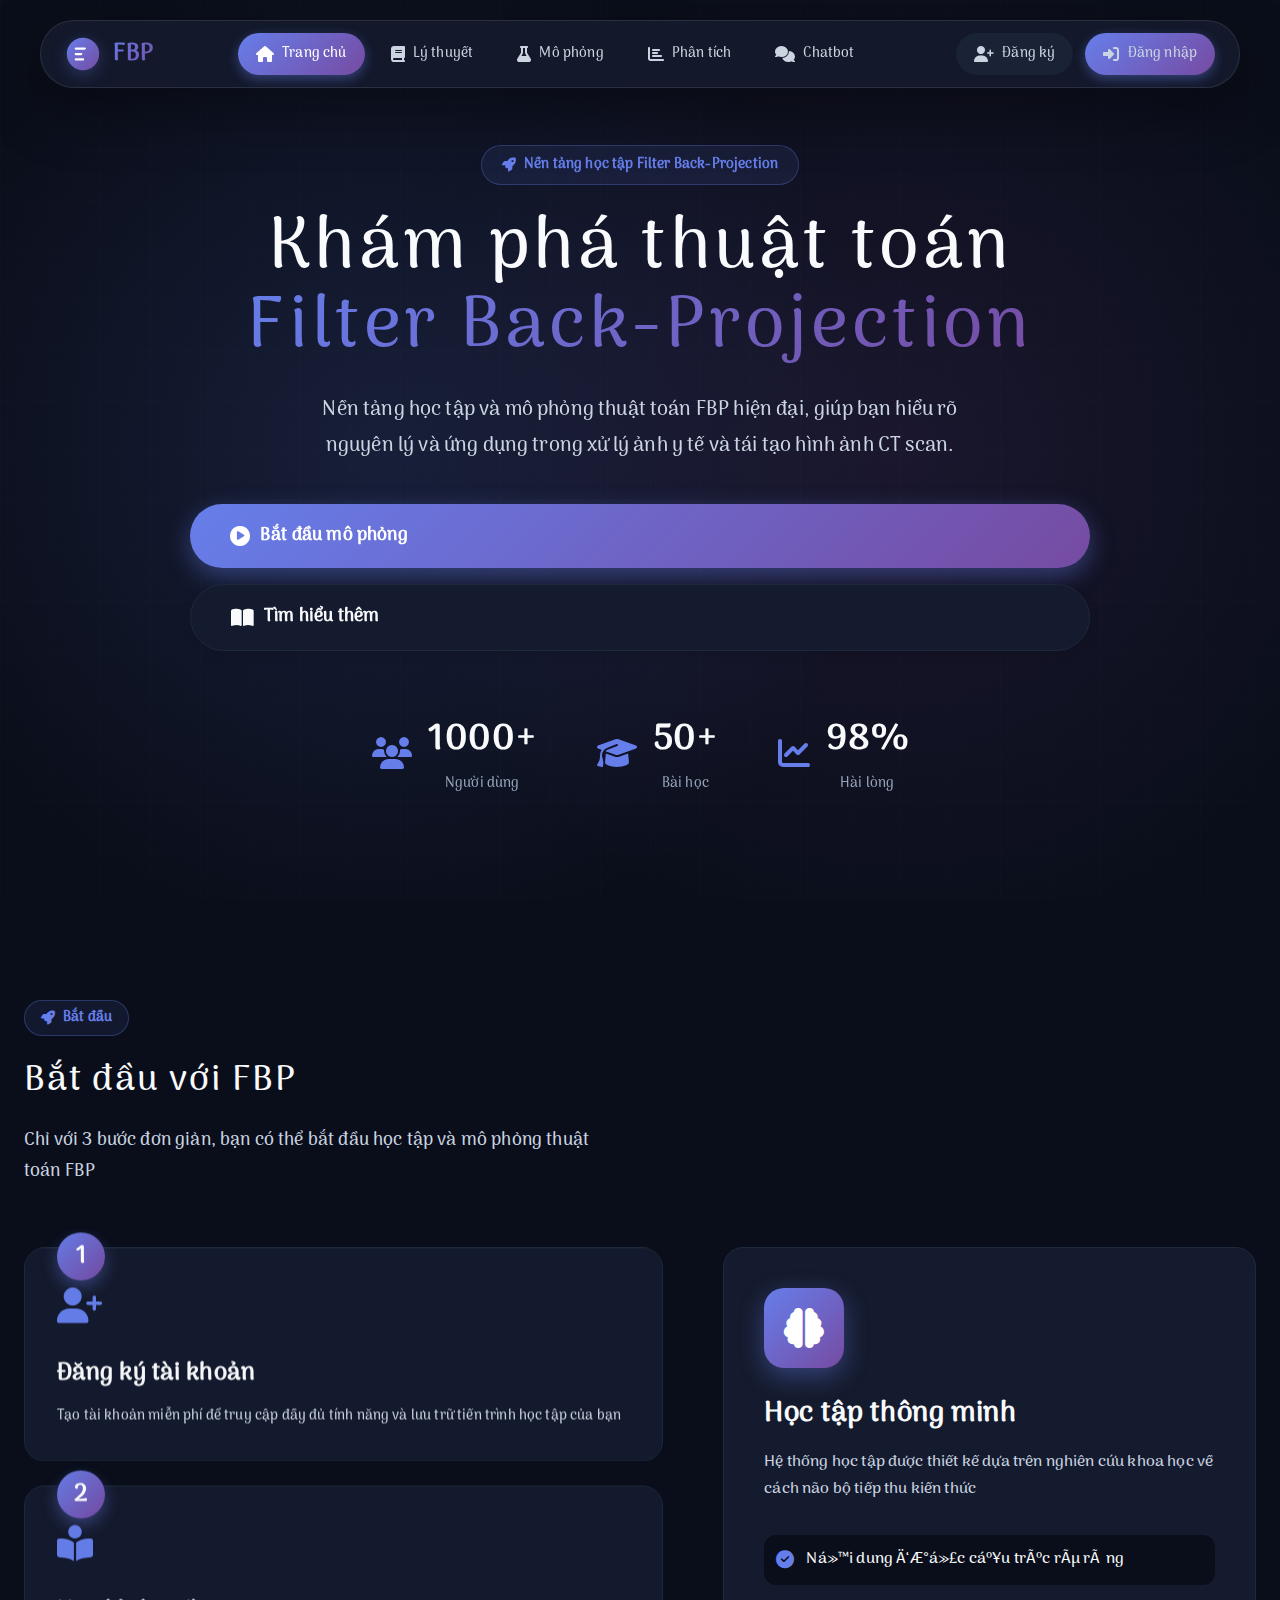
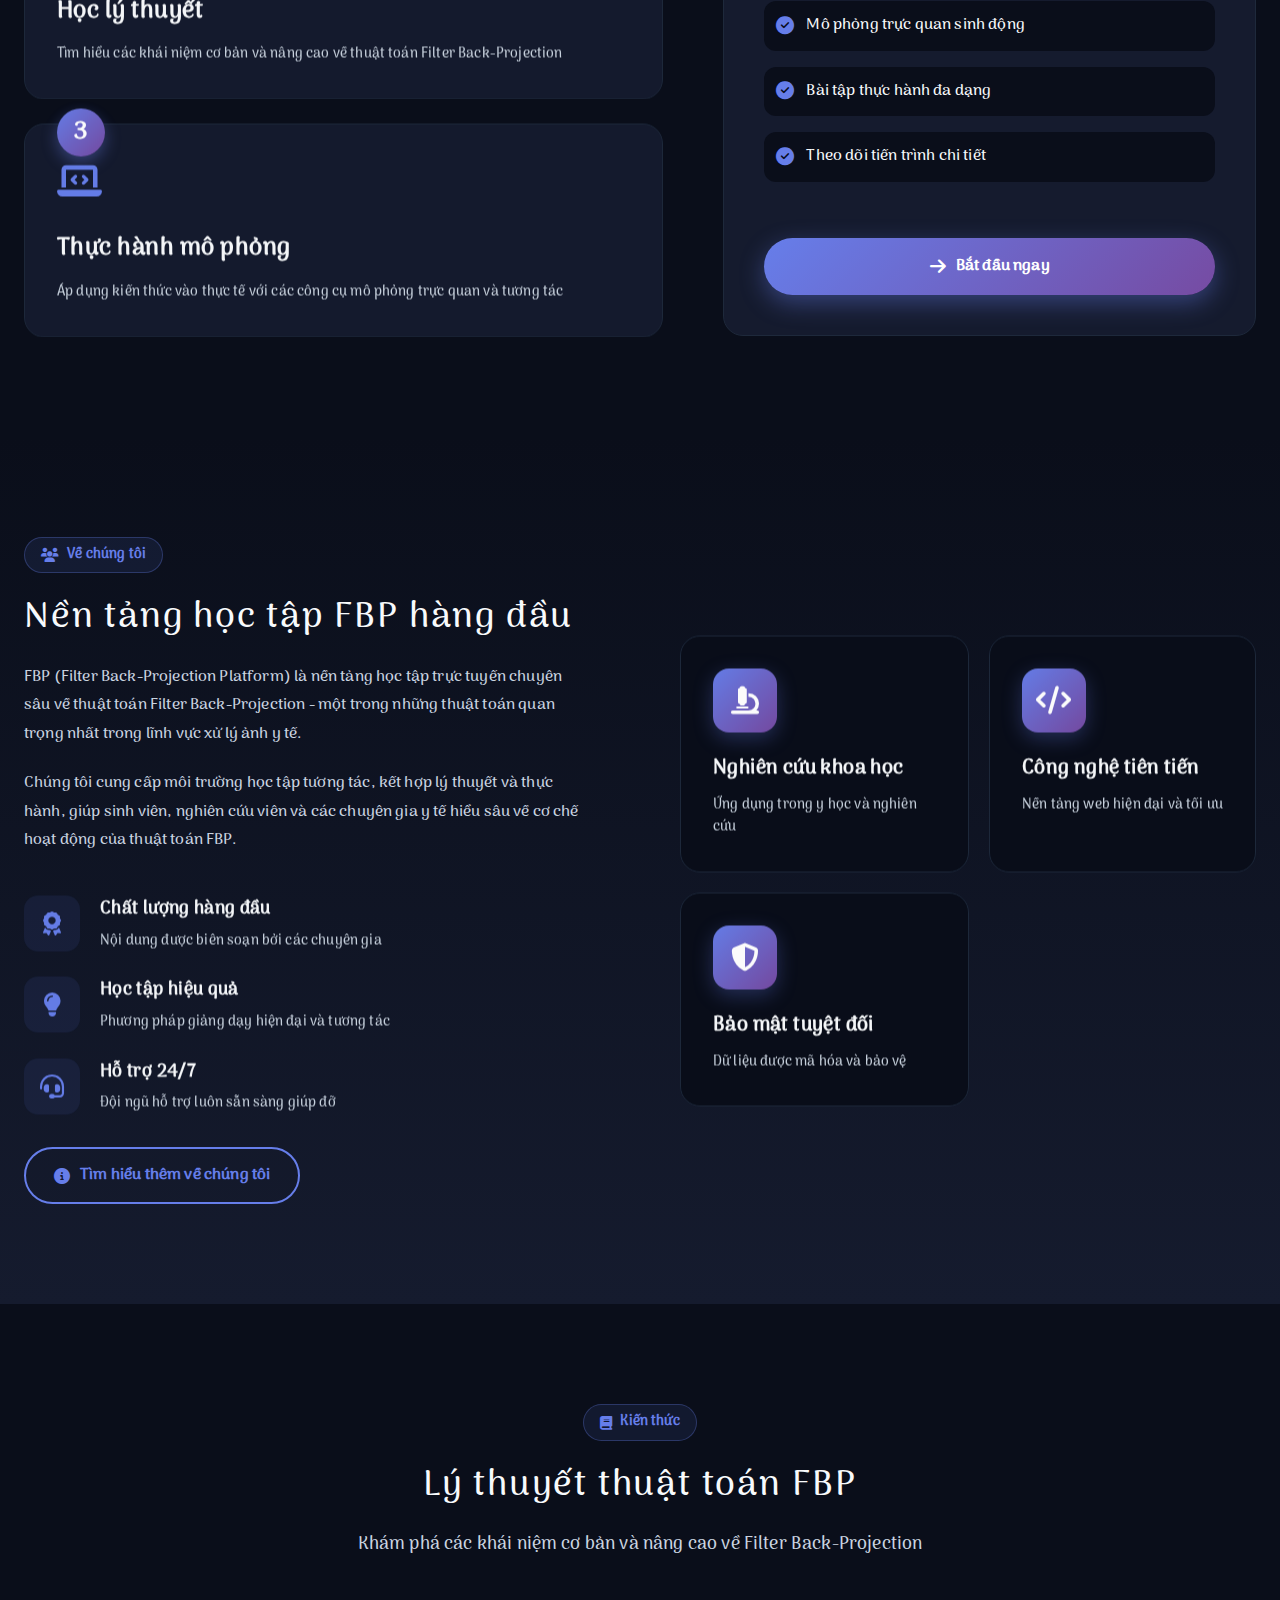
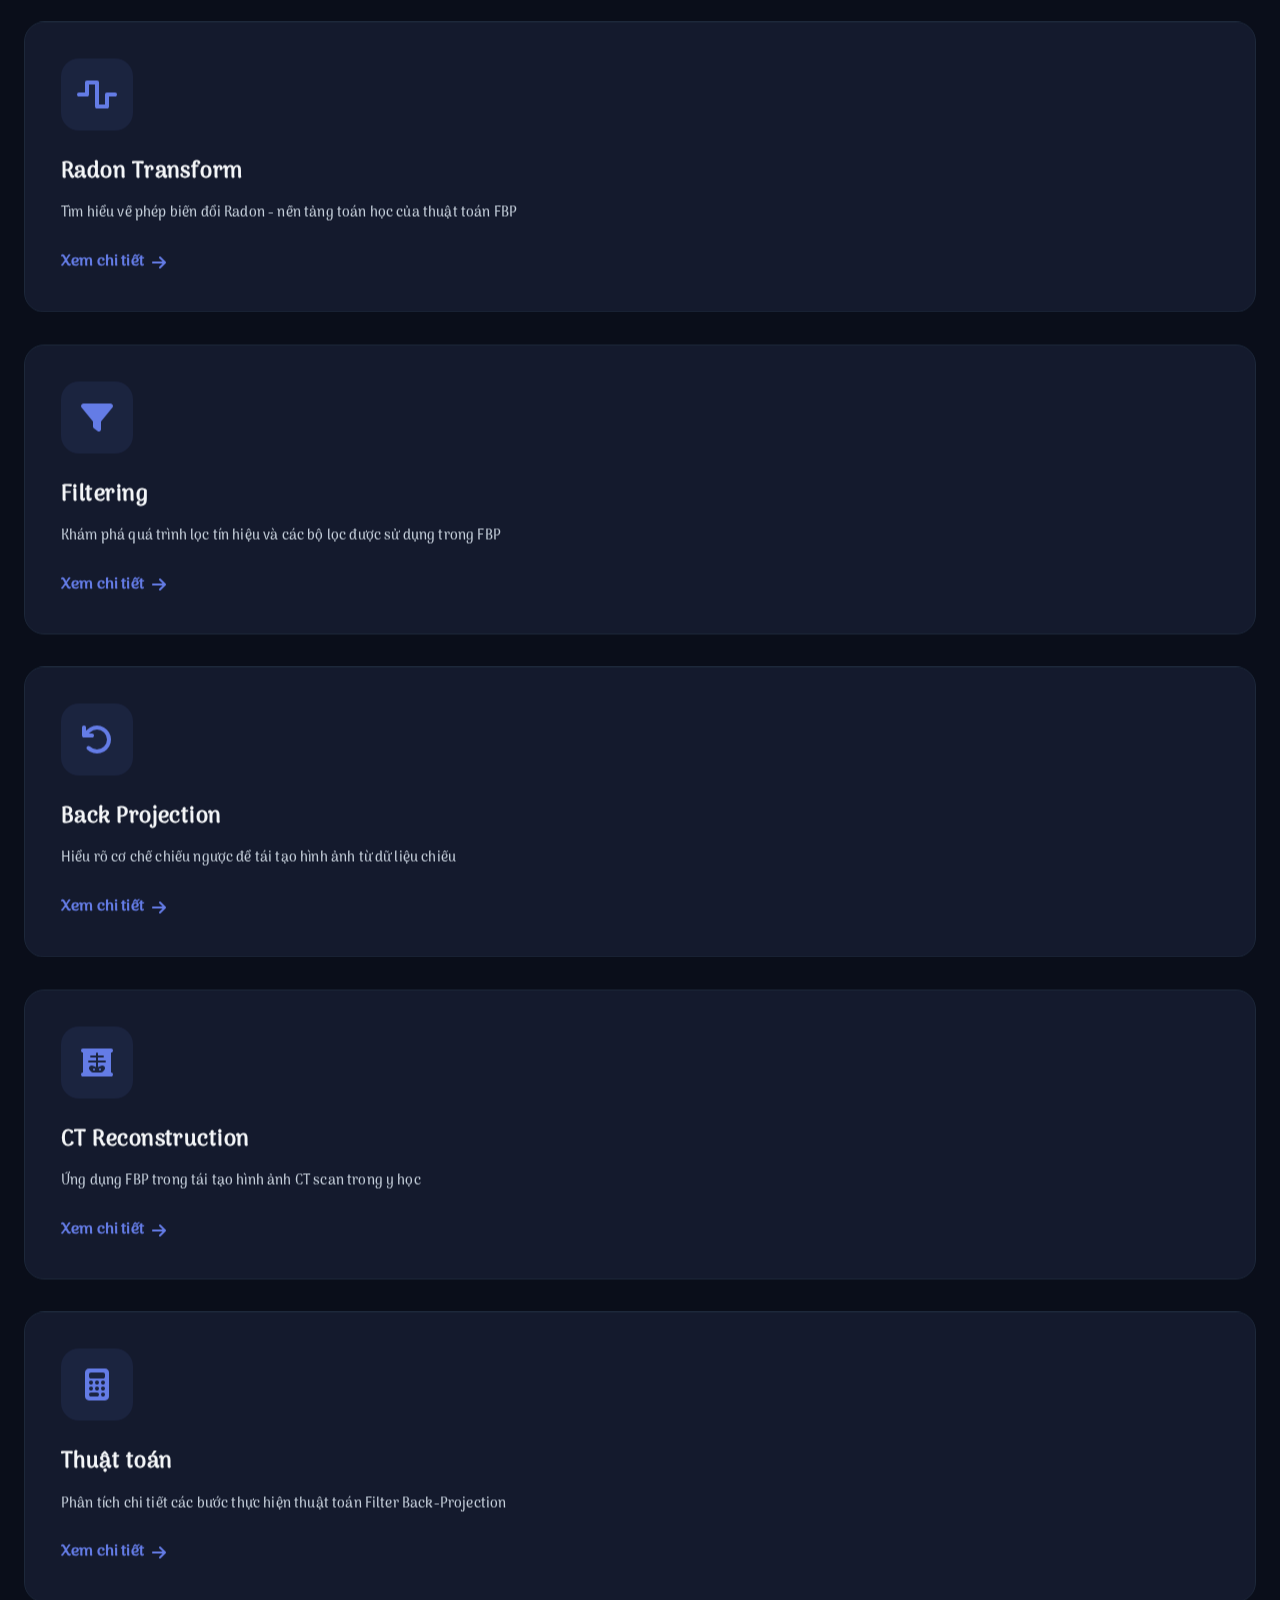
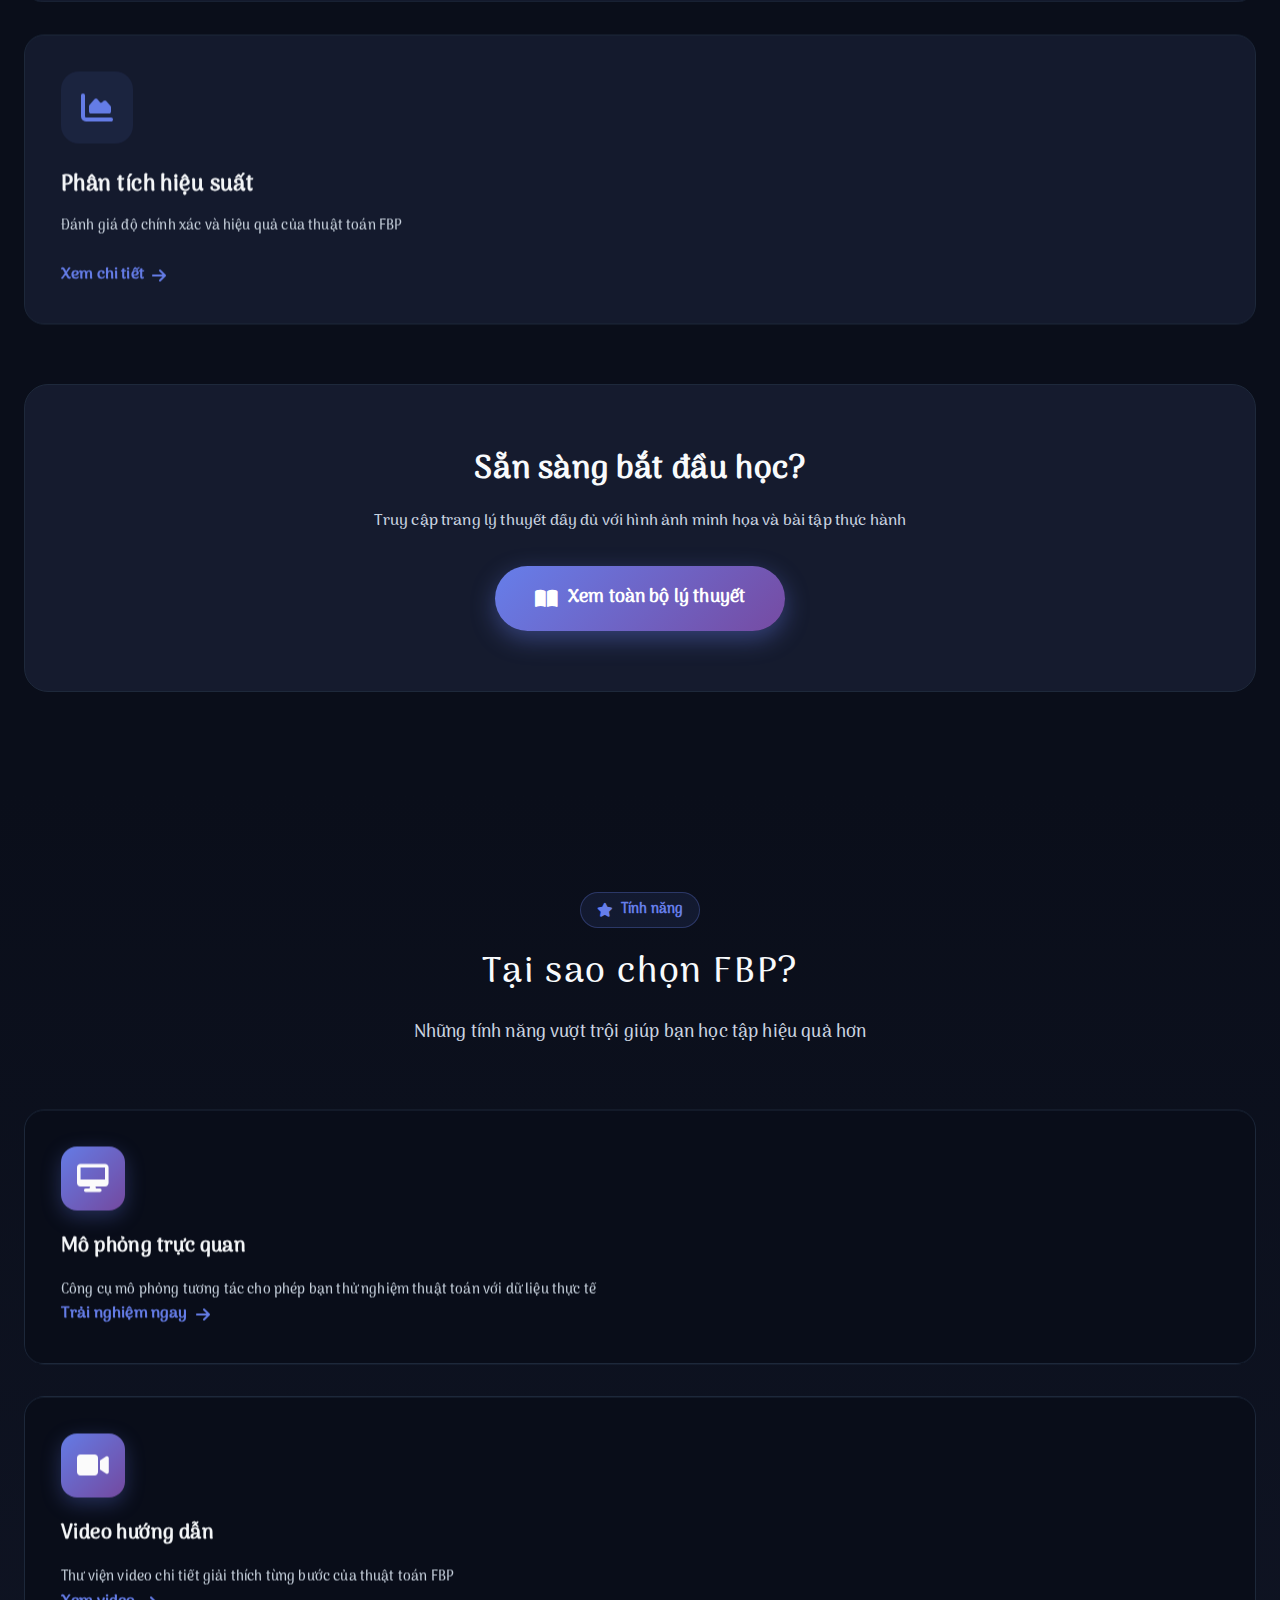
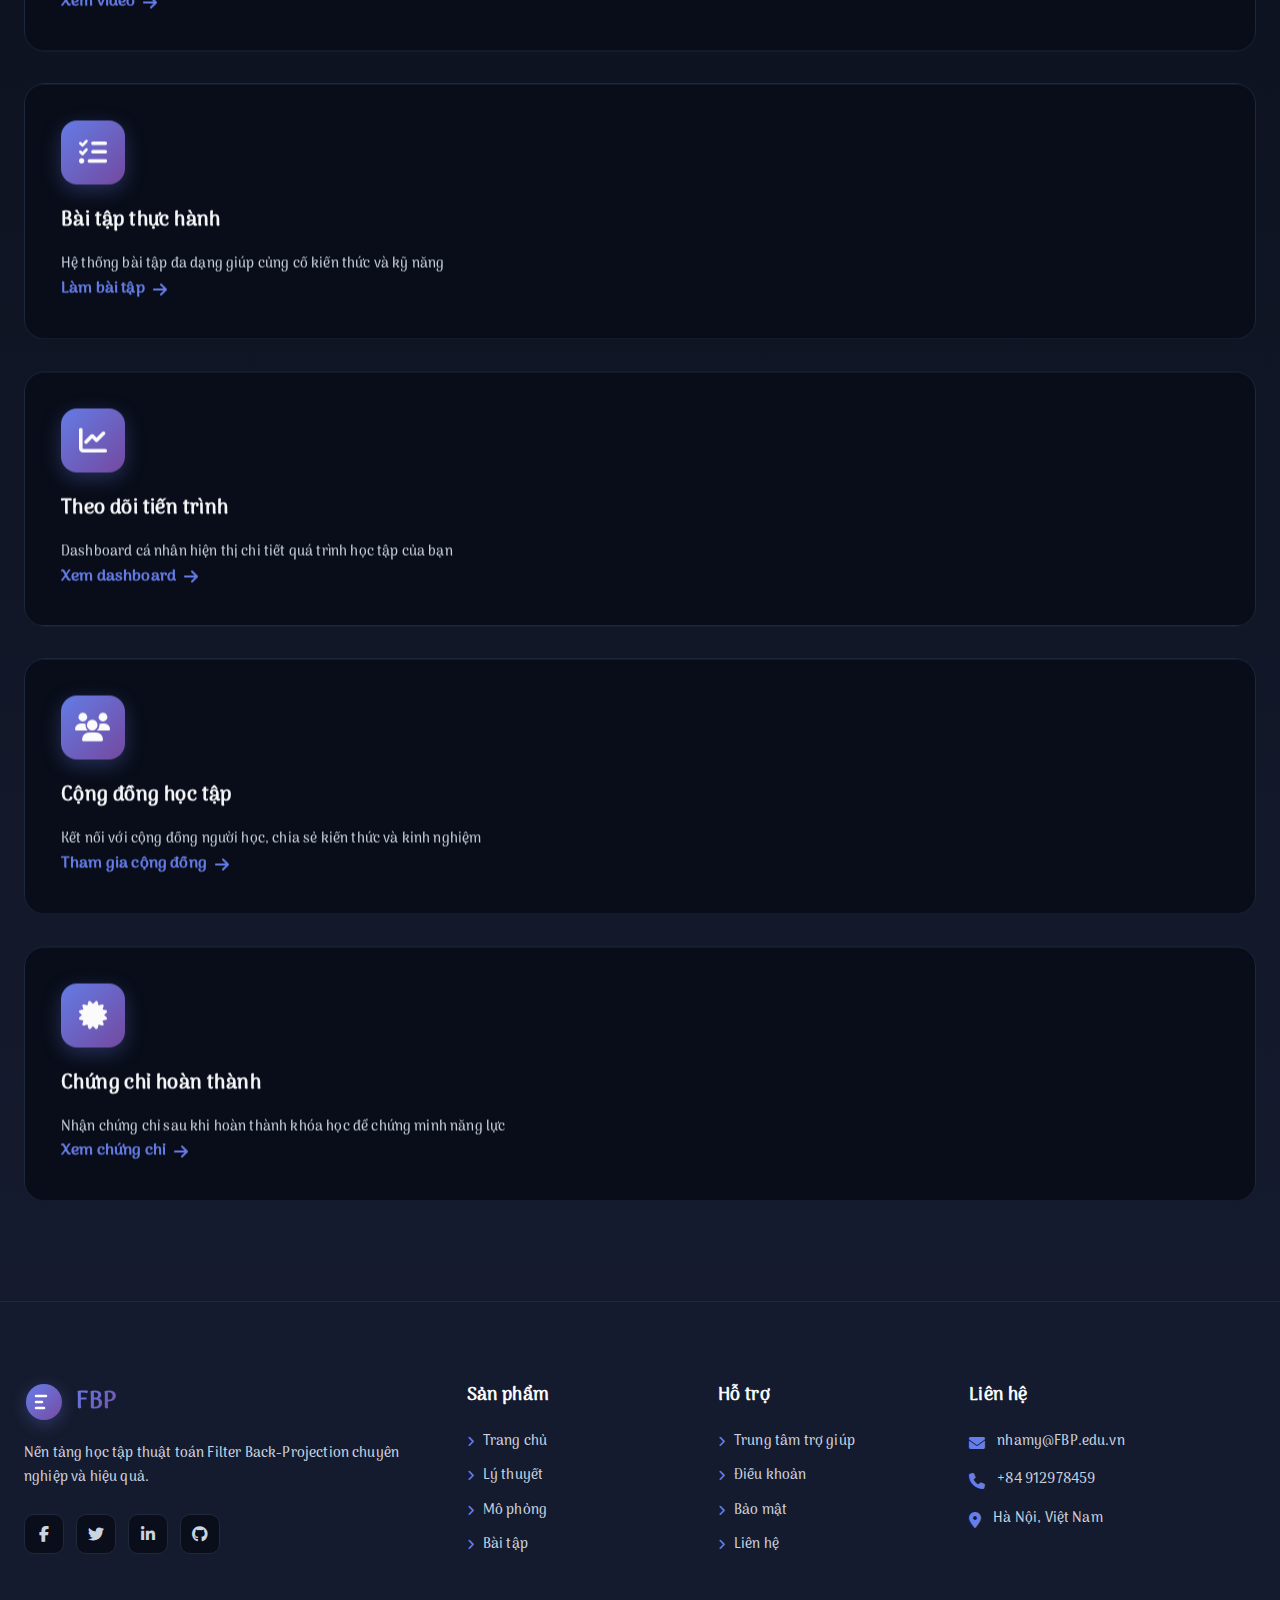
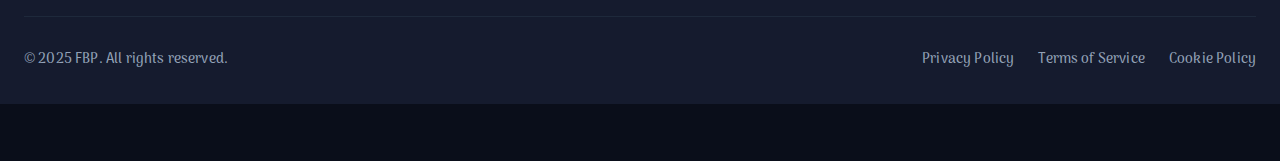
<file: index.html>
﻿<!DOCTYPE html>
<html lang="vi">
<head>
    <meta charset="UTF-8">
    <meta name="viewport" content="width=device-width, initial-scale=1.0">
    <meta http-equiv="refresh" content="0; url=pages/home/index.html">
    <title>FBP - Filter Back-Projection Platform</title>
    <link rel="stylesheet" href="assets/global-fonts.css">
    <style>
        body {
            margin: 0;
            padding: 0;
            font-family: var(--font-base);
            background: linear-gradient(135deg, #667eea 0%, #764ba2 100%);
            display: flex;
            align-items: center;
            justify-content: center;
            min-height: 100vh;
            color: white;
        }
        .loader {
            text-align: center;
        }
        .spinner {
            border: 4px solid rgba(255, 255, 255, 0.3);
            border-top: 4px solid white;
            border-radius: 50%;
            width: 50px;
            height: 50px;
            animation: spin 1s linear infinite;
            margin: 0 auto 20px;
        }
        @keyframes spin {
            0% { transform: rotate(0deg); }
            100% { transform: rotate(360deg); }
        }
        h1 {
            font-size: 32px;
            margin-bottom: 10px;
        }
        p {
            font-size: 16px;
            opacity: 0.9;
        }
    </style>
</head>
<body>
    <div class="loader">
        <div class="spinner"></div>
        <h1>FBP</h1>
        <p>Äang táº£i...</p>
    </div>
    <script>
        // Redirect immediately if meta refresh doesn't work
        setTimeout(function() {
            window.location.href = 'pages/home/index.html';
        }, 100);
    </script>
</body>
</html>
</file>
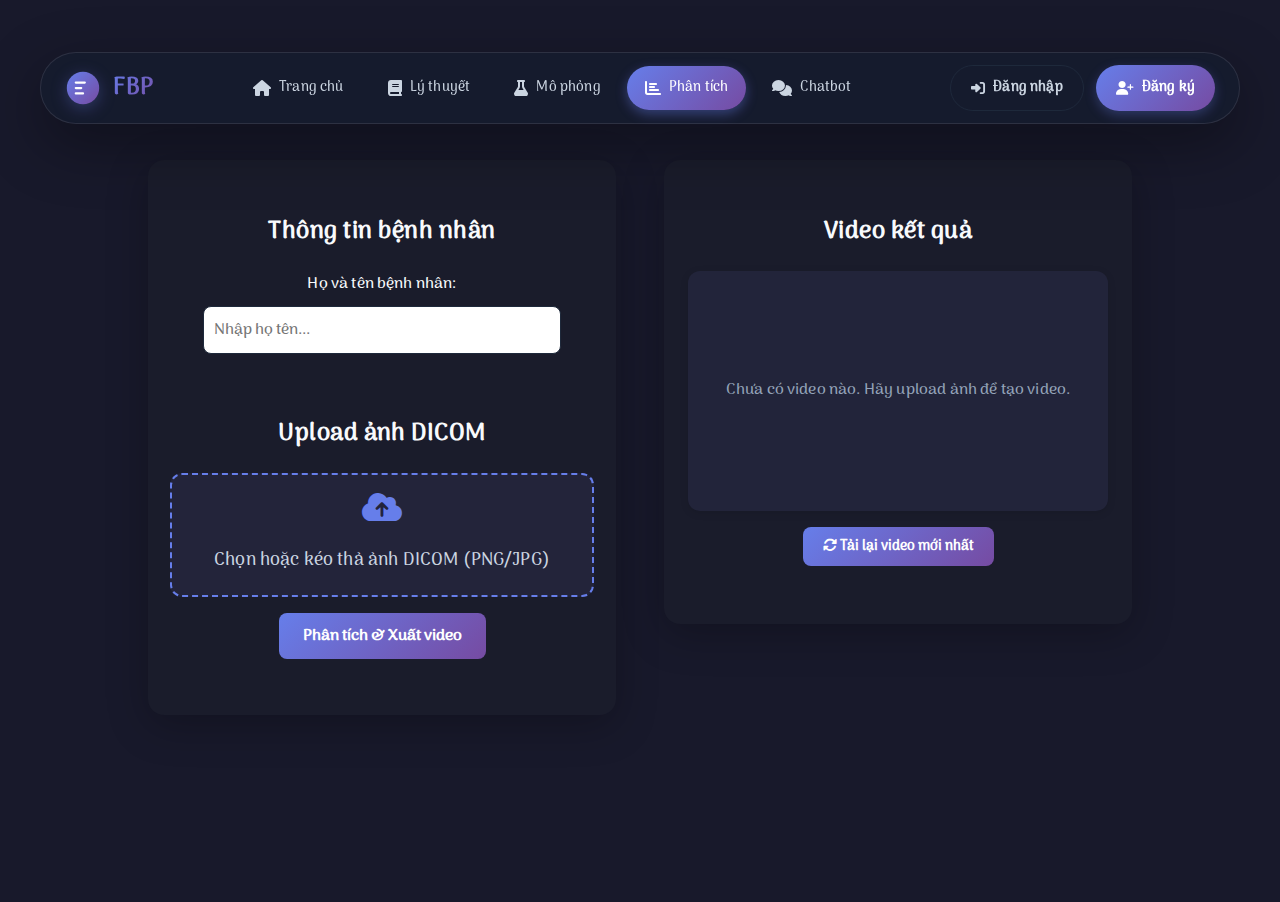
<file: pages/analysis/index.html>
﻿<!DOCTYPE html>
<html lang="en">
<head>
  <meta charset="UTF-8">
  <meta name="viewport" content="width=device-width, initial-scale=1.0">
  <title>Phân tích khối u - YOLO</title>
  <link rel="stylesheet" href="../../assets/global-fonts.css">
  <link rel="stylesheet" href="https://cdnjs.cloudflare.com/ajax/libs/font-awesome/6.5.1/css/all.min.css">
  <link rel="stylesheet" href="../../components/buttons.css" />
  <link rel="stylesheet" href="../../components/header.css" />
  <link rel="stylesheet" href="analysis.css">
</head>
<body>
    <!-- Dynamic Island Header -->
    <header class="dynamic-header" id="header">
      <div class="header-container">
        <div class="header-brand">
          <svg class="header-logo" viewBox="0 0 40 40" width="36" height="36">
            <defs>
              <linearGradient id="logoGradient" x1="0%" y1="0%" x2="100%" y2="100%">
                <stop offset="0%" style="stop-color:#667eea;stop-opacity:1" />
                <stop offset="100%" style="stop-color:#764ba2;stop-opacity:1" />
              </linearGradient>
            </defs>
            <circle cx="20" cy="20" r="18" fill="url(#logoGradient)"/>
            <path d="M12 14h10M12 20h6M12 26h8" stroke="#fff" stroke-width="2.5" stroke-linecap="round"/>
          </svg>
          <span class="header-title">FBP</span>
        </div>
        <nav class="header-nav" id="mainNav">
          <a href="../home/index.html" class="nav-link">
            <i class="fas fa-home"></i>
            <span>Trang chủ</span>
          </a>
          <a href="../theory/index.html" class="nav-link">
            <i class="fas fa-book"></i>
            <span>Lý thuyết</span>
          </a>
          <a href="../mophong/index.html" class="nav-link">
            <i class="fas fa-flask"></i>
            <span>Mô phỏng</span>
          </a>
          <a href="../analysis/index.html" class="nav-link active">
            <i class="fas fa-chart-bar"></i>
            <span>Phân tích</span>
          </a>
          <a href="../chatbot/index.html" class="nav-link">
            <i class="fas fa-comments"></i>
            <span>Chatbot</span>
          </a>
        </nav>
        <div class="header-actions">
          <a class="btn-auth btn-login" href="../auth/index.html#login">
            <i class="fas fa-sign-in-alt"></i>
            <span>Đăng nhập</span>
          </a>
          <a class="btn-auth btn-register" href="../auth/index.html#register">
            <i class="fas fa-user-plus"></i>
            <span>Đăng ký</span>
          </a>
        </div>
        <button class="menu-toggle" id="menuToggle">
          <span></span>
          <span></span>
          <span></span>
        </button>
      </div>
    </header>
  <main style="padding-top: 10%;">
    <div class="analysis-grid">
      <div class="analysis-left">
        <h2>Thông tin bệnh nhân</h2>
        <form id="patient-form">
          <label for="patient-name">Họ và tên bệnh nhân:</label>
          <input type="text" id="patient-name" name="patient-name" placeholder="Nhập họ tên..." required>
        </form>
        <h2>Upload ảnh DICOM</h2>
        <div class="upload-box" onclick="document.getElementById('image-upload').click()">
          <span class="upload-icon"><i class="fas fa-cloud-upload-alt"></i></span>
          <label for="image-upload">Chọn hoặc kéo thả ảnh DICOM (PNG/JPG)</label>
          <input type="file" id="image-upload" multiple accept="image/png,image/jpeg">
        </div>
        <button id="analyze-btn">Phân tích & Xuất video</button>
        <div id="upload-info"></div>
      </div>
      <div class="analysis-right">
        <h2>Video kết quả</h2>
        <div id="result-video" class="video-box">
          <!-- Video sẽ xuất hiện ở đây -->
        </div>
        <button id="reload-video-btn" style="margin-top: 16px; padding: 8px 20px; background: linear-gradient(135deg, #667eea 0%, #764ba2 100%); color: #fff; border: none; border-radius: 8px; font-size: 14px; font-weight: 600; cursor: pointer; transition: background 0.2s;">
          <i class="fas fa-sync-alt"></i> Tải lại video mới nhất
        </button>
      </div>
    </div>
  </main>
  <script src="analysis.js"></script>
</body>
</html>
</file>
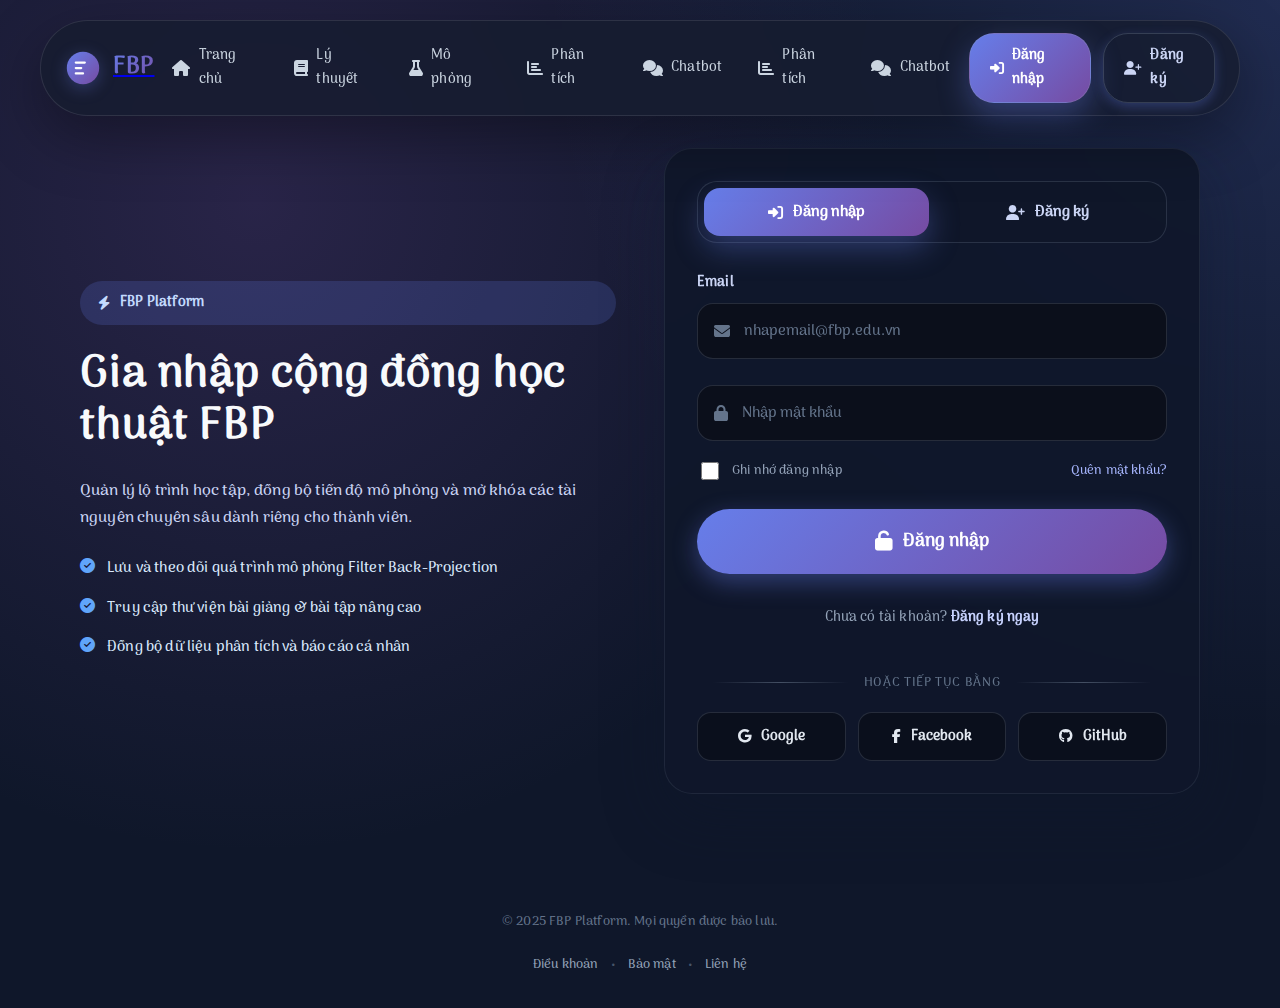
<file: pages/auth/index.html>
﻿<!doctype html>
<html lang="vi">
  <head>
    <meta charset="utf-8" />
    <meta name="viewport" content="width=device-width, initial-scale=1" />
    <title>Đăng nhập | FBP Platform</title>
    <link rel="stylesheet" href="../../assets/global-fonts.css" />
    <link rel="stylesheet" href="https://cdnjs.cloudflare.com/ajax/libs/font-awesome/6.5.1/css/all.min.css" />
    <link rel="stylesheet" href="../../components/buttons.css" />
    <link rel="stylesheet" href="../../components/header.css" />
    <link rel="stylesheet" href="auth.css" />
  </head>
  <body class="auth-page">
    <header class="dynamic-header" id="header">
      <div class="header-container">
        <a href="../home/index.html" class="header-brand">
          <svg class="header-logo" viewBox="0 0 40 40" width="36" height="36">
            <defs>
              <linearGradient id="logoGradient" x1="0%" y1="0%" x2="100%" y2="100%">
                <stop offset="0%" style="stop-color:#667eea;stop-opacity:1" />
                <stop offset="100%" style="stop-color:#764ba2;stop-opacity:1" />
              </linearGradient>
            </defs>
            <circle cx="20" cy="20" r="18" fill="url(#logoGradient)" />
            <path d="M12 14h10M12 20h6M12 26h8" stroke="#fff" stroke-width="2.5" stroke-linecap="round" />
          </svg>
          <span class="header-title">FBP</span>
        </a>

        <nav class="header-nav" id="mainNav">
          <a href="../home/index.html" class="nav-link">
            <i class="fas fa-home"></i>
            <span>Trang chủ</span>
          </a>
          <a href="../theory/index.html" class="nav-link">
            <i class="fas fa-book"></i>
            <span>Lý thuyết</span>
          </a>
          <a href="../mophong/index.html" class="nav-link">
            <i class="fas fa-flask"></i>
            <span>Mô phỏng</span>
          </a>
          <a href="../analysis/index.html" class="nav-link">
            <i class="fas fa-chart-bar"></i>
            <span>Phân tích</span>
          </a>
          <a href="../chatbot/index.html" class="nav-link">
            <i class="fas fa-comments"></i>
            <span>Chatbot</span>
          </a>
        </nav>
          </a>
          <a href="../analysis/index.html" class="nav-link">
            <i class="fas fa-chart-bar"></i>
            <span>Phân tích</span>
          </a>
          <a href="../chatbot/index.html" class="nav-link">
            <i class="fas fa-comments"></i>
            <span>Chatbot</span>
          </a>
        </nav>

        <div class="header-actions">
          <a class="btn-auth btn-login" href="#login">
            <i class="fas fa-sign-in-alt"></i>
            <span>Đăng nhập</span>
          </a>
          <a class="btn-auth btn-register" href="#register">
            <i class="fas fa-user-plus"></i>
            <span>Đăng ký</span>
          </a>
        </div>

        <button class="menu-toggle" id="menuToggle" aria-label="Menu">
          <span></span>
          <span></span>
          <span></span>
        </button>
      </div>
    </header>

    <main class="auth-main">
      <div class="auth-container">
        <section class="auth-info">
          <span class="auth-badge">
            <i class="fas fa-bolt"></i>
            <span>FBP Platform</span>
          </span>
          <h1>Gia nhập cộng đồng học thuật FBP</h1>
          <p>
            Quản lý lộ trình học tập, đồng bộ tiến độ mô phỏng và mở khóa các tài nguyên chuyên sâu dành riêng cho thành viên.
          </p>
          <ul class="auth-benefits">
            <li>
              <i class="fas fa-check-circle"></i>
              Lưu và theo dõi quá trình mô phỏng Filter Back-Projection
            </li>
            <li>
              <i class="fas fa-check-circle"></i>
              Truy cập thư viện bài giảng & bài tập nâng cao
            </li>
            <li>
              <i class="fas fa-check-circle"></i>
              Đồng bộ dữ liệu phân tích và báo cáo cá nhân
            </li>
          </ul>
        </section>

        <section class="auth-card">
          <div class="auth-tabs" role="tablist">
            <button class="auth-tab active" data-target="login" type="button" role="tab" aria-controls="loginPanel" aria-selected="true">
              <i class="fas fa-sign-in-alt"></i>
              <span>Đăng nhập</span>
            </button>
            <button class="auth-tab" data-target="register" type="button" role="tab" aria-controls="registerPanel" aria-selected="false">
              <i class="fas fa-user-plus"></i>
              <span>Đăng ký</span>
            </button>
          </div>

          <div class="auth-forms">
            <form id="loginForm" class="auth-form active" data-form="login" aria-labelledby="loginPanel">
              <div class="form-group">
                <label for="loginEmail">Email</label>
                <div class="input-wrapper">
                  <i class="fas fa-envelope"></i>
                  <input type="email" id="loginEmail" name="loginEmail" placeholder="nhapemail@fbp.edu.vn" required />
                </div>
              </div>
              <div class="form-group">
                <label for="loginPassword"></label>
                <div class="input-wrapper">
                  <i class="fas fa-lock"></i>
                  <input type="password" id="loginPassword" name="loginPassword" placeholder="Nhập mật khẩu" required minlength="6" />
                </div>
              </div>
              <div class="form-options">
                <label class="checkbox">
                  <input type="checkbox" name="rememberMe" />
                  <span>Ghi nhớ đăng nhập</span>
                </label>
                <a href="#" class="link-muted">Quên mật khẩu?</a>
              </div>
              <button type="submit" class="btn-primary btn-large auth-submit">
                <i class="fas fa-unlock"></i>
                <span>Đăng nhập</span>
              </button>
              <p class="auth-switch">
                Chưa có tài khoản?
                <a href="#register" class="switch-link">Đăng ký ngay</a>
              </p>
            </form>

            <form id="registerForm" class="auth-form" data-form="register" aria-labelledby="registerPanel">
              <div class="form-group">
                <label for="registerName">Họ và tên</label>
                <div class="input-wrapper">
                  <i class="fas fa-user"></i>
                  <input type="text" id="registerName" name="registerName" placeholder="Nguyễn Văn A" required />
                </div>
              </div>
              <div class="form-group">
                <label for="registerEmail">Email</label>
                <div class="input-wrapper">
                  <i class="fas fa-envelope"></i>
                  <input type="email" id="registerEmail" name="registerEmail" placeholder="nhapemail@fbp.edu.vn" required />
                </div>
              </div>
              <div class="form-group">
                <label for="registerPassword">Mật khẩu</label>
                <div class="input-wrapper">
                  <i class="fas fa-lock"></i>
                  <input type="password" id="registerPassword" name="registerPassword" placeholder="Tối thiểu 8 ký tự" required minlength="8" />
                </div>
              </div>
              <div class="form-group">
                <label for="registerConfirm">Xác nhận mật khẩu</label>
                <div class="input-wrapper">
                  <i class="fas fa-lock"></i>
                  <input type="password" id="registerConfirm" name="registerConfirm" placeholder="Nhập lại mật khẩu" required minlength="8" />
                </div>
              </div>
              <div class="form-options column">
                <label class="checkbox">
                  <input type="checkbox" name="terms" required />
                  <span>Tôi đồng ý với điều khoản sử dụng</span>
                </label>
              </div>
              <button type="submit" class="btn-register btn-large auth-submit">
                <i class="fas fa-user-check"></i>
                <span>Tạo tài khoản</span>
              </button>
              <p class="auth-switch">
                Đã có tài khoản?
                <a href="#login" class="switch-link">Đăng nhập</a>
              </p>
            </form>
          </div>

          <div class="auth-divider">
            <span>Hoặc tiếp tục bằng</span>
          </div>

          <div class="social-login">
            <button type="button" class="social-btn">
              <i class="fab fa-google"></i>
              Google
            </button>
            <button type="button" class="social-btn">
              <i class="fab fa-facebook-f"></i>
              Facebook
            </button>
            <button type="button" class="social-btn">
              <i class="fab fa-github"></i>
              GitHub
            </button>
          </div>
        </section>
      </div>
    </main>

    <footer class="auth-footer">
      <p>&copy; 2025 FBP Platform. Mọi quyền được bảo lưu.</p>
      <div class="footer-links">
        <a href="#">Điều khoản</a>
        <span class="dot">•</span>
        <a href="#">Bảo mật</a>
        <span class="dot">•</span>
        <a href="../contact/index.html">Liên hệ</a>
      </div>
    </footer>

    <script src="auth.js"></script>
  </body>
</html>
</file>
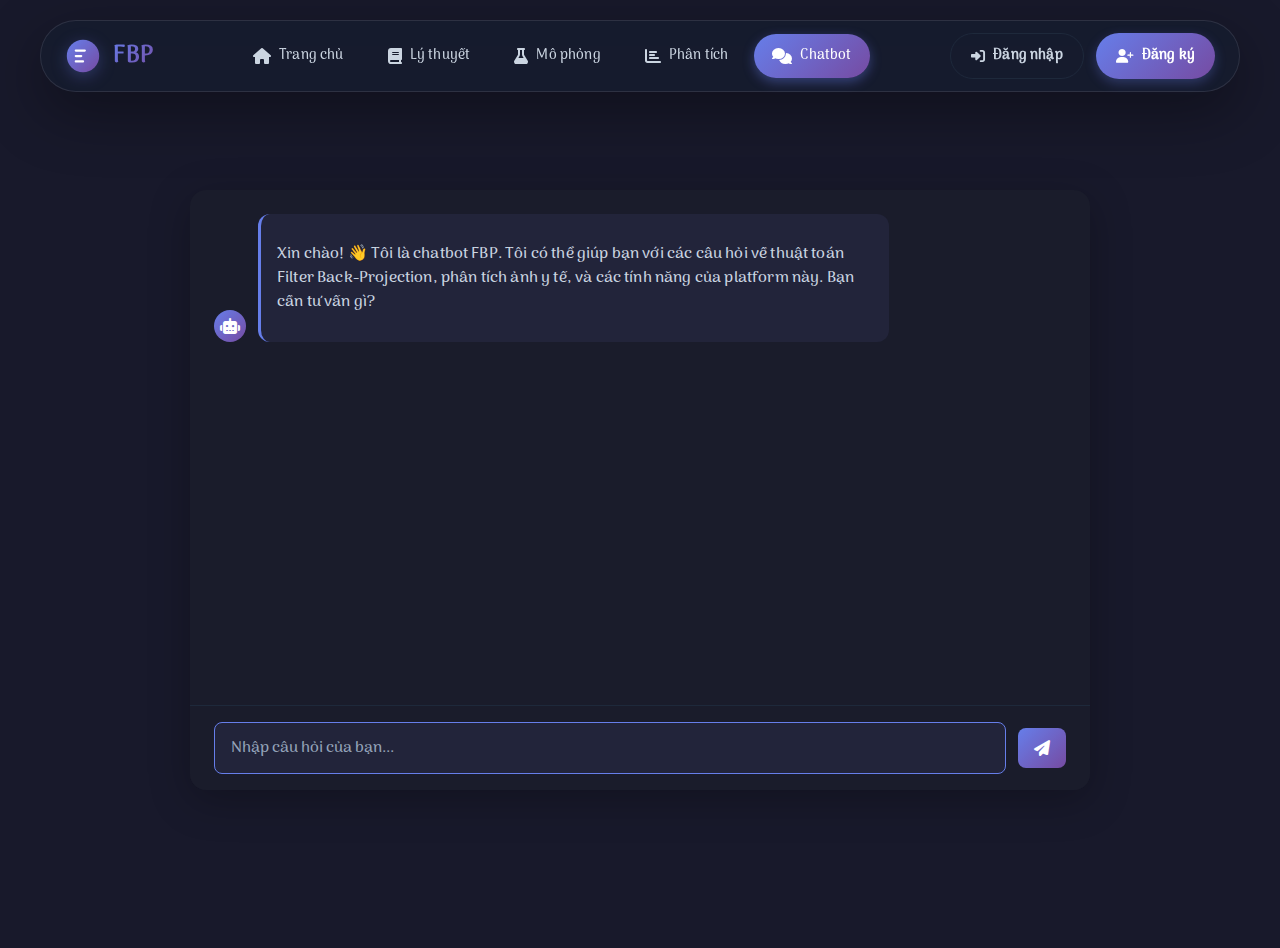
<file: pages/chatbot/index.html>
﻿<!DOCTYPE html>
<html lang="en">
<head>
  <meta charset="UTF-8">
  <meta name="viewport" content="width=device-width, initial-scale=1.0">
  <title>Chatbot - FBP</title>
  <link rel="stylesheet" href="../../assets/global-fonts.css">
  <link rel="stylesheet" href="https://cdnjs.cloudflare.com/ajax/libs/font-awesome/6.5.1/css/all.min.css">
  <link rel="stylesheet" href="../../components/buttons.css" />
  <link rel="stylesheet" href="../../components/header.css" />
  <link rel="stylesheet" href="chatbot.css">
</head>
<body>
  <!-- Header -->
  <header class="dynamic-header" id="header">
    <div class="header-container">
      <div class="header-brand">
        <svg class="header-logo" viewBox="0 0 40 40" width="36" height="36">
          <defs>
            <linearGradient id="logoGradient" x1="0%" y1="0%" x2="100%" y2="100%">
              <stop offset="0%" style="stop-color:#667eea;stop-opacity:1" />
              <stop offset="100%" style="stop-color:#764ba2;stop-opacity:1" />
            </linearGradient>
          </defs>
          <circle cx="20" cy="20" r="18" fill="url(#logoGradient)"/>
          <path d="M12 14h10M12 20h6M12 26h8" stroke="#fff" stroke-width="2.5" stroke-linecap="round"/>
        </svg>
        <span class="header-title">FBP</span>
      </div>
      <nav class="header-nav" id="mainNav">
        <a href="../home/index.html" class="nav-link">
          <i class="fas fa-home"></i>
          <span>Trang chủ</span>
       
        </a>
        <a href="../theory/index.html" class="nav-link">
          <i class="fas fa-book"></i>
          <span>Lý thuyết</span>
        </a>
        <a href="../mophong/index.html" class="nav-link">
          <i class="fas fa-flask"></i>
          <span>Mô phỏng</span>
        </a>
        <a href="../analysis/index.html" class="nav-link">
          <i class="fas fa-chart-bar"></i>
          <span>Phân tích</span>
        </a>
        <a href="../chatbot/index.html" class="nav-link active">
          <i class="fas fa-comments"></i>
          <span>Chatbot</span>
        </a>
      </nav>
      <div class="header-actions">
        <a class="btn-auth btn-login" href="../auth/index.html#login">
          <i class="fas fa-sign-in-alt"></i>
          <span>Đăng nhập</span>
        </a>
        <a class="btn-auth btn-register" href="../auth/index.html#register">
          <i class="fas fa-user-plus"></i>
          <span>Đăng ký</span>
        </a>
      </div>
      <button class="menu-toggle" id="menuToggle">
        <span></span>
        <span></span>
        <span></span>
      </button>
    </div>
  </header>

  <!-- Main Content -->
  <main>
    <div class="chatbot-container">
      <!-- Chat Messages -->
      <div class="chat-messages" id="chatMessages">
        <div class="message bot-message">
          <div class="message-avatar">
            <i class="fas fa-robot"></i>
          </div>
          <div class="message-content">
            <p>Xin chào! 👋 Tôi là chatbot FBP. Tôi có thể giúp bạn với các câu hỏi về thuật toán Filter Back-Projection, phân tích ảnh y tế, và các tính năng của platform này. Bạn cần tư vấn gì?</p>
          </div>
        </div>
      </div>

      <!-- Chat Input -->
      <div class="chat-input-area">
        <form id="chatForm" class="chat-input-form">
          <input 
            type="text" 
            id="messageInput" 
            class="chat-input" 
            placeholder="Nhập câu hỏi của bạn..." 
            autocomplete="off"
            required
          >
          <button type="submit" class="send-btn">
            <i class="fas fa-paper-plane"></i>
          </button>
        </form>
      </div>
    </div>
  </main>

  <script src="chatbot.js"></script>
</body>
</html>
</file>
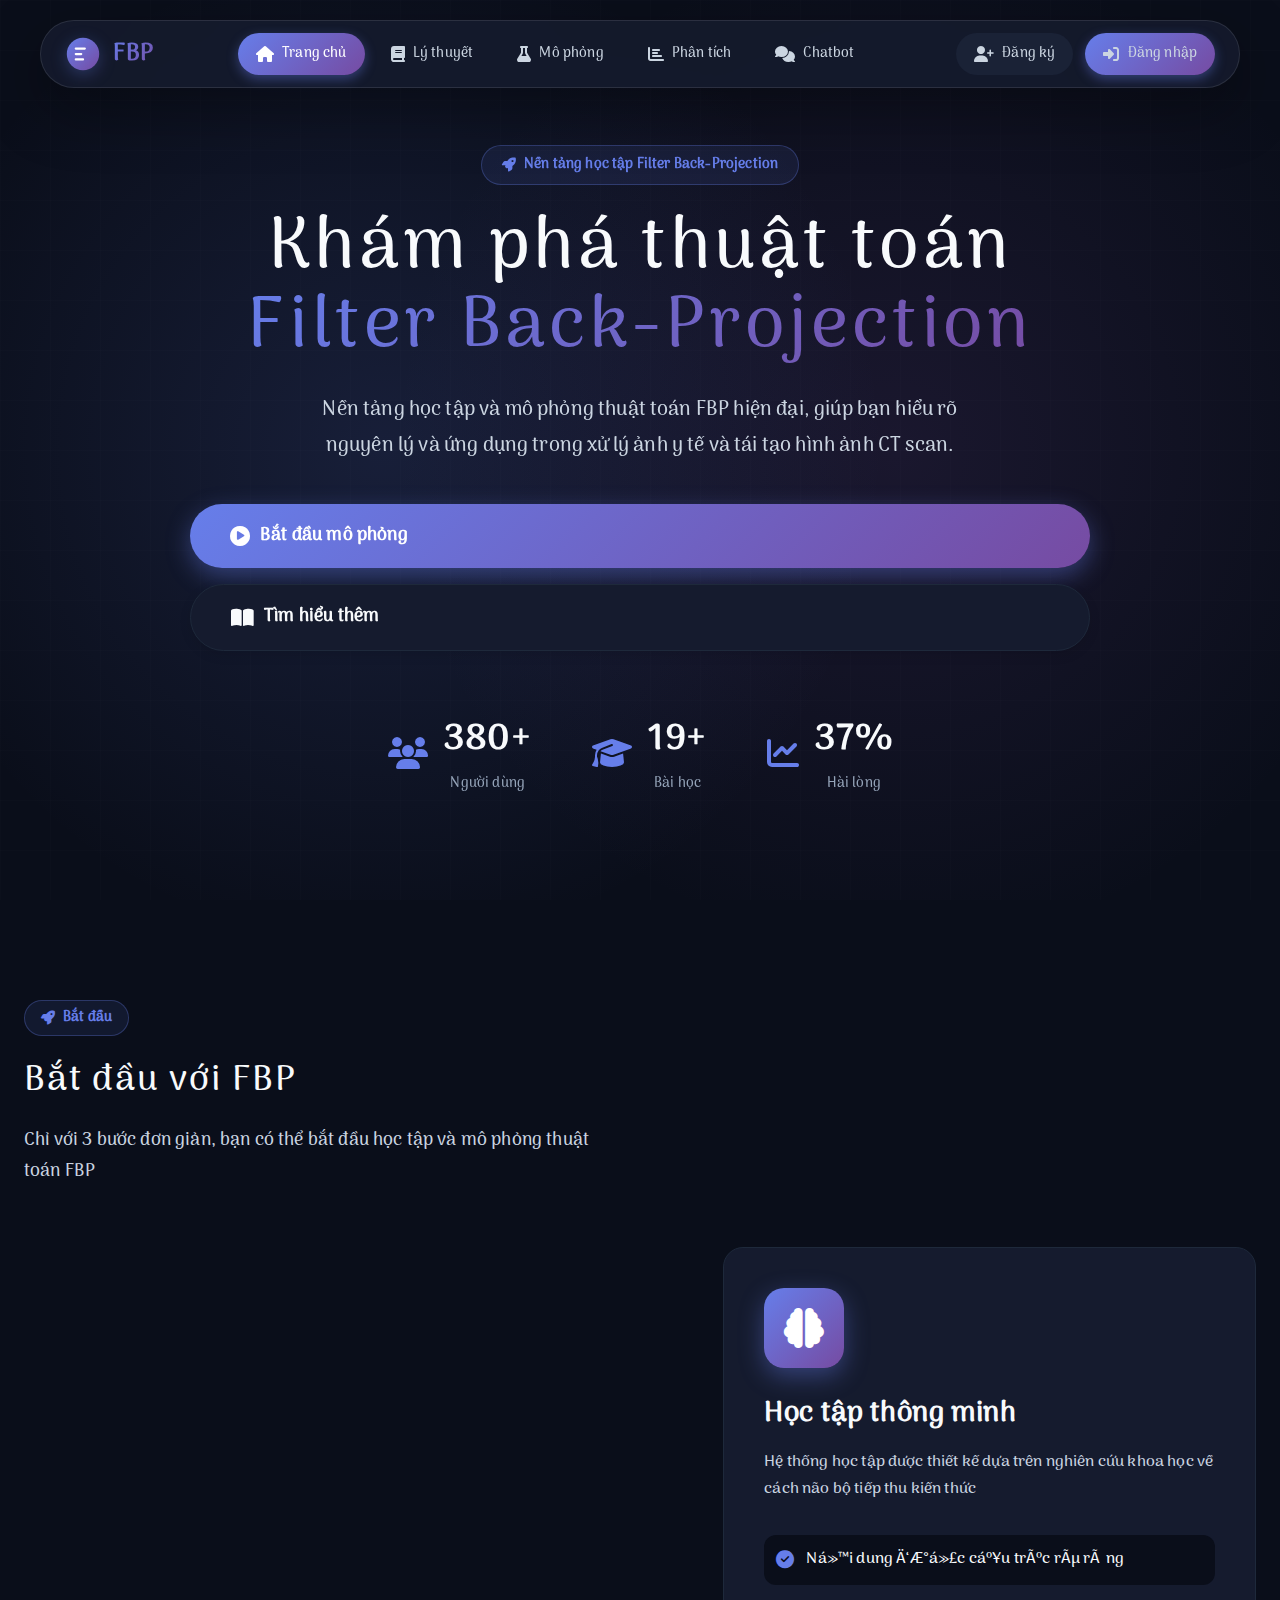
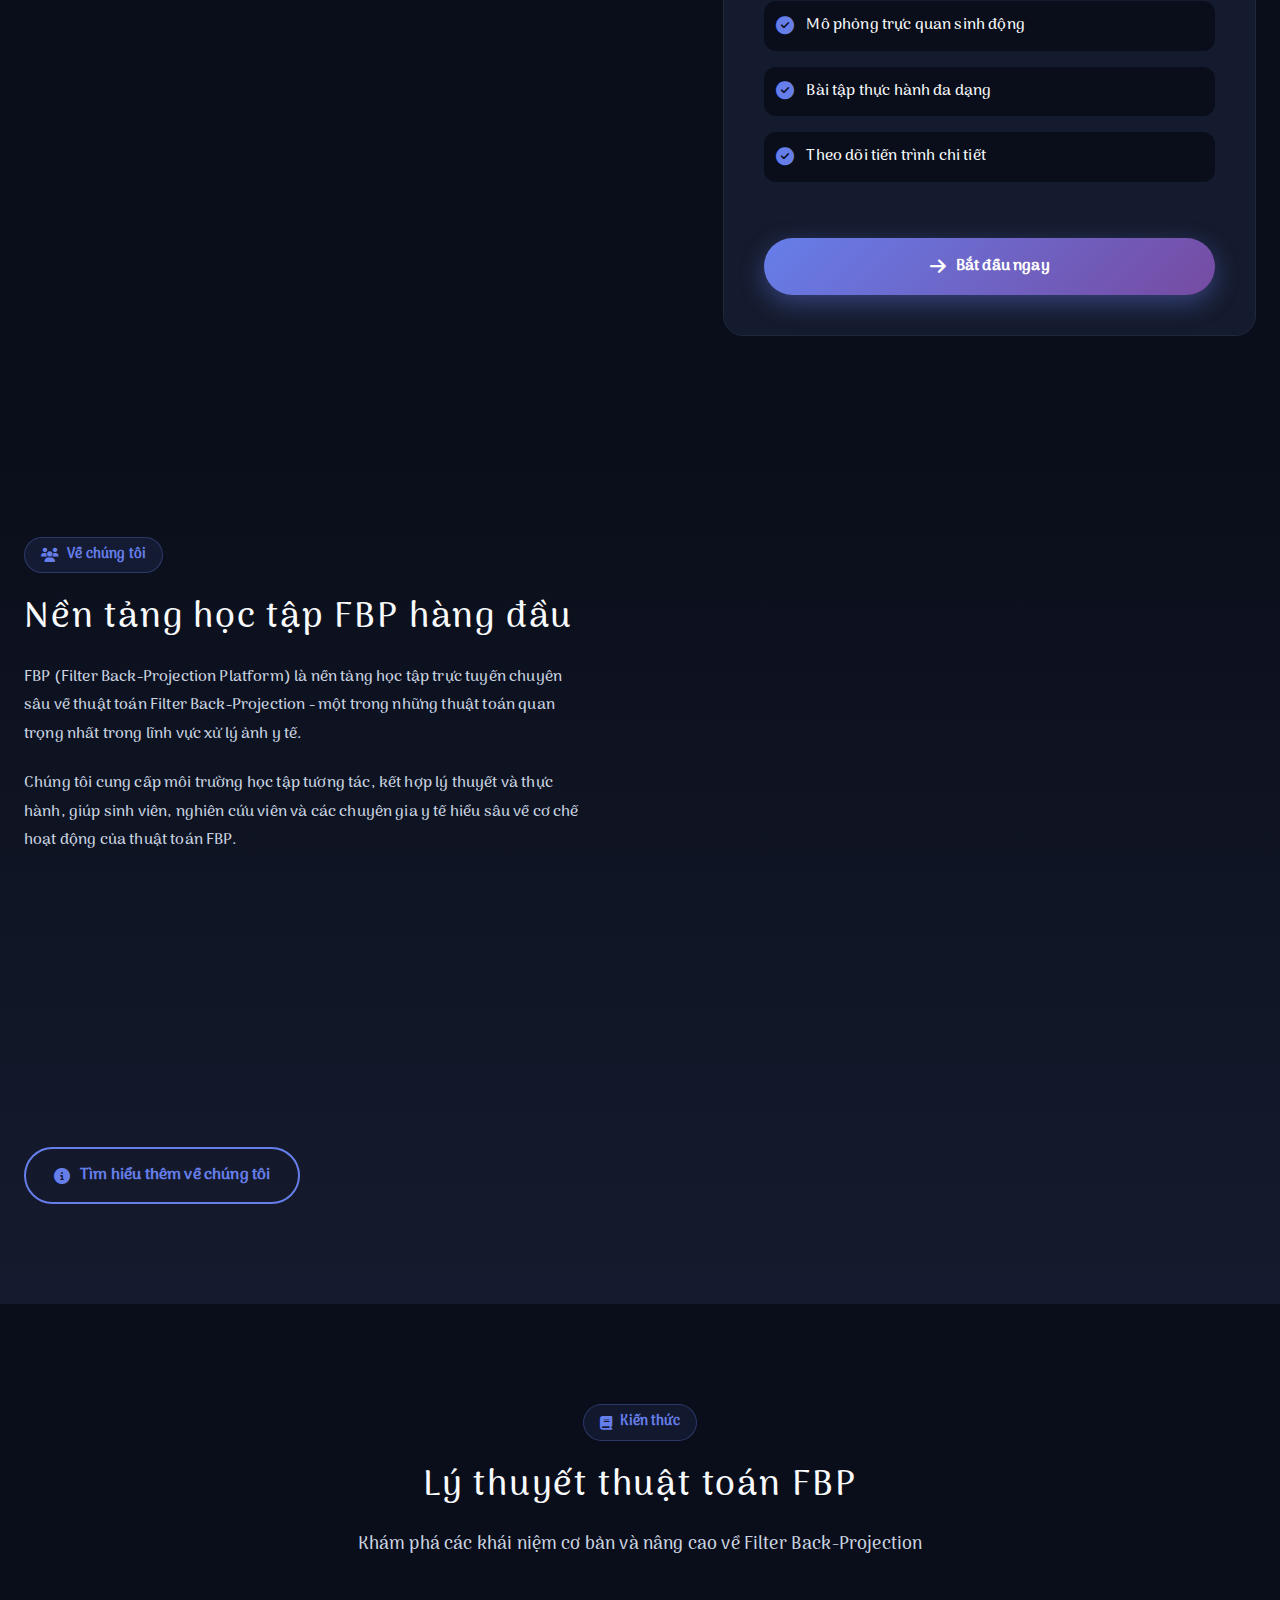
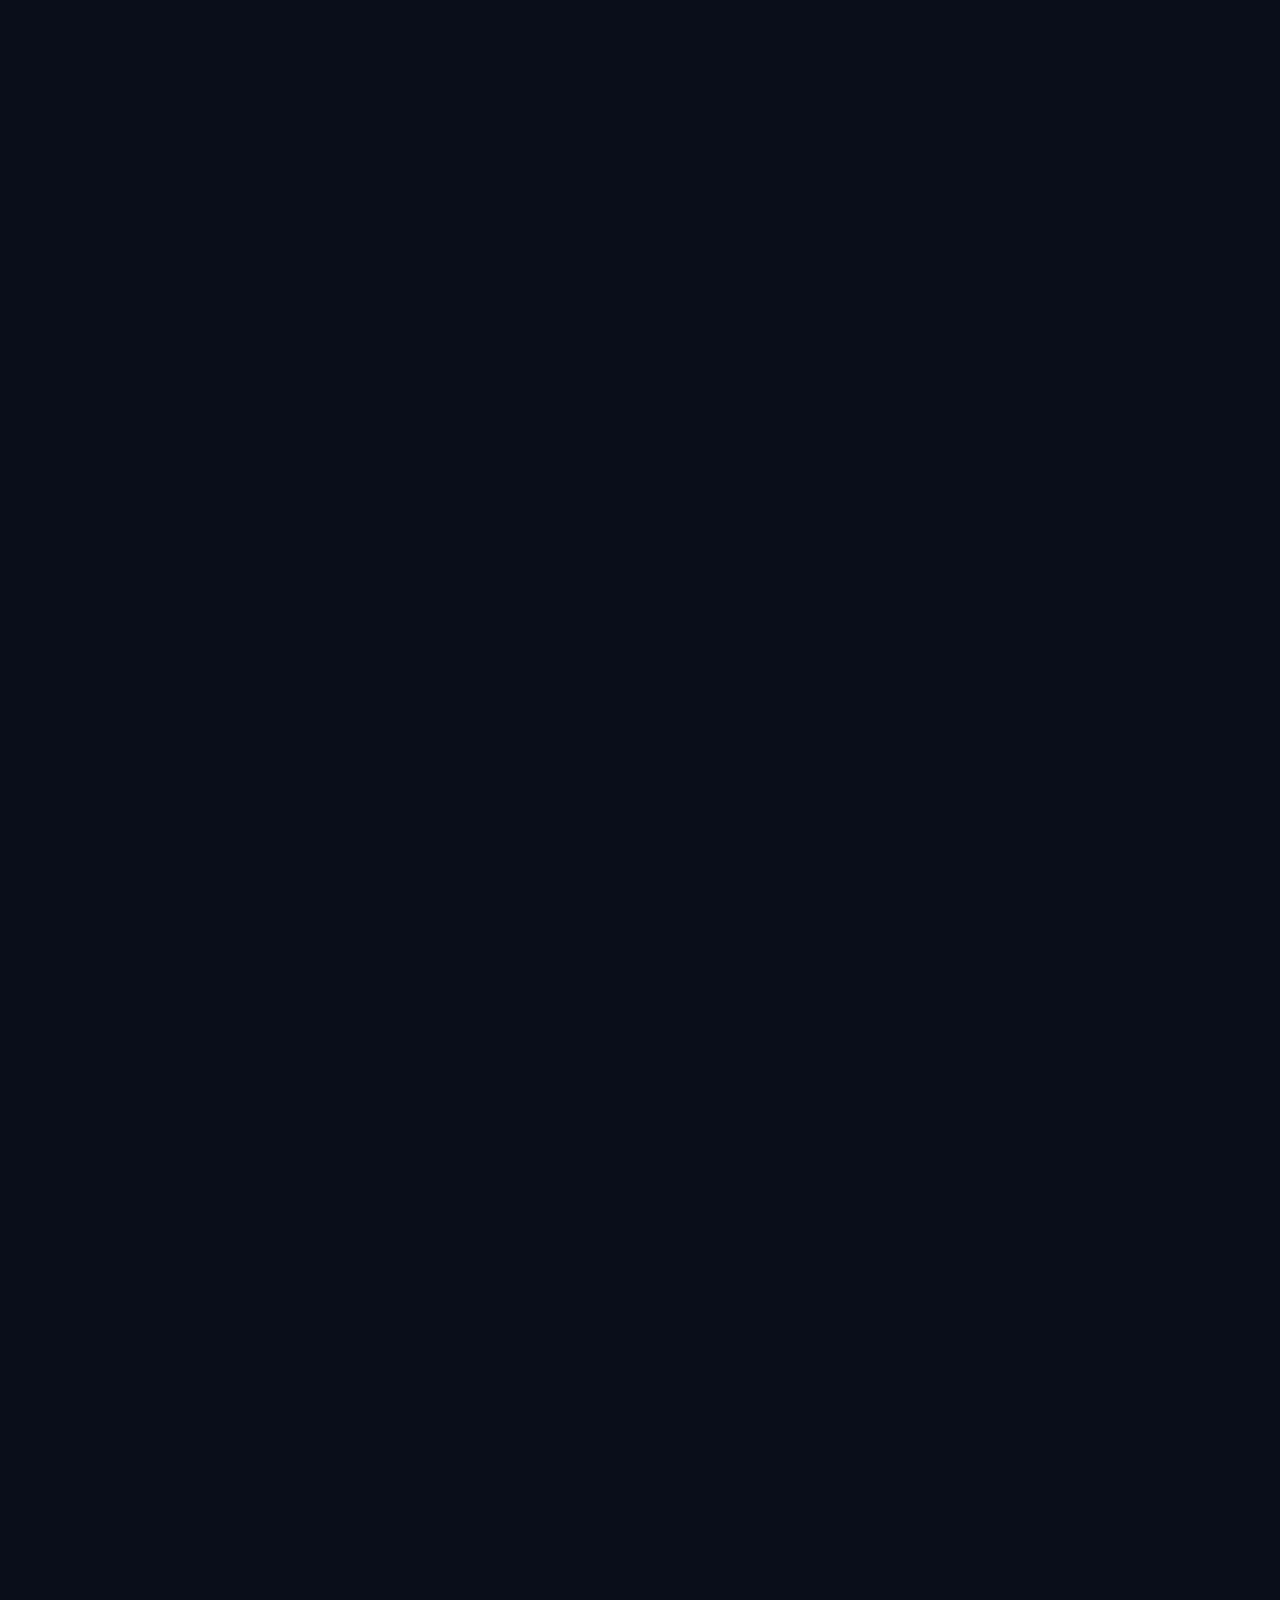
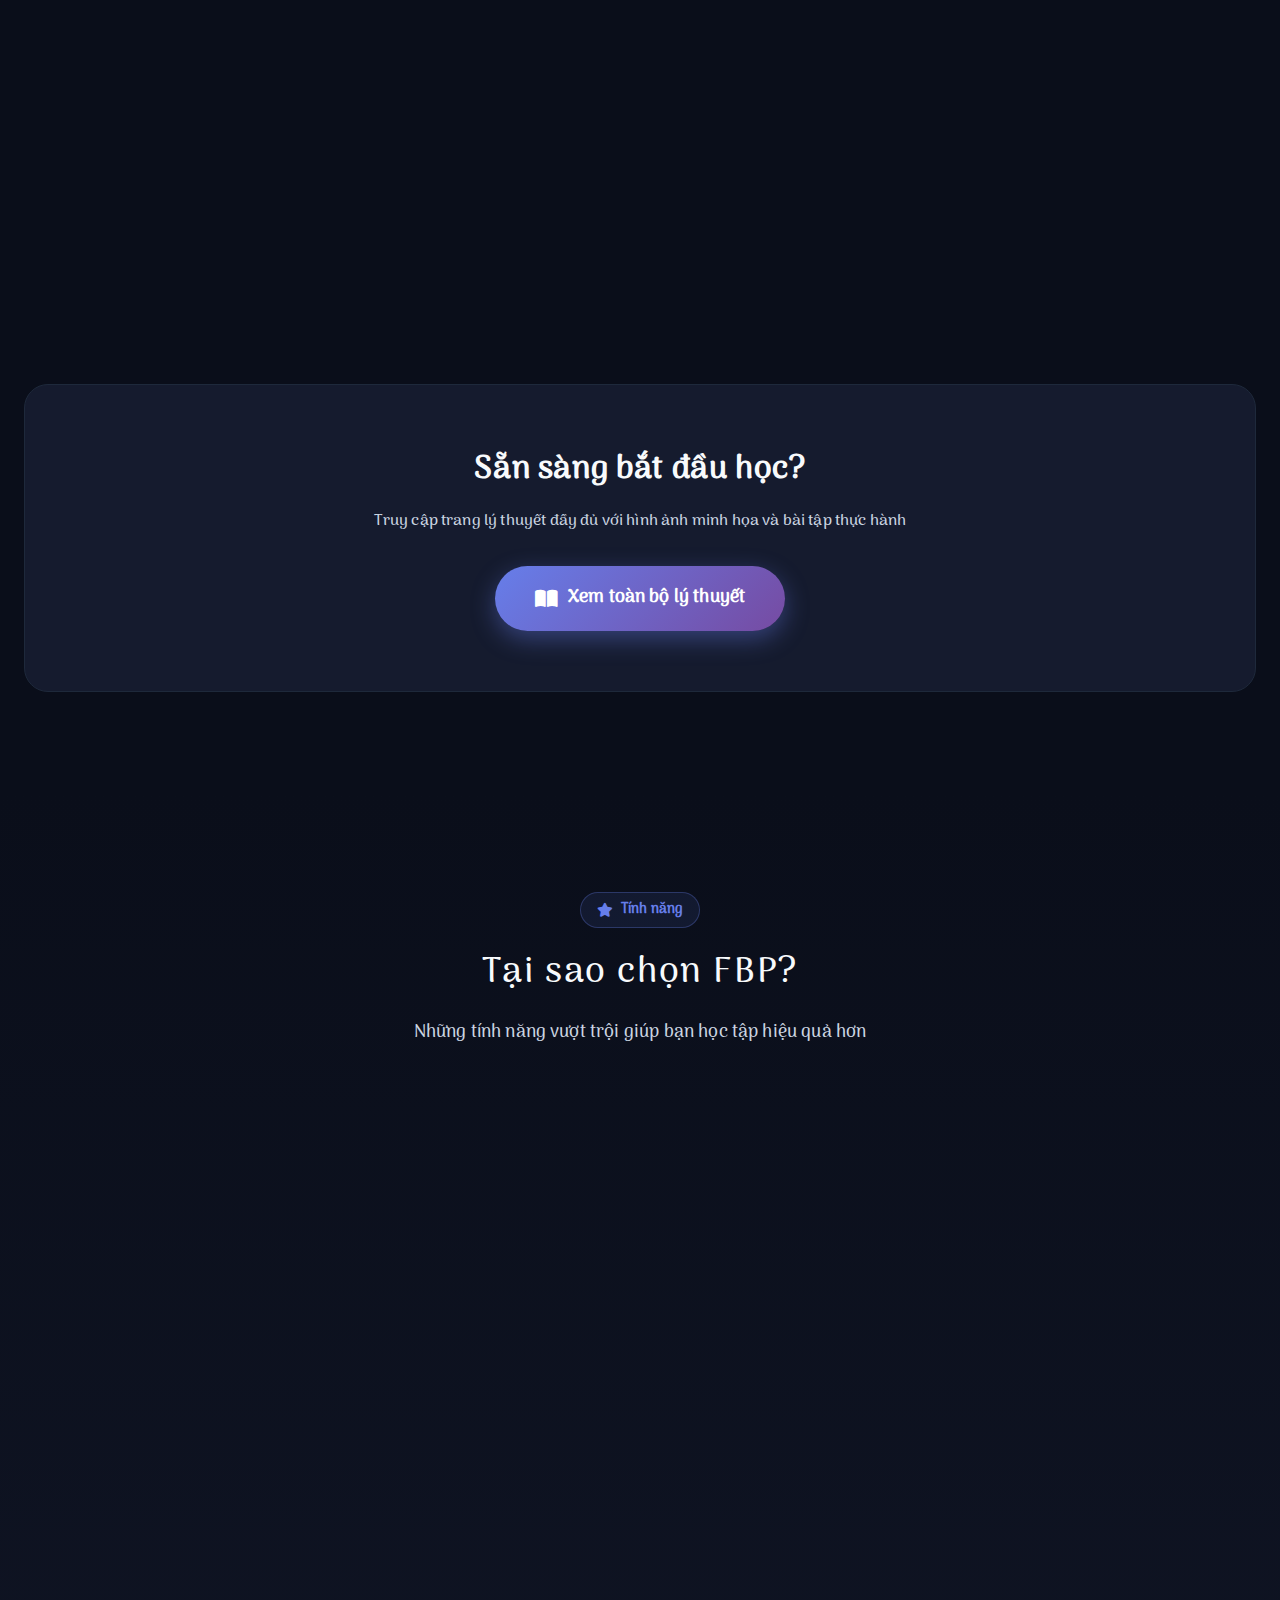
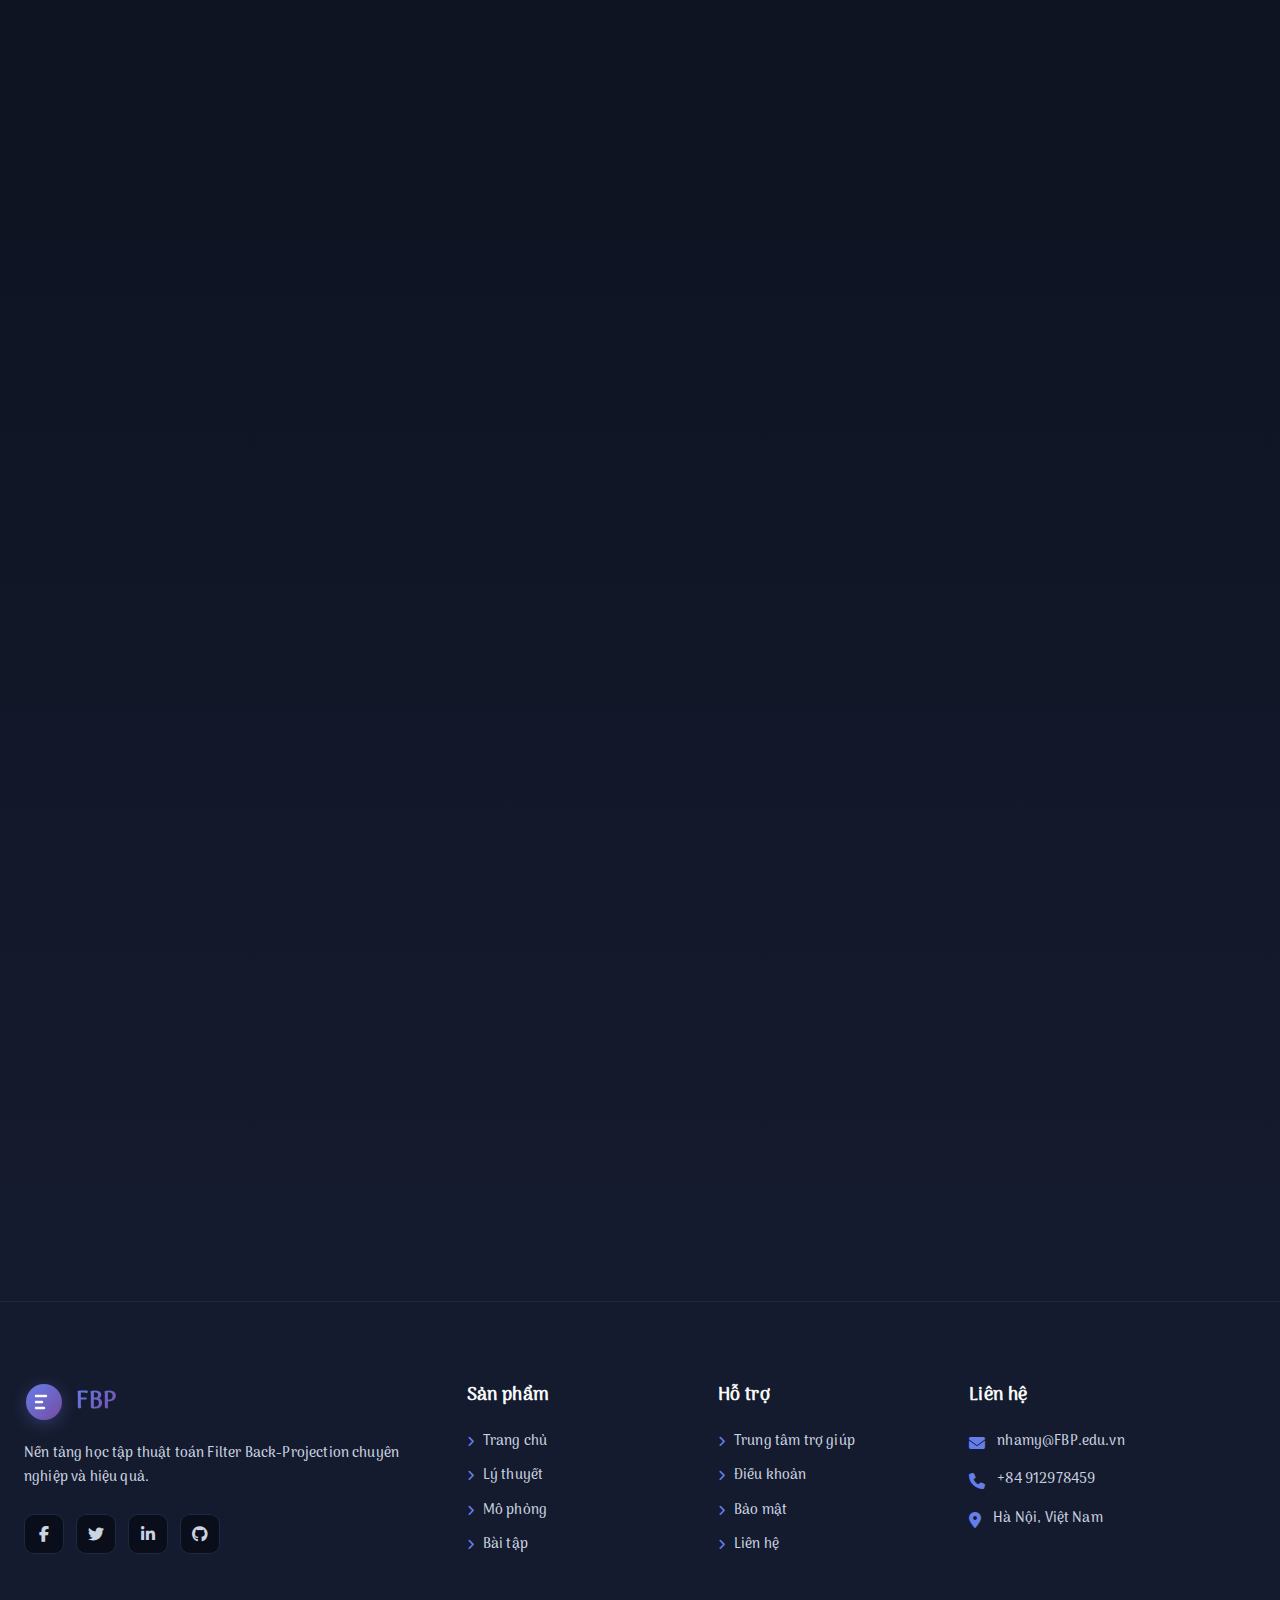
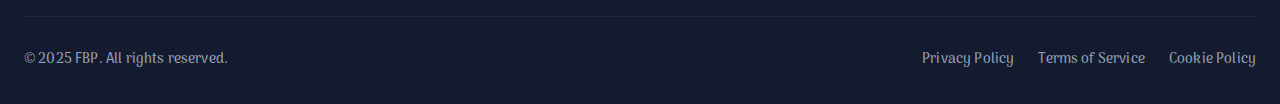
<file: pages/home/index.html>
﻿<!doctype html>
<html lang="vi">
  <head>
    <meta charset="utf-8" />
    <meta name="viewport" content="width=device-width, initial-scale=1" />
    <title>FBP - Filter Back-Projection Platform</title>
    <!-- Custom Font -->
    <link rel="stylesheet" href="../../assets/global-fonts.css">
    <!-- Font Awesome Icons -->
    <link rel="stylesheet" href="https://cdnjs.cloudflare.com/ajax/libs/font-awesome/6.5.1/css/all.min.css">
    <!-- Component Styles -->
    <link rel="stylesheet" href="../../components/buttons.css" />
    <link rel="stylesheet" href="../../components/header.css" />
    <link rel="stylesheet" href="../../components/footer.css" />
    <link rel="stylesheet" href="../../components/cards.css" />
    <!-- Page Styles -->
    <link rel="stylesheet" href="home.css" />
  </head>
  <body>
    <!-- Dynamic Island Header -->
    <header class="dynamic-header" id="header">
      <div class="header-container">
        <div class="header-brand">
          <svg class="header-logo" viewBox="0 0 40 40" width="36" height="36">
            <defs>
              <linearGradient id="logoGradient" x1="0%" y1="0%" x2="100%" y2="100%">
                <stop offset="0%" style="stop-color:#667eea;stop-opacity:1" />
                <stop offset="100%" style="stop-color:#764ba2;stop-opacity:1" />
              </linearGradient>
            </defs>
            <circle cx="20" cy="20" r="18" fill="url(#logoGradient)"/>
            <path d="M12 14h10M12 20h6M12 26h8" stroke="#fff" stroke-width="2.5" stroke-linecap="round"/>
          </svg>
          <span class="header-title">FBP</span>
        </div>
        <nav class="header-nav center-nav" id="mainNav">
           <a href="../home/index.html" class="nav-link active">
             <i class="fas fa-home"></i>
             <span>Trang chủ</span>
           </a>
           <a href="../theory/index.html" class="nav-link">
             <i class="fas fa-book"></i>
             <span>Lý thuyết</span>
           </a>
           <a href="../mophong/index.html" class="nav-link">
             <i class="fas fa-flask"></i>
             <span>Mô phỏng</span>
           </a>
           <a href="../analysis/index.html" class="nav-link">
             <i class="fas fa-chart-bar"></i>
             <span>Phân tích</span>
           </a>
           <a href="../chatbot/index.html" class="nav-link">
             <i class="fas fa-comments"></i>
             <span>Chatbot</span>
           </a>
        </nav>
        <div class="header-actions right-actions">
          <a href="#" class="nav-link secondary-action">
            <i class="fas fa-user-plus"></i>
            <span>Đăng ký</span>
          </a>
          <a href="#" class="nav-link primary-action">
            <i class="fas fa-sign-in-alt"></i>
            <span>Đăng nhập</span>
          </a>
        </div>
        </nav>
      </div>
    </header>

    <!-- Hero Section -->
    <section class="hero-section" id="hero">
      <div class="hero-background">
        <div class="hero-gradient"></div>
        <div class="hero-pattern"></div>
      </div>
      <div class="container">
        <div class="hero-content">
          <div class="badge hero-badge">
            <i class="fas fa-rocket"></i>
            <span>Nền tảng học tập Filter Back-Projection</span>
          </div>
          <h1 class="hero-title">
            Khám phá thuật toán
            <span class="gradient-text">Filter Back-Projection</span>
          </h1>
          <p class="hero-description">
            Nền tảng học tập và mô phỏng thuật toán FBP hiện đại, giúp bạn hiểu rõ nguyên lý và ứng dụng
            trong xử lý ảnh y tế và tái tạo hình ảnh CT scan.
          </p>
          <div class="hero-cta btn-group center">
            <a href="../mophong/index.html" class="btn-primary btn-large">
              <i class="fas fa-play-circle"></i>
              <span>Bắt đầu mô phỏng</span>
            </a>
            <a href="../theory/index.html" class="btn-secondary btn-large">
              <i class="fas fa-book-open"></i>
              <span>Tìm hiểu thêm</span>
            </a>
          </div>
          <div class="hero-stats">
            <div class="stat-item">
              <i class="fas fa-users"></i>
              <div class="stat-content">
                <h3>1000+</h3>
                <p>Người dùng</p>
              </div>
            </div>
            <div class="stat-item">
              <i class="fas fa-graduation-cap"></i>
              <div class="stat-content">
                <h3>50+</h3>
                <p>Bài học</p>
              </div>
            </div>
            <div class="stat-item">
              <i class="fas fa-chart-line"></i>
              <div class="stat-content">
                <h3>98%</h3>
                <p>Hài lòng</p>
              </div>
            </div>
          </div>
        </div>
      </div>
    </section>

    <!-- Getting Started Section -->
    <section class="getting-started-section" id="getting-started">
      <div class="container">
        <div class="section-header">
          <span class="badge section-badge">
            <i class="fas fa-rocket"></i>
            Bắt đầu
          </span>
          <h2 class="section-title">Bắt đầu với FBP</h2>
          <p class="section-subtitle">
            Chỉ với 3 bước đơn giản, bạn có thể bắt đầu học tập và mô phỏng thuật toán FBP
          </p>
        </div>

        <div class="getting-started-grid">
          <div class="getting-started-content">
            <div class="step-card">
              <div class="step-number">1</div>
              <div class="step-icon">
                <i class="fas fa-user-plus"></i>
              </div>
              <h3>Đăng ký tài khoản</h3>
              <p>Tạo tài khoản miễn phí để truy cập đầy đủ tính năng và lưu trữ tiến trình học tập của bạn</p>
            </div>

            <div class="step-card">
              <div class="step-number">2</div>
              <div class="step-icon">
                <i class="fas fa-book-reader"></i>
              </div>
              <h3>Học lý thuyết</h3>
              <p>Tìm hiểu các khái niệm cơ bản và nâng cao về thuật toán Filter Back-Projection</p>
            </div>

            <div class="step-card">
              <div class="step-number">3</div>
              <div class="step-icon">
                <i class="fas fa-laptop-code"></i>
              </div>
              <h3>Thực hành mô phỏng</h3>
              <p>Áp dụng kiến thức vào thực tế với các công cụ mô phỏng trực quan và tương tác</p>
            </div>
          </div>

          <div class="getting-started-visual">
            <div class="visual-card card">
              <div class="visual-icon">
                <i class="fas fa-brain"></i>
              </div>
              <h3>Học tập thông minh</h3>
              <p>Hệ thống học tập được thiết kế dựa trên nghiên cứu khoa học về cách não bộ tiếp thu kiến thức</p>

              <div class="visual-features">
                <div class="feature-item">
                  <i class="fas fa-check-circle"></i>
                  <span>Ná»™i dung Ä‘Æ°á»£c cáº¥u trÃºc rÃµ rÃ ng</span>
                </div>
                <div class="feature-item">
                  <i class="fas fa-check-circle"></i>
                  <span>Mô phỏng trực quan sinh động</span>
                </div>
                <div class="feature-item">
                  <i class="fas fa-check-circle"></i>
                  <span>Bài tập thực hành đa dạng</span>
                </div>
                <div class="feature-item">
                  <i class="fas fa-check-circle"></i>
                  <span>Theo dõi tiến trình chi tiết</span>
                </div>
              </div>

              <a href="../mophong/index.html" class="btn-primary" style="width: 100%; justify-content: center; margin-top: 24px;">
                <i class="fas fa-arrow-right"></i>
                <span>Bắt đầu ngay</span>
              </a>
            </div>
          </div>
        </div>
      </div>
    </section>

    <!-- About Us Section -->
    <section class="about-section" id="about">
      <div class="container">
        <div class="about-grid">
          <div class="about-content">
            <span class="badge section-badge">
              <i class="fas fa-users"></i>
              Về chúng tôi
            </span>
            <h2 class="section-title">Nền tảng học tập FBP hàng đầu</h2>
            <p class="about-text">
              FBP (Filter Back-Projection Platform) là nền tảng học tập trực tuyến chuyên sâu về thuật toán 
              Filter Back-Projection - một trong những thuật toán quan trọng nhất trong lĩnh vực xử lý ảnh y tế.
            </p>
            <p class="about-text">
              Chúng tôi cung cấp môi trường học tập tương tác, kết hợp lý thuyết và thực hành, giúp sinh viên, 
              nghiên cứu viên và các chuyên gia y tế hiểu sâu về cơ chế hoạt động của thuật toán FBP.
            </p>
            
            <div class="about-highlights">
              <div class="highlight-item">
                <div class="highlight-icon">
                  <i class="fas fa-award"></i>
                </div>
                <div class="highlight-content">
                  <h4>Chất lượng hàng đầu</h4>
                  <p>Nội dung được biên soạn bởi các chuyên gia</p>
                </div>
              </div>
              <div class="highlight-item">
                <div class="highlight-icon">
                  <i class="fas fa-lightbulb"></i>
                </div>
                <div class="highlight-content">
                  <h4>Học tập hiệu quả</h4>
                  <p>Phương pháp giảng dạy hiện đại và tương tác</p>
                </div>
              </div>
              <div class="highlight-item">
                <div class="highlight-icon">
                  <i class="fas fa-headset"></i>
                </div>
                <div class="highlight-content">
                  <h4>Hỗ trợ 24/7</h4>
                  <p>Đội ngũ hỗ trợ luôn sẵn sàng giúp đỡ</p>
                </div>
              </div>
            </div>

            <a href="../about/index.html" class="btn-outline" style="margin-top: 32px;">
              <i class="fas fa-info-circle"></i>
              <span>Tìm hiểu thêm về chúng tôi</span>
            </a>
          </div>

          <div class="about-visual">
            <div class="about-image-wrapper">
              <div class="card about-card">
                <div class="card-icon">
                  <i class="fas fa-microscope"></i>
                </div>
                <h3>Nghiên cứu khoa học</h3>
                <p>Ứng dụng trong y học và nghiên cứu</p>
              </div>
              <div class="card about-card">
                <div class="card-icon">
                  <i class="fas fa-code"></i>
                </div>
                <h3>Công nghệ tiên tiến</h3>
                <p>Nền tảng web hiện đại và tối ưu</p>
              </div>
              <div class="card about-card">
                <div class="card-icon">
                  <i class="fas fa-shield-alt"></i>
                </div>
                <h3>Bảo mật tuyệt đối</h3>
                <p>Dữ liệu được mã hóa và bảo vệ</p>
              </div>
            </div>
          </div>
        </div>
      </div>
    </section>

    <!-- Theory Section -->
    <section class="theory-section" id="theory">
      <div class="container">
        <div class="section-header center">
          <span class="badge section-badge">
            <i class="fas fa-book"></i>
            Kiến thức
          </span>
          <h2 class="section-title">Lý thuyết thuật toán FBP</h2>
          <p class="section-subtitle">
            Khám phá các khái niệm cơ bản và nâng cao về Filter Back-Projection
          </p>
        </div>

        <div class="theory-grid">
          <div class="theory-card">
            <div class="theory-icon">
              <i class="fas fa-wave-square"></i>
            </div>
            <h3>Radon Transform</h3>
            <p>Tìm hiểu về phép biến đổi Radon - nền tảng toán học của thuật toán FBP</p>
            <a href="../theory/index.html#radon" class="theory-link btn-link">
              <span>Xem chi tiết</span>
              <i class="fas fa-arrow-right"></i>
            </a>
          </div>

          <div class="theory-card">
            <div class="theory-icon">
              <i class="fas fa-filter"></i>
            </div>
            <h3>Filtering</h3>
            <p>Khám phá quá trình lọc tín hiệu và các bộ lọc được sử dụng trong FBP</p>
            <a href="../theory/index.html#filtering" class="theory-link btn-link">
              <span>Xem chi tiết</span>
              <i class="fas fa-arrow-right"></i>
            </a>
          </div>

          <div class="theory-card">
            <div class="theory-icon">
              <i class="fas fa-undo"></i>
            </div>
            <h3>Back Projection</h3>
            <p>Hiểu rõ cơ chế chiếu ngược để tái tạo hình ảnh từ dữ liệu chiếu</p>
            <a href="../theory/index.html#backprojection" class="theory-link btn-link">
              <span>Xem chi tiết</span>
              <i class="fas fa-arrow-right"></i>
            </a>
          </div>

          <div class="theory-card">
            <div class="theory-icon">
              <i class="fas fa-x-ray"></i>
            </div>
            <h3>CT Reconstruction</h3>
            <p>Ứng dụng FBP trong tái tạo hình ảnh CT scan trong y học</p>
            <a href="../theory/index.html#ct" class="theory-link btn-link">
              <span>Xem chi tiết</span>
              <i class="fas fa-arrow-right"></i>
            </a>
          </div>

          <div class="theory-card">
            <div class="theory-icon">
              <i class="fas fa-calculator"></i>
            </div>
            <h3>Thuật toán</h3>
            <p>Phân tích chi tiết các bước thực hiện thuật toán Filter Back-Projection</p>
            <a href="../theory/index.html#algorithm" class="theory-link btn-link">
              <span>Xem chi tiết</span>
              <i class="fas fa-arrow-right"></i>
            </a>
          </div>

          <div class="theory-card">
            <div class="theory-icon">
              <i class="fas fa-chart-area"></i>
            </div>
            <h3>Phân tích hiệu suất</h3>
            <p>Đánh giá độ chính xác và hiệu quả của thuật toán FBP</p>
            <a href="../theory/index.html#performance" class="theory-link btn-link">
              <span>Xem chi tiết</span>
              <i class="fas fa-arrow-right"></i>
            </a>
          </div>
        </div>

        <div class="theory-cta">
          <h3>Sẵn sàng bắt đầu học?</h3>
          <p>Truy cập trang lý thuyết đầy đủ với hình ảnh minh họa và bài tập thực hành</p>
          <a href="../theory/index.html" class="btn-primary btn-large">
            <i class="fas fa-book-open"></i>
            <span>Xem toàn bộ lý thuyết</span>
          </a>
        </div>
      </div>
    </section>

    <!-- Features Section -->
    <section class="features-section" id="features">
      <div class="container">
        <div class="section-header center">
          <span class="badge section-badge">
            <i class="fas fa-star"></i>
            Tính năng
          </span>
          <h2 class="section-title">Tại sao chọn FBP?</h2>
          <p class="section-subtitle">
            Những tính năng vượt trội giúp bạn học tập hiệu quả hơn
          </p>
        </div>

        <div class="features-grid">
          <div class="feature-card">
            <div class="feature-header">
              <div class="feature-icon">
                <i class="fas fa-desktop"></i>
              </div>
              <h3>Mô phỏng trực quan</h3>
            </div>
            <p>Công cụ mô phỏng tương tác cho phép bạn thử nghiệm thuật toán với dữ liệu thực tế</p>
            <a href="../mophong/index.html" class="btn-link">
              <span>Trải nghiệm ngay</span>
              <i class="fas fa-arrow-right"></i>
            </a>
          </div>

          <div class="feature-card">
            <div class="feature-header">
              <div class="feature-icon">
                <i class="fas fa-video"></i>
              </div>
              <h3>Video hướng dẫn</h3>
            </div>
            <p>Thư viện video chi tiết giải thích từng bước của thuật toán FBP</p>
            <a href="../theory/index.html" class="btn-link">
              <span>Xem video</span>
              <i class="fas fa-arrow-right"></i>
            </a>
          </div>

          <div class="feature-card">
            <div class="feature-header">
              <div class="feature-icon">
                <i class="fas fa-tasks"></i>
              </div>
              <h3>Bài tập thực hành</h3>
            </div>
            <p>Hệ thống bài tập đa dạng giúp củng cố kiến thức và kỹ năng</p>
            <a href="../exercises/index.html" class="btn-link">
              <span>Làm bài tập</span>
              <i class="fas fa-arrow-right"></i>
            </a>
          </div>

          <div class="feature-card">
            <div class="feature-header">
              <div class="feature-icon">
                <i class="fas fa-chart-line"></i>
              </div>
              <h3>Theo dõi tiến trình</h3>
            </div>
            <p>Dashboard cá nhân hiện thị chi tiết quá trình học tập của bạn</p>
            <a href="#" class="btn-link">
              <span>Xem dashboard</span>
              <i class="fas fa-arrow-right"></i>
            </a>
          </div>

          <div class="feature-card">
            <div class="feature-header">
              <div class="feature-icon">
                <i class="fas fa-users"></i>
              </div>
              <h3>Cộng đồng học tập</h3>
            </div>
            <p>Kết nối với cộng đồng người học, chia sẻ kiến thức và kinh nghiệm</p>
            <a href="#" class="btn-link">
              <span>Tham gia cộng đồng</span>
              <i class="fas fa-arrow-right"></i>
            </a>
          </div>

          <div class="feature-card">
            <div class="feature-header">
              <div class="feature-icon">
                <i class="fas fa-certificate"></i>
              </div>
              <h3>Chứng chỉ hoàn thành</h3>
            </div>
            <p>Nhận chứng chỉ sau khi hoàn thành khóa học để chứng minh năng lực</p>
            <a href="#" class="btn-link">
              <span>Xem chứng chỉ</span>
              <i class="fas fa-arrow-right"></i>
            </a>
          </div>
        </div>
      </div>
    </section>

    <!-- Footer -->
    <footer class="footer" id="footer">
      <div class="container">
        <div class="footer-grid">
          <div class="footer-col">
            <div class="footer-brand">
              <svg class="footer-logo" viewBox="0 0 40 40" width="40" height="40">
                <defs>
                  <linearGradient id="footerGradient" x1="0%" y1="0%" x2="100%" y2="100%">
                    <stop offset="0%" style="stop-color:#667eea;stop-opacity:1" />
                    <stop offset="100%" style="stop-color:#764ba2;stop-opacity:1" />
                  </linearGradient>
                </defs>
                <circle cx="20" cy="20" r="18" fill="url(#footerGradient)"/>
                <path d="M12 14h10M12 20h6M12 26h8" stroke="#fff" stroke-width="2.5" stroke-linecap="round"/>
              </svg>
              <span>FBP</span>
            </div>
            <p class="footer-desc">
              Nền tảng học tập thuật toán Filter Back-Projection chuyên nghiệp và hiệu quả.
            </p>
            <div class="footer-social">
              <a href="#" aria-label="Facebook">
                <i class="fab fa-facebook-f"></i>
              </a>
              <a href="#" aria-label="Twitter">
                <i class="fab fa-twitter"></i>
              </a>
              <a href="#" aria-label="LinkedIn">
                <i class="fab fa-linkedin-in"></i>
              </a>
              <a href="#" aria-label="GitHub">
                <i class="fab fa-github"></i>
              </a>
            </div>
          </div>

          <div class="footer-col">
            <h4>Sản phẩm</h4>
            <ul class="footer-links">
              <li><a href="index.html"><i class="fas fa-angle-right"></i> Trang chủ</a></li>
              <li><a href="../theory/index.html"><i class="fas fa-angle-right"></i> Lý thuyết</a></li>
              <li><a href="../mophong/index.html"><i class="fas fa-angle-right"></i> Mô phỏng</a></li>
              <li><a href="../exercises/index.html"><i class="fas fa-angle-right"></i> Bài tập</a></li>
            </ul>
          </div>

          <div class="footer-col">
            <h4>Hỗ trợ</h4>
            <ul class="footer-links">
              <li><a href="#"><i class="fas fa-angle-right"></i> Trung tâm trợ giúp</a></li>
              <li><a href="#"><i class="fas fa-angle-right"></i> Điều khoản</a></li>
              <li><a href="#"><i class="fas fa-angle-right"></i> Bảo mật</a></li>
              <li><a href="../contact/index.html"><i class="fas fa-angle-right"></i> Liên hệ</a></li>
            </ul>
          </div>

          <div class="footer-col">
            <h4>Liên hệ</h4>
            <ul class="footer-contact">
              <li>
                <i class="fas fa-envelope"></i>
                <span>nhamy@FBP.edu.vn</span>
              </li>
              <li>
                <i class="fas fa-phone"></i>
                <span>+84 912978459</span>
              </li>
              <li>
                <i class="fas fa-map-marker-alt"></i>
                <span>Hà Nội, Việt Nam</span>
              </li>
            </ul>
          </div>
        </div>

        <div class="footer-bottom">
          <p>&copy; 2025 FBP. All rights reserved.</p>
          <div class="footer-bottom-links">
            <a href="#">Privacy Policy</a>
            <a href="#">Terms of Service</a>
            <a href="#">Cookie Policy</a>
          </div>
        </div>
      </div>
    </footer>

    <script src="home.js"></script>
  </body>
</html>
</file>
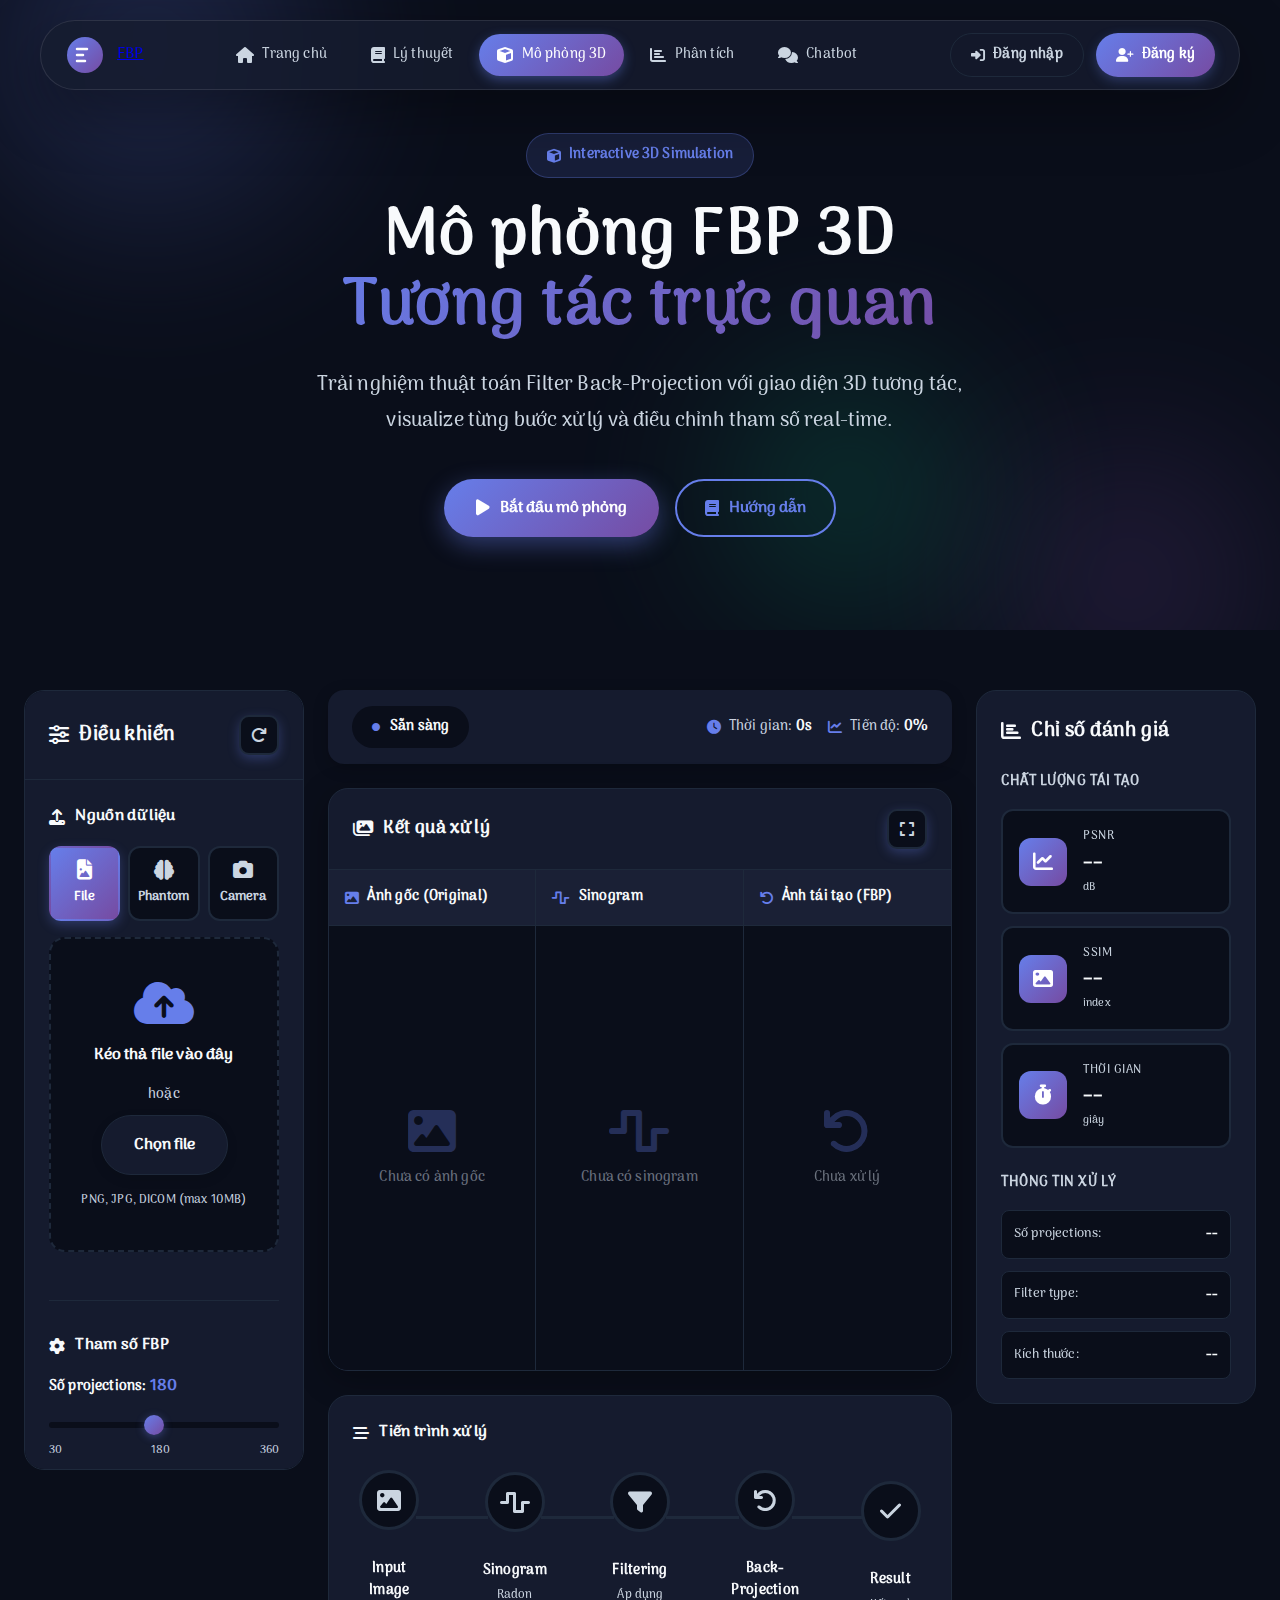
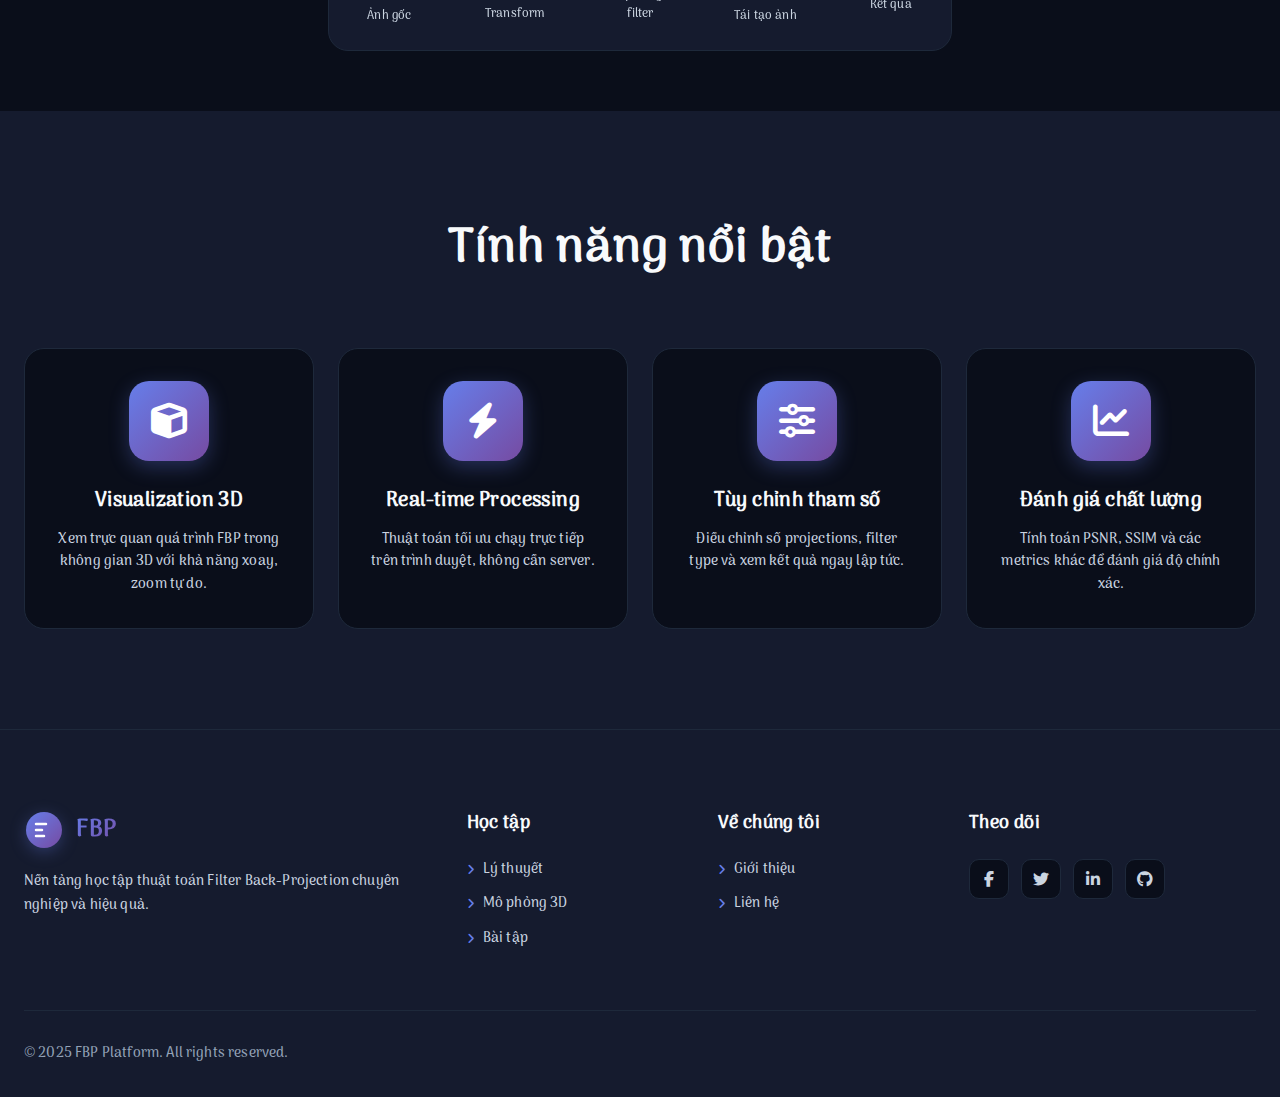
<file: pages/mophong/index.html>
<!doctype html>
<html lang="vi">
  <head>
    <meta charset="utf-8" />
    <meta name="viewport" content="width=device-width, initial-scale=1" />
    <title>Mô phỏng FBP 3D - Filter Back-Projection Platform</title>
    <!-- Custom Font -->
    <link rel="stylesheet" href="../../assets/global-fonts.css">
    <link rel="stylesheet" href="https://cdnjs.cloudflare.com/ajax/libs/font-awesome/6.5.1/css/all.min.css">
    <link rel="stylesheet" href="../../components/buttons.css" />
    <link rel="stylesheet" href="../../components/header.css" />
    <link rel="stylesheet" href="../../components/footer.css" />
    <link rel="stylesheet" href="../../components/cards.css" />
    <link rel="stylesheet" href="mophong.css" />
  </head>
  <body>
    <!-- Header -->
    <header class="dynamic-header" id="header">
      <div class="header-container">
        <a href="../home/index.html" class="header-brand">
          <svg class="logo" viewBox="0 0 40 40" width="40" height="40">
            <defs>
              <linearGradient id="logoGradient" x1="0%" y1="0%" x2="100%" y2="100%">
                <stop offset="0%" style="stop-color:#667eea;stop-opacity:1" />
                <stop offset="100%" style="stop-color:#764ba2;stop-opacity:1" />
              </linearGradient>
            </defs>
            <circle cx="20" cy="20" r="18" fill="url(#logoGradient)"/>
            <path d="M12 14h10M12 20h6M12 26h8" stroke="#fff" stroke-width="2.5" stroke-linecap="round"/>
          </svg>
          <span class="brand-text">FBP</span>
        </a>

        <nav class="header-nav" id="mainNav">
          <a href="../home/index.html" class="nav-link">
            <i class="fas fa-home"></i>
            <span>Trang chủ</span>
          </a>
          <a href="../theory/index.html" class="nav-link">
            <i class="fas fa-book"></i>
            <span>Lý thuyết</span>
          </a>
          <a href="../mophong/index.html" class="nav-link active">
            <i class="fas fa-cube"></i>
            <span>Mô phỏng 3D</span>
          </a>
          <a href="../analysis/index.html" class="nav-link">
            <i class="fas fa-chart-bar"></i>
            <span>Phân tích</span>
          </a>
          <a href="../chatbot/index.html" class="nav-link">
            <i class="fas fa-comments"></i>
            <span>Chatbot</span>
          </a>
        </nav>
        <div class="header-actions">
          <a class="btn-auth btn-login" href="../auth/index.html#login">
            <i class="fas fa-sign-in-alt"></i>
            <span>Đăng nhập</span>
          </a>
          <a class="btn-auth btn-register" href="../auth/index.html#register">
            <i class="fas fa-user-plus"></i>
            <span>Đăng ký</span>
          </a>
          <button class="menu-toggle" id="menuToggle" aria-label="Menu">
            <span></span>
            <span></span>
            <span></span>
          </button>
        </div>
      </div>
    </header>

    <!-- Hero Section -->
    <section class="hero-section">
      <div class="hero-background">
        <div class="gradient-orb orb-1"></div>
        <div class="gradient-orb orb-2"></div>
        <div class="gradient-orb orb-3"></div>
      </div>
      <div class="container">
        <div class="hero-content">
          <span class="badge">
            <i class="fas fa-cube"></i> 
            Interactive 3D Simulation
          </span>
          <h1 class="hero-title">
            Mô phỏng FBP 3D
            <span class="gradient-text">Tương tác trực quan</span>
          </h1>
          <p class="hero-subtitle">
            Trải nghiệm thuật toán Filter Back-Projection với giao diện 3D tương tác, 
            visualize từng bước xử lý và điều chỉnh tham số real-time.
          </p>
          <div class="hero-buttons">
            <button class="btn-primary" id="startSimBtn">
              <i class="fas fa-play"></i>
              <span>Bắt đầu mô phỏng</span>
            </button>
            <button class="btn-outline" id="tutorialBtn">
              <i class="fas fa-book"></i>
              <span>Hướng dẫn</span>
            </button>
          </div>
        </div>
      </div>
    </section>

    <!-- Main Content -->
    <section class="main-section">
      <div class="container">
        <div class="simulation-workspace">
          
          <!-- Left Sidebar - Controls -->
          <aside class="control-sidebar card">
            <div class="sidebar-header">
              <h3>
                <i class="fas fa-sliders-h"></i>
                Điều khiển
              </h3>
              <button class="btn-icon" id="resetAllBtn" title="Reset tất cả">
                <i class="fas fa-redo"></i>
              </button>
            </div>

            <div class="control-sections">
              
              <!-- Input Section -->
              <div class="control-section">
                <h4>
                  <i class="fas fa-upload"></i>
                  Nguồn dữ liệu
                </h4>
                <div class="input-tabs">
                  <button class="input-tab active" data-tab="file">
                    <i class="fas fa-file-image"></i>
                    <span>File</span>
                  </button>
                  <button class="input-tab" data-tab="phantom">
                    <i class="fas fa-brain"></i>
                    <span>Phantom</span>
                  </button>
                  <button class="input-tab" data-tab="webcam">
                    <i class="fas fa-camera"></i>
                    <span>Camera</span>
                  </button>
                </div>

                <!-- File Tab -->
                <div class="tab-content active" id="file-tab">
                  <div class="upload-zone" id="uploadZone">
                    <i class="fas fa-cloud-upload-alt"></i>
                    <p>Kéo thả file vào đây</p>
                    <span>hoặc</span>
                    <input type="file" id="fileInput" accept="image/*" hidden>
                    <button class="btn-secondary" onclick="document.getElementById('fileInput').click()">
                      Chọn file
                    </button>
                    <small>PNG, JPG, DICOM (max 10MB)</small>
                  </div>
                  <div class="file-preview" id="filePreview"></div>
                </div>

                <!-- Phantom Tab -->
                <div class="tab-content" id="phantom-tab">
                  <div class="phantom-selector">
                    <label>Chọn phantom:</label>
                    <select id="phantomSelect" class="custom-select">
                      <option value="shepp-logan">Shepp-Logan</option>
                      <option value="circle">Circle</option>
                      <option value="square">Square</option>
                      <option value="custom">Custom Pattern</option>
                    </select>
                    <button class="btn-secondary full-width" id="generatePhantomBtn">
                      <i class="fas fa-magic"></i>
                      Tạo phantom
                    </button>
                  </div>
                </div>

                <!-- Webcam Tab -->
                <div class="tab-content" id="webcam-tab">
                  <div class="webcam-container">
                    <video id="webcamVideo" autoplay playsinline></video>
                    <canvas id="webcamCanvas" style="display:none;"></canvas>
                    <div class="webcam-controls">
                      <button class="btn-secondary full-width" id="startCameraBtn">
                        <i class="fas fa-video"></i>
                        Bật camera
                      </button>
                      <button class="btn-primary full-width" id="captureBtn" style="display:none;">
                        <i class="fas fa-camera"></i>
                        Chụp ảnh
                      </button>
                    </div>
                  </div>
                </div>
              </div>

              <!-- Parameters Section -->
              <div class="control-section">
                <h4>
                  <i class="fas fa-cog"></i>
                  Tham số FBP
                </h4>
                
                <div class="param-group">
                  <label>
                    Số projections: 
                    <strong id="projValue">180</strong>
                  </label>
                  <input type="range" id="numProjections" min="30" max="360" value="180" step="30" class="custom-slider">
                  <div class="slider-marks">
                    <span>30</span>
                    <span>180</span>
                    <span>360</span>
                  </div>
                </div>

                <div class="param-group">
                  <label>
                    Filter type:
                  </label>
                  <select id="filterType" class="custom-select">
                    <option value="ramp">Ramp (Ram-Lak)</option>
                    <option value="shepp-logan">Shepp-Logan</option>
                    <option value="hamming">Hamming</option>
                    <option value="hann">Hann</option>
                    <option value="none">Không filter</option>
                  </select>
                </div>

                <div class="param-group">
                  <label>
                    Kích thước ảnh:
                    <strong id="sizeValue">256</strong>px
                  </label>
                  <input type="range" id="imageSize" min="128" max="512" value="256" step="64" class="custom-slider">
                  <div class="slider-marks">
                    <span>128</span>
                    <span>256</span>
                    <span>512</span>
                  </div>
                </div>

                <div class="param-group">
                  <label>
                    <input type="checkbox" id="showStepsCheck" checked>
                    Hiển thị từng bước
                  </label>
                </div>
              </div>

              <!-- Actions Section -->
              <div class="control-section actions-section">
                <button class="btn-primary full-width" id="runBtn">
                  <i class="fas fa-play"></i>
                  <span>Chạy mô phỏng</span>
                </button>
                <button class="btn-outline full-width" id="pauseBtn" disabled>
                  <i class="fas fa-pause"></i>
                  <span>Tạm dừng</span>
                </button>
                <button class="btn-outline full-width" id="downloadBtn">
                  <i class="fas fa-download"></i>
                  <span>Tải kết quả</span>
                </button>
              </div>

            </div>
          </aside>

          <!-- Center - 3D Visualization -->
          <main class="visualization-main">
            
            <!-- Status Bar -->
            <div class="status-bar-top">
              <div class="status-group">
                <div class="status-badge">
                  <i class="fas fa-circle-notch fa-spin" style="display:none;" id="statusSpinner"></i>
                  <i class="fas fa-circle" id="statusIcon"></i>
                  <span id="statusText">Sẵn sàng</span>
                </div>
              </div>
              <div class="status-group">
                <div class="status-item">
                  <i class="fas fa-clock"></i>
                  <span>Thời gian: <strong id="timeDisplay">0s</strong></span>
                </div>
                <div class="status-item">
                  <i class="fas fa-chart-line"></i>
                  <span>Tiến độ: <strong id="progressDisplay">0%</strong></span>
                </div>
              </div>
            </div>

            <!-- Image Results Display -->
            <div class="results-display-area card">
              <div class="results-header">
                <h3>
                  <i class="fas fa-images"></i>
                  Kết quả xử lý
                </h3>
                <div class="view-controls">
                  <button class="btn-icon" id="fullscreenBtn" title="Toàn màn hình">
                    <i class="fas fa-expand"></i>
                  </button>
                </div>
              </div>
              <div class="images-grid" id="imagesGrid">
                <!-- Original Image -->
                <div class="image-panel">
                  <div class="image-panel-header">
                    <h4><i class="fas fa-image"></i> Ảnh gốc (Original)</h4>
                  </div>
                  <div class="image-panel-body">
                    <canvas id="largeOriginalCanvas"></canvas>
                    <div class="image-placeholder" id="originalPlaceholder">
                      <i class="fas fa-image fa-3x"></i>
                      <p>Chưa có ảnh gốc</p>
                    </div>
                  </div>
                </div>

                <!-- Sinogram -->
                <div class="image-panel">
                  <div class="image-panel-header">
                    <h4><i class="fas fa-wave-square"></i> Sinogram</h4>
                  </div>
                  <div class="image-panel-body">
                    <canvas id="largeSinogramCanvas"></canvas>
                    <div class="image-placeholder" id="sinogramPlaceholder">
                      <i class="fas fa-wave-square fa-3x"></i>
                      <p>Chưa có sinogram</p>
                    </div>
                  </div>
                </div>

                <!-- Reconstructed Image -->
                <div class="image-panel">
                  <div class="image-panel-header">
                    <h4><i class="fas fa-undo"></i> Ảnh tái tạo (FBP)</h4>
                  </div>
                  <div class="image-panel-body">
                    <canvas id="largeReconstructedCanvas"></canvas>
                    <div class="image-placeholder" id="reconstructedPlaceholder">
                      <i class="fas fa-undo fa-3x"></i>
                      <p>Chưa xử lý</p>
                    </div>
                  </div>
                </div>
              </div>
            </div>

            <!-- Progress Timeline -->
            <div class="timeline-container card">
              <h4>
                <i class="fas fa-stream"></i>
                Tiến trình xử lý
              </h4>
              <div class="timeline">
                <div class="timeline-step" data-step="1">
                  <div class="step-icon">
                    <i class="fas fa-image"></i>
                  </div>
                  <div class="step-content">
                    <h5>Input Image</h5>
                    <p>Ảnh gốc</p>
                  </div>
                </div>
                <div class="timeline-connector"></div>
                <div class="timeline-step" data-step="2">
                  <div class="step-icon">
                    <i class="fas fa-wave-square"></i>
                  </div>
                  <div class="step-content">
                    <h5>Sinogram</h5>
                    <p>Radon Transform</p>
                  </div>
                </div>
                <div class="timeline-connector"></div>
                <div class="timeline-step" data-step="3">
                  <div class="step-icon">
                    <i class="fas fa-filter"></i>
                  </div>
                  <div class="step-content">
                    <h5>Filtering</h5>
                    <p>Áp dụng filter</p>
                  </div>
                </div>
                <div class="timeline-connector"></div>
                <div class="timeline-step" data-step="4">
                  <div class="step-icon">
                    <i class="fas fa-undo"></i>
                  </div>
                  <div class="step-content">
                    <h5>Back-Projection</h5>
                    <p>Tái tạo ảnh</p>
                  </div>
                </div>
                <div class="timeline-connector"></div>
                <div class="timeline-step" data-step="5">
                  <div class="step-icon">
                    <i class="fas fa-check"></i>
                  </div>
                  <div class="step-content">
                    <h5>Result</h5>
                    <p>Kết quả</p>
                  </div>
                </div>
              </div>
            </div>

          </main>

          <!-- Right Sidebar - Metrics -->
          <aside class="results-sidebar card">
            <h3>
              <i class="fas fa-chart-bar"></i>
              Chỉ số đánh giá
            </h3>

            <div class="result-sections">
              
              <!-- Metrics -->
              <div class="result-section">
                <h4>Chất lượng tái tạo</h4>
                <div class="metrics-grid">
                  <div class="metric-card">
                    <div class="metric-icon">
                      <i class="fas fa-chart-line"></i>
                    </div>
                    <div class="metric-content">
                      <span class="metric-label">PSNR</span>
                      <strong class="metric-value" id="psnrValue">--</strong>
                      <small>dB</small>
                    </div>
                  </div>
                  <div class="metric-card">
                    <div class="metric-icon">
                      <i class="fas fa-image"></i>
                    </div>
                    <div class="metric-content">
                      <span class="metric-label">SSIM</span>
                      <strong class="metric-value" id="ssimValue">--</strong>
                      <small>index</small>
                    </div>
                  </div>
                  <div class="metric-card">
                    <div class="metric-icon">
                      <i class="fas fa-stopwatch"></i>
                    </div>
                    <div class="metric-content">
                      <span class="metric-label">Thời gian</span>
                      <strong class="metric-value" id="timeValue">--</strong>
                      <small>giây</small>
                    </div>
                  </div>
                </div>
              </div>

              <!-- Additional Info -->
              <div class="result-section">
                <h4>Thông tin xử lý</h4>
                <div class="info-list">
                  <div class="info-item">
                    <span class="info-label">Số projections:</span>
                    <strong class="info-value" id="infoProjections">--</strong>
                  </div>
                  <div class="info-item">
                    <span class="info-label">Filter type:</span>
                    <strong class="info-value" id="infoFilter">--</strong>
                  </div>
                  <div class="info-item">
                    <span class="info-label">Kích thước:</span>
                    <strong class="info-value" id="infoSize">--</strong>
                  </div>
                </div>
              </div>

            </div>
          </aside>

        </div>
      </div>
    </section>

    <!-- Features Section -->
    <section class="features-section">
      <div class="container">
        <h2 class="section-title">Tính năng nổi bật</h2>
        <div class="features-grid">
          <div class="feature-card card">
            <div class="feature-icon">
              <i class="fas fa-cube"></i>
            </div>
            <h3>Visualization 3D</h3>
            <p>Xem trực quan quá trình FBP trong không gian 3D với khả năng xoay, zoom tự do.</p>
          </div>
          <div class="feature-card card">
            <div class="feature-icon">
              <i class="fas fa-bolt"></i>
            </div>
            <h3>Real-time Processing</h3>
            <p>Thuật toán tối ưu chạy trực tiếp trên trình duyệt, không cần server.</p>
          </div>
          <div class="feature-card card">
            <div class="feature-icon">
              <i class="fas fa-sliders-h"></i>
            </div>
            <h3>Tùy chỉnh tham số</h3>
            <p>Điều chỉnh số projections, filter type và xem kết quả ngay lập tức.</p>
          </div>
          <div class="feature-card card">
            <div class="feature-icon">
              <i class="fas fa-chart-line"></i>
            </div>
            <h3>Đánh giá chất lượng</h3>
            <p>Tính toán PSNR, SSIM và các metrics khác để đánh giá độ chính xác.</p>
          </div>
        </div>
      </div>
    </section>

    <!-- Footer -->
    <footer class="footer">
      <div class="container">
        <div class="footer-grid">
          <div class="footer-col">
            <div class="footer-brand">
              <svg class="footer-logo" viewBox="0 0 40 40" width="40" height="40">
                <defs>
                  <linearGradient id="footerGradient" x1="0%" y1="0%" x2="100%" y2="100%">
                    <stop offset="0%" style="stop-color:#667eea;stop-opacity:1" />
                    <stop offset="100%" style="stop-color:#764ba2;stop-opacity:1" />
                  </linearGradient>
                </defs>
                <circle cx="20" cy="20" r="18" fill="url(#footerGradient)"/>
                <path d="M12 14h10M12 20h6M12 26h8" stroke="#fff" stroke-width="2.5" stroke-linecap="round"/>
              </svg>
              <span>FBP</span>
            </div>
            <p class="footer-desc">
              Nền tảng học tập thuật toán Filter Back-Projection chuyên nghiệp và hiệu quả.
            </p>
          </div>

          <div class="footer-col">
            <h4>Học tập</h4>
            <ul class="footer-links">
              <li><a href="../theory/index.html"><i class="fas fa-angle-right"></i> Lý thuyết</a></li>
              <li><a href="../mophong/index.html"><i class="fas fa-angle-right"></i> Mô phỏng 3D</a></li>
              <li><a href="../exercises/index.html"><i class="fas fa-angle-right"></i> Bài tập</a></li>
            </ul>
          </div>

          <div class="footer-col">
            <h4>Về chúng tôi</h4>
            <ul class="footer-links">
              <li><a href="../about/index.html"><i class="fas fa-angle-right"></i> Giới thiệu</a></li>
              <li><a href="../contact/index.html"><i class="fas fa-angle-right"></i> Liên hệ</a></li>
            </ul>
          </div>

          <div class="footer-col">
            <h4>Theo dõi</h4>
            <div class="footer-social">
              <a href="#" aria-label="Facebook"><i class="fab fa-facebook-f"></i></a>
              <a href="#" aria-label="Twitter"><i class="fab fa-twitter"></i></a>
              <a href="#" aria-label="LinkedIn"><i class="fab fa-linkedin-in"></i></a>
              <a href="#" aria-label="GitHub"><i class="fab fa-github"></i></a>
            </div>
          </div>
        </div>

        <div class="footer-bottom">
          <p>&copy; 2025 FBP Platform. All rights reserved.</p>
        </div>
      </div>
    </footer>

    <script src="fbp_processor.js"></script>
    <script src="mophong.js"></script>
  </body>
</html>
</file>
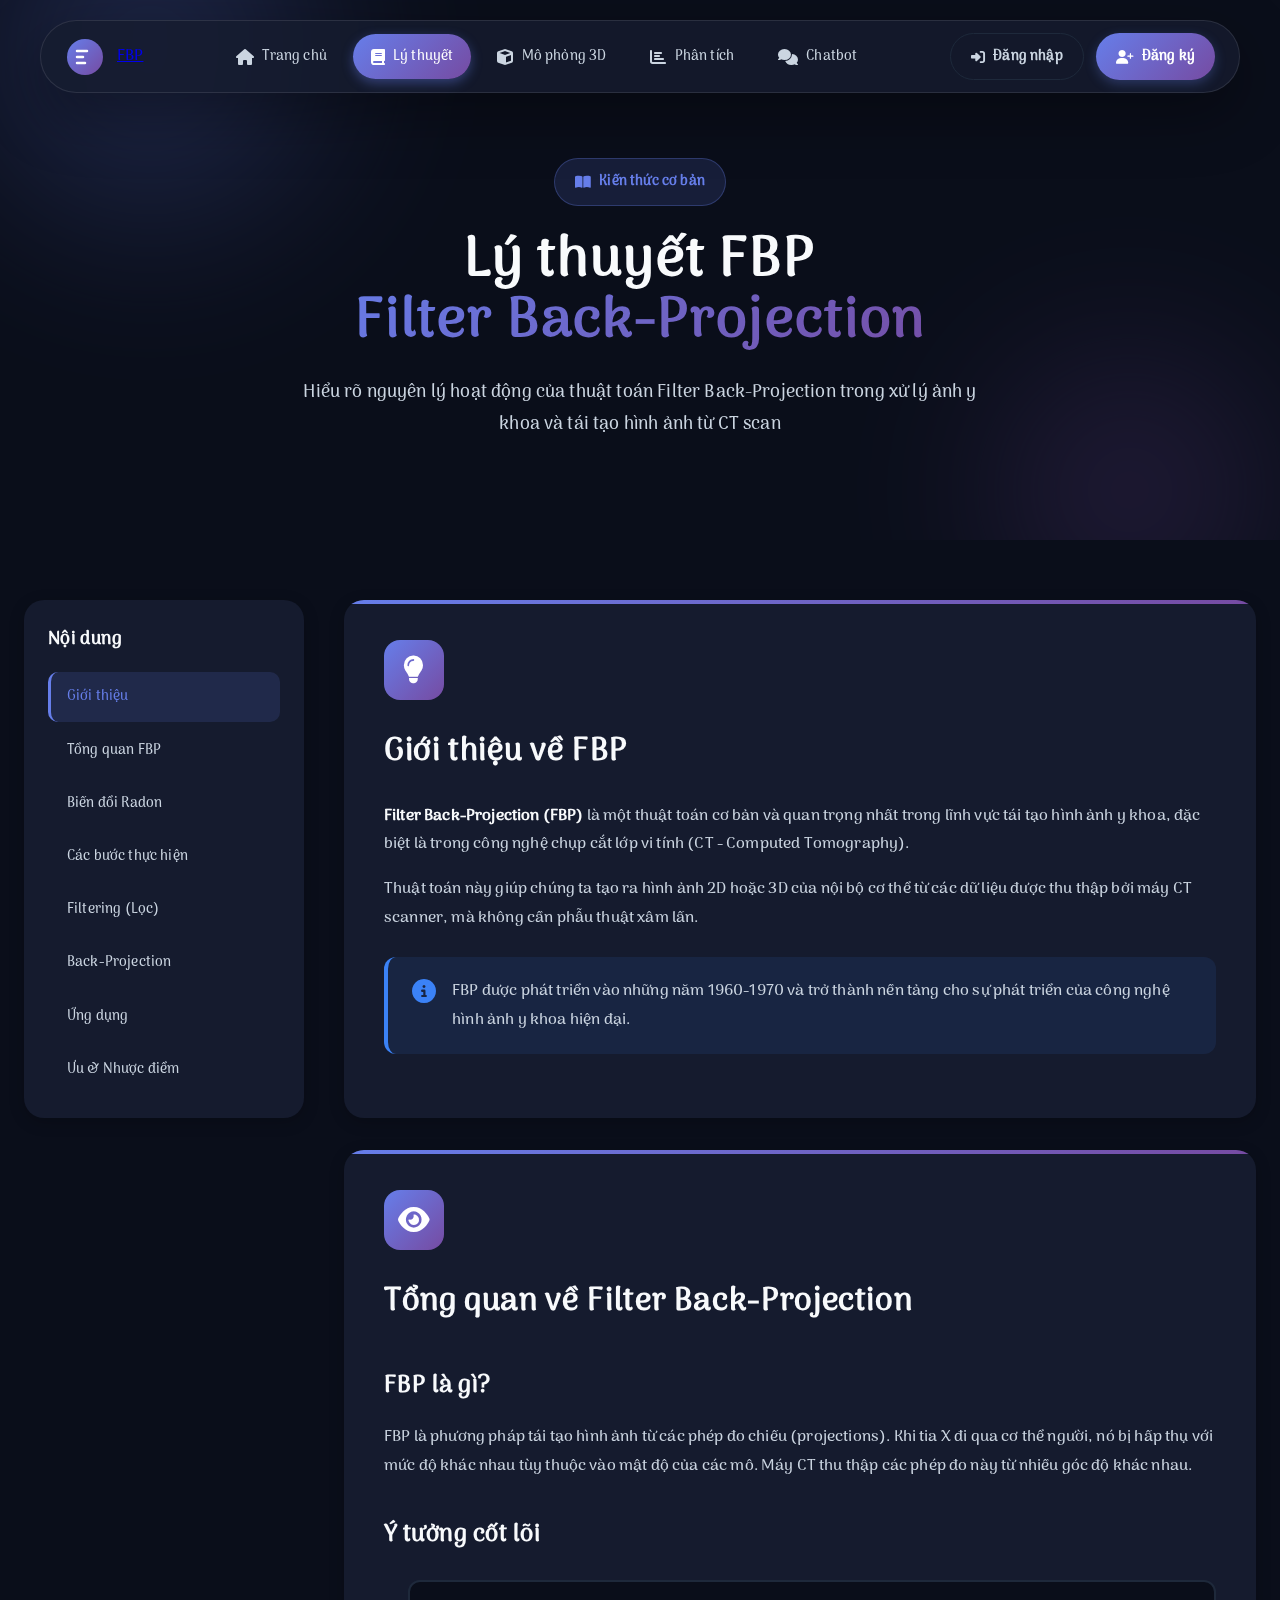
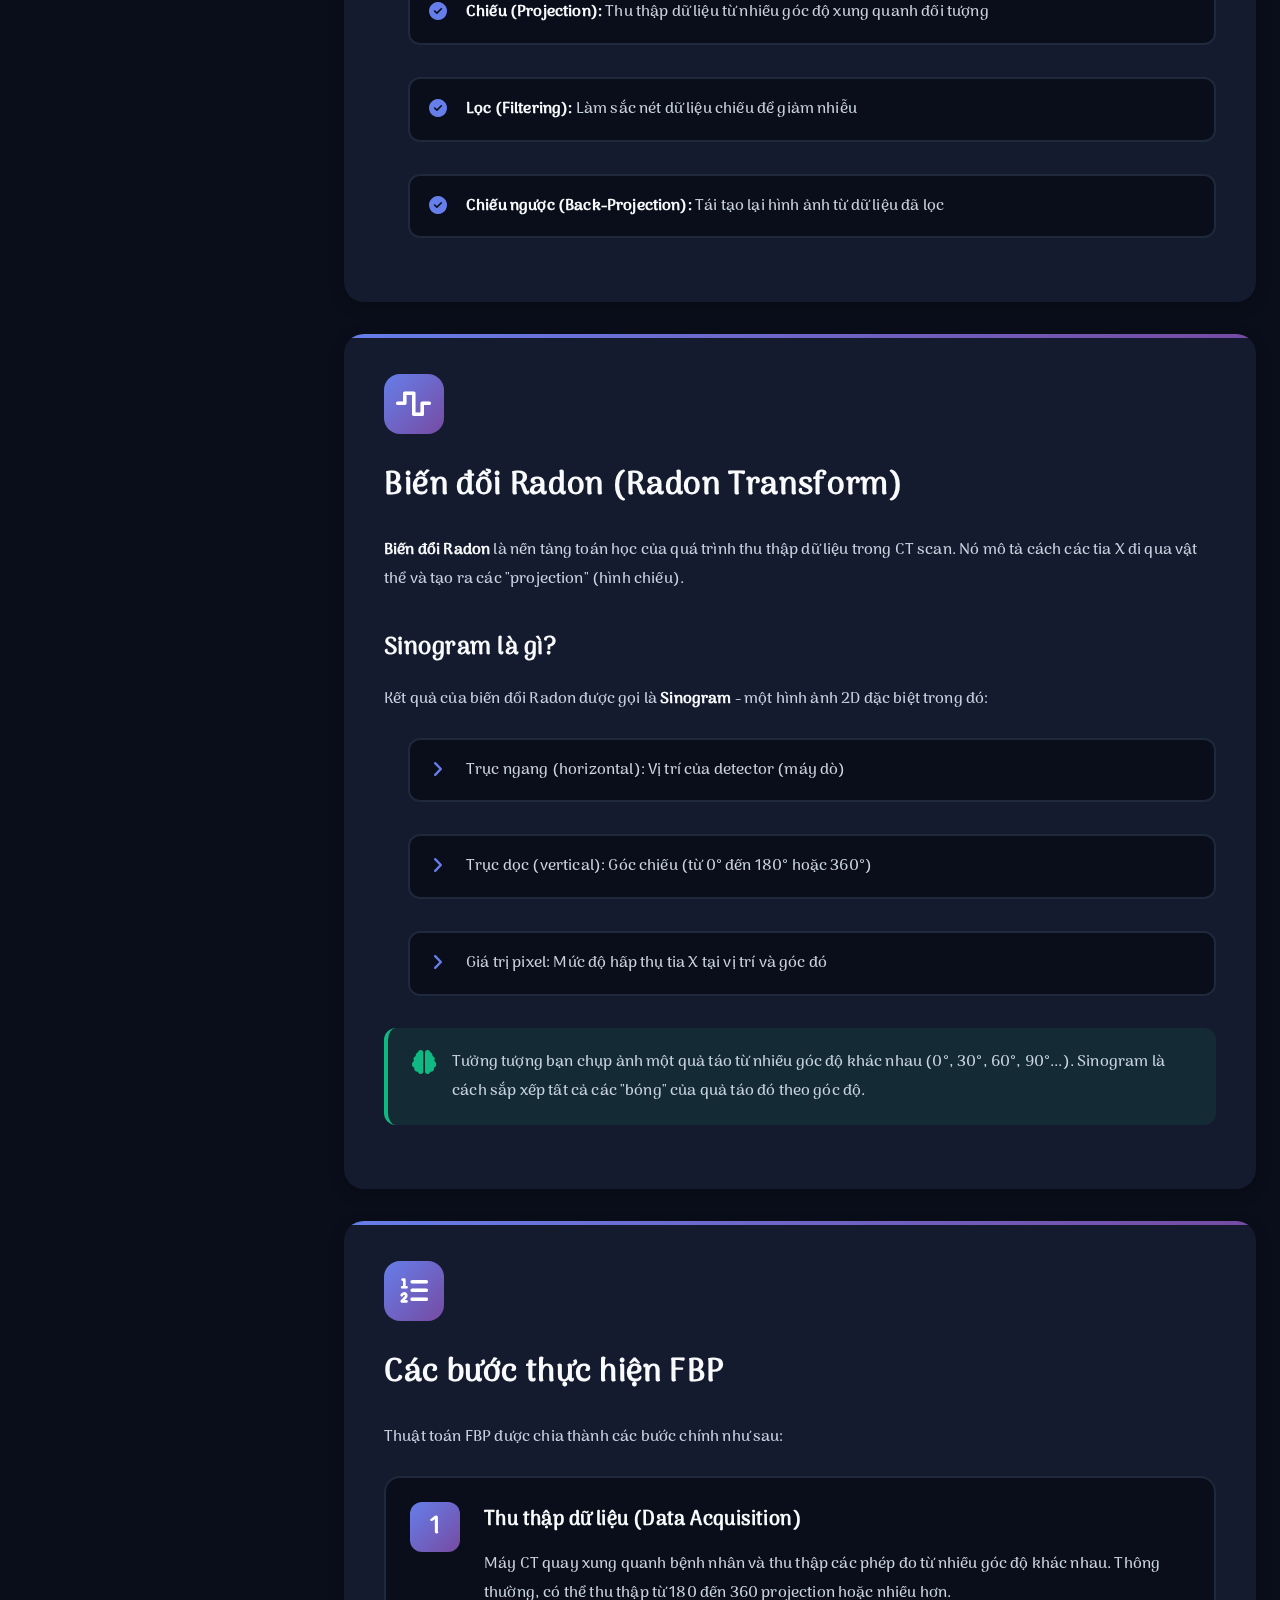
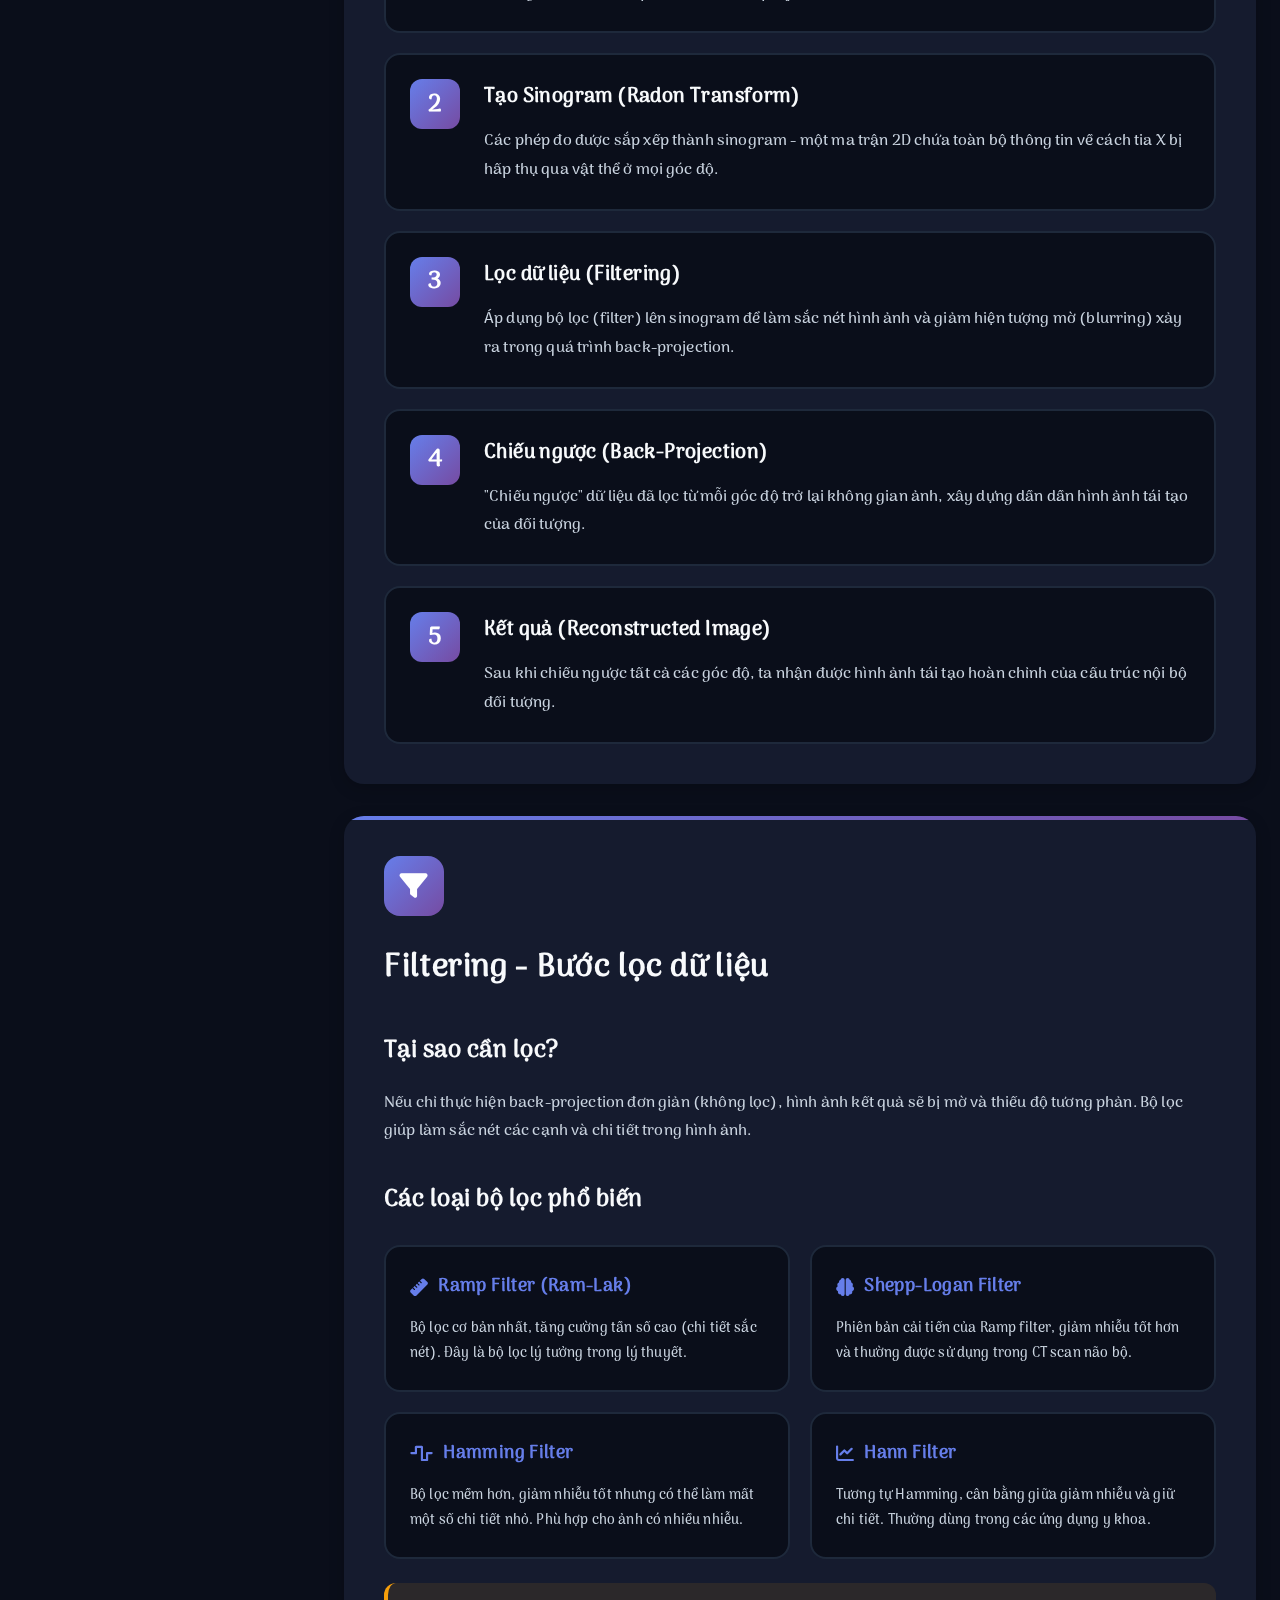
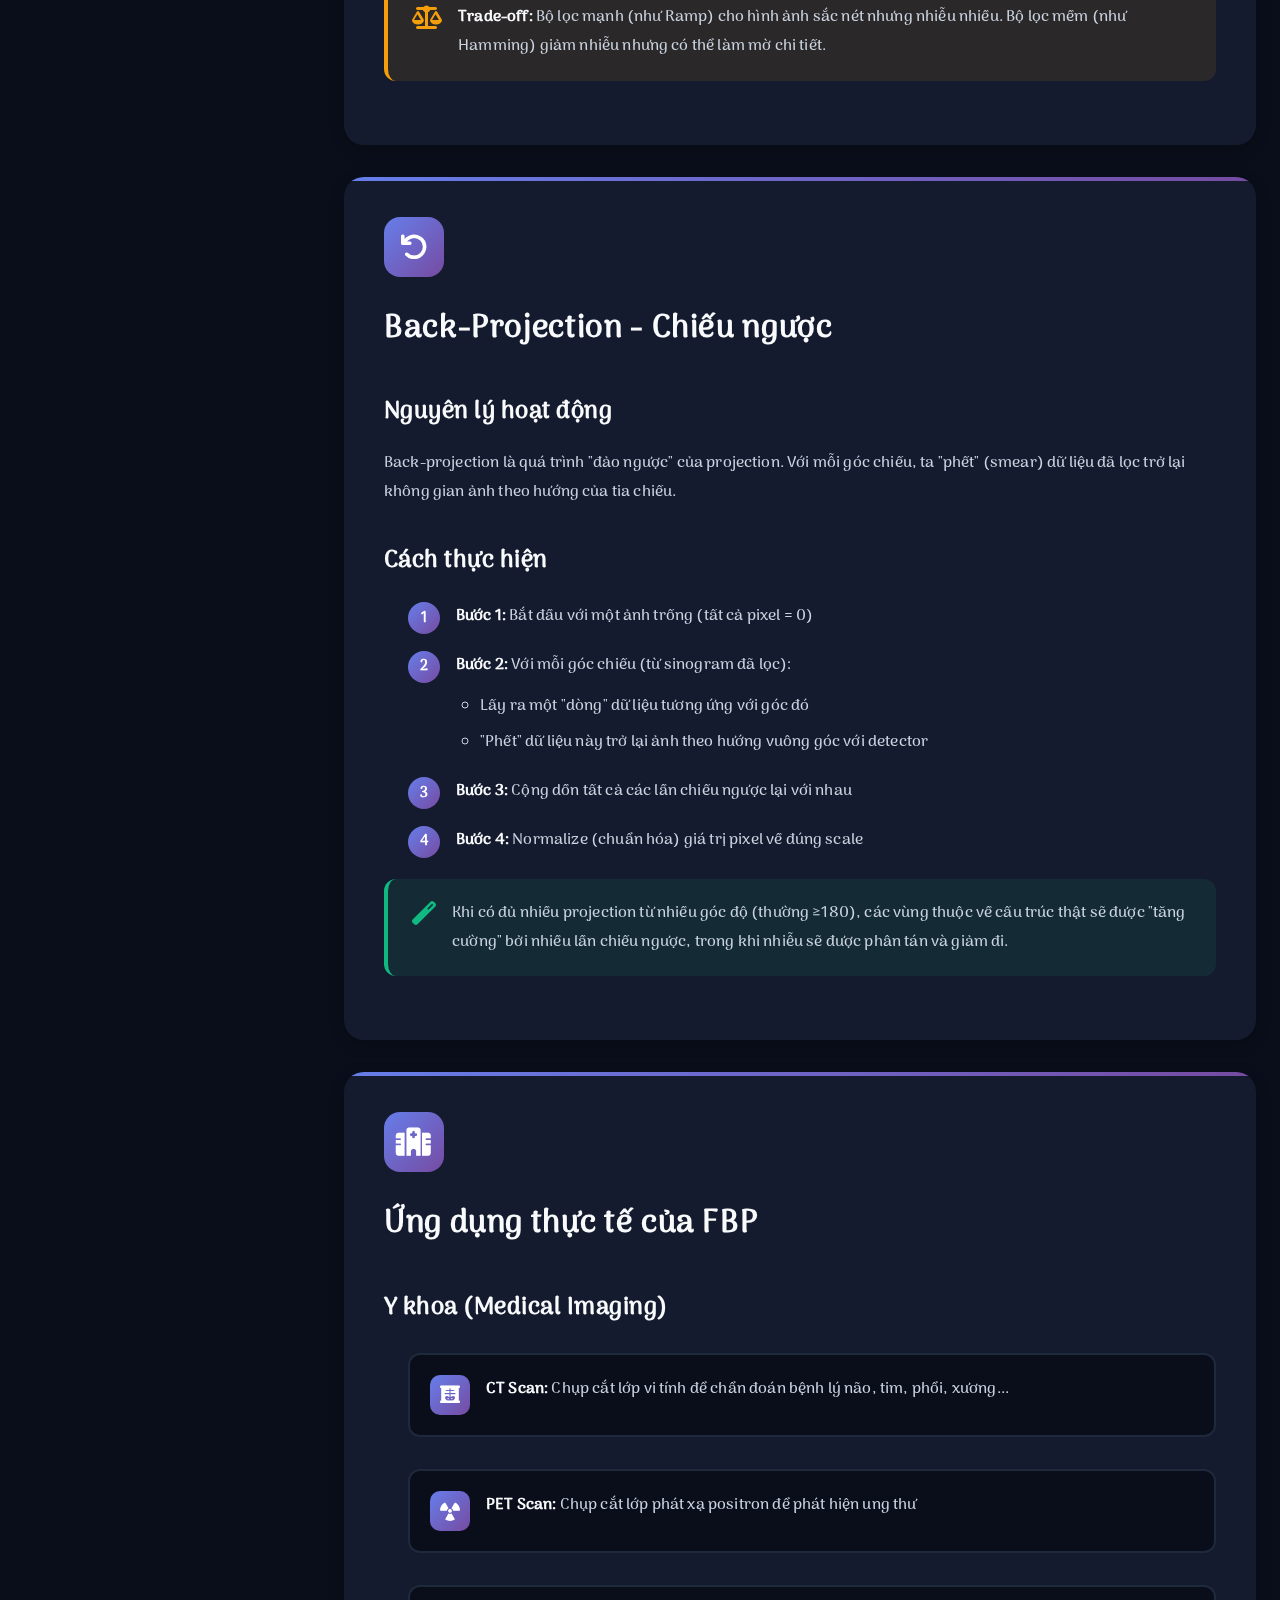
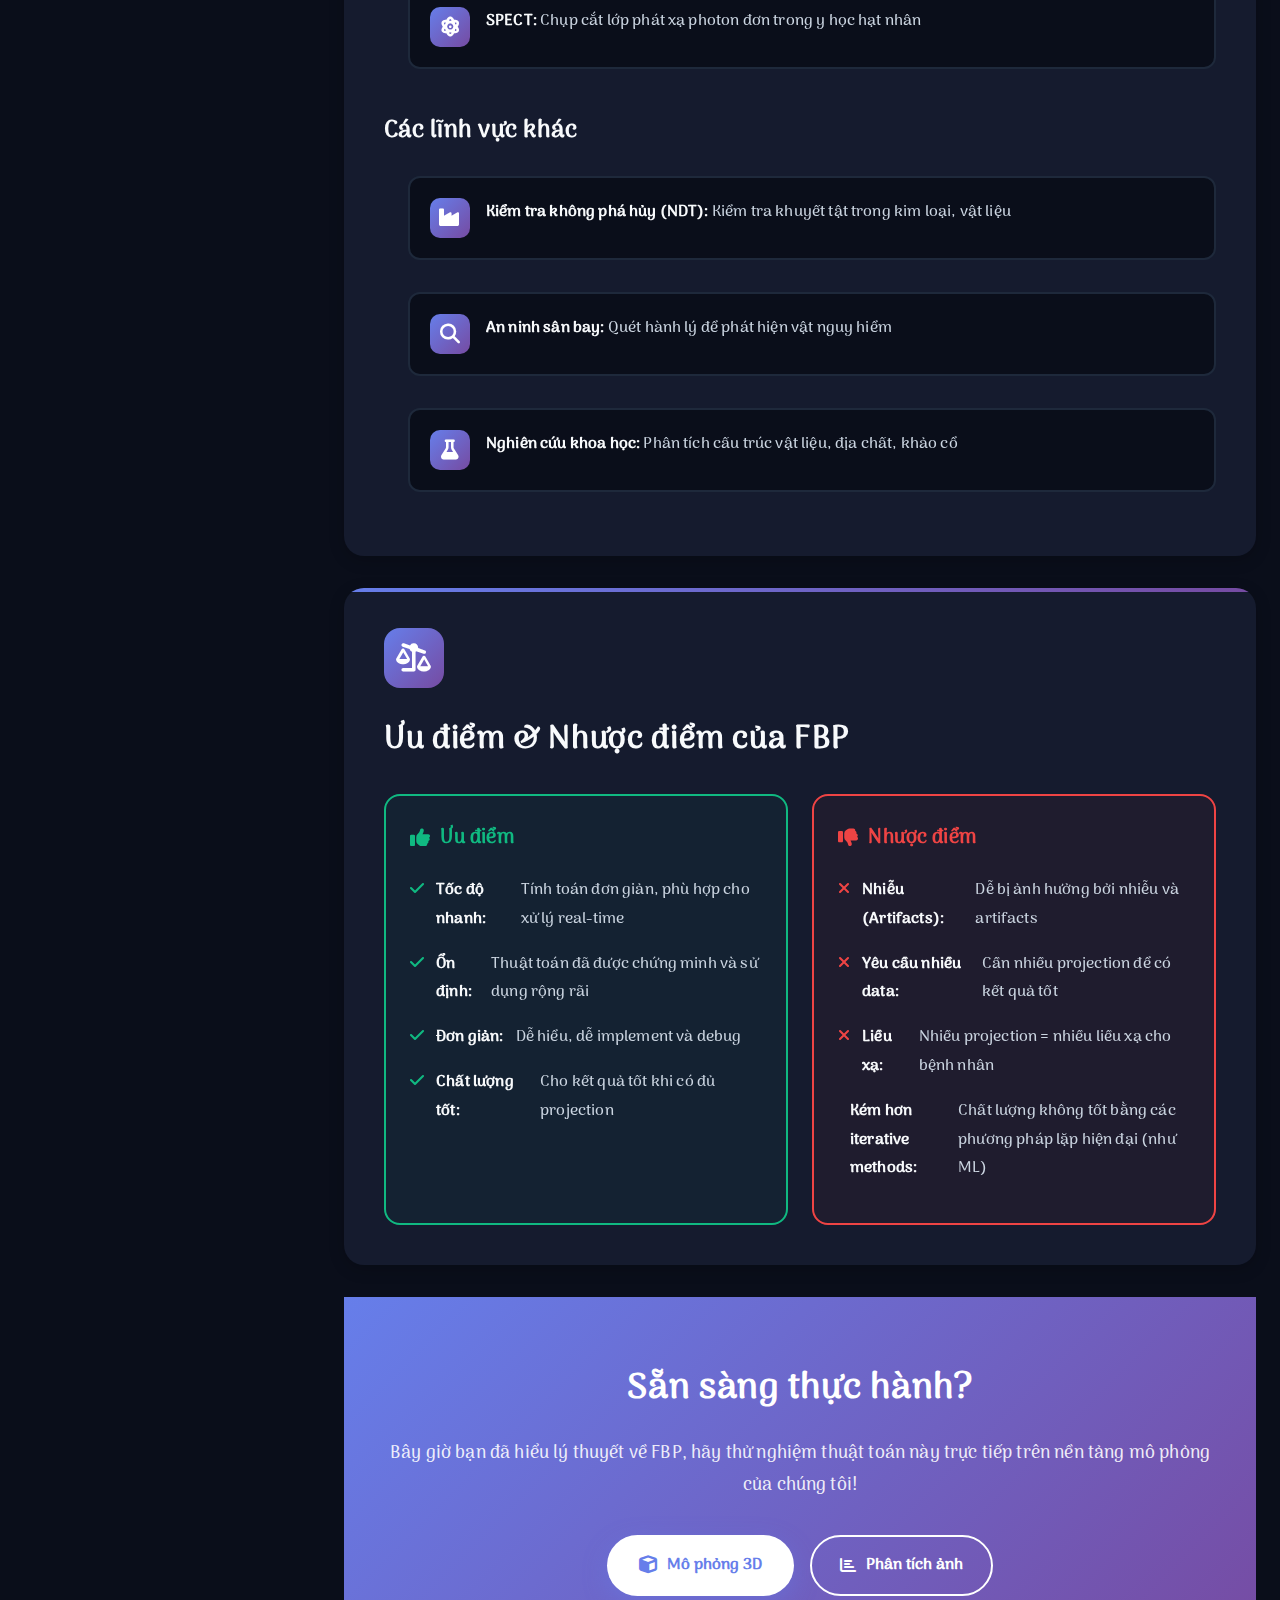
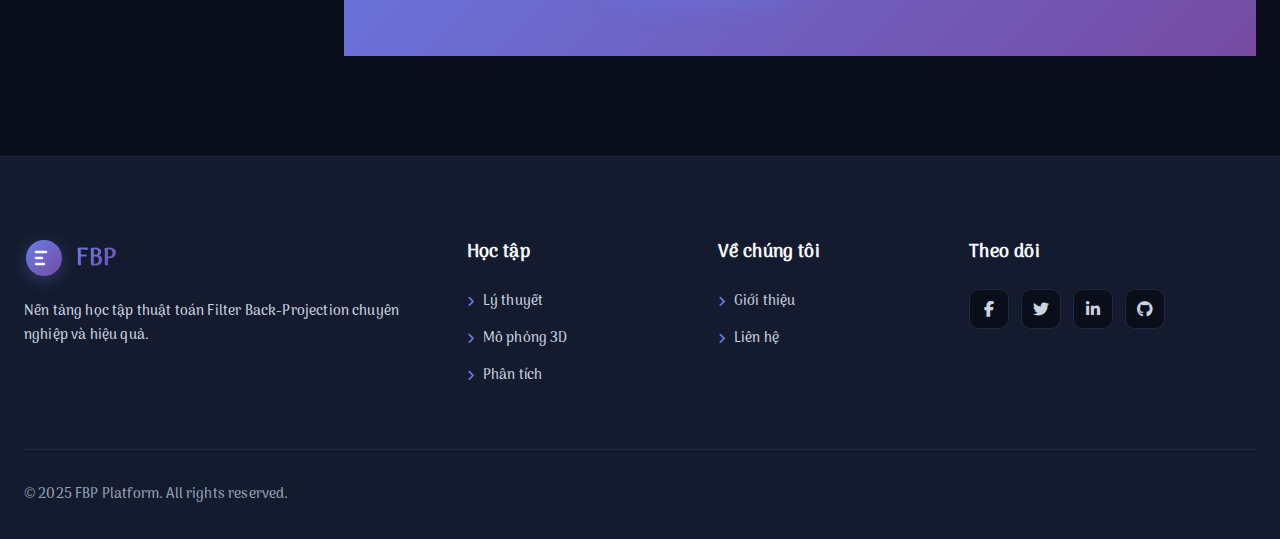
<file: pages/theory/index.html>
<!DOCTYPE html>
<html lang="vi">
<head>
    <meta charset="UTF-8">
    <meta name="viewport" content="width=device-width, initial-scale=1.0">
    <title>Lý thuyết FBP - Filter Back-Projection Platform</title>
    <link rel="stylesheet" href="../../assets/global-fonts.css">
    <link rel="stylesheet" href="https://cdnjs.cloudflare.com/ajax/libs/font-awesome/6.5.1/css/all.min.css">
    <link rel="stylesheet" href="../../components/buttons.css" />
    <link rel="stylesheet" href="../../components/header.css" />
    <link rel="stylesheet" href="../../components/footer.css" />
    <link rel="stylesheet" href="theory.css" />
</head>
<body>
    <!-- Header -->
    <header class="dynamic-header" id="header">
      <div class="header-container">
        <a href="../home/index.html" class="header-brand">
          <svg class="logo" viewBox="0 0 40 40" width="40" height="40">
            <defs>
              <linearGradient id="logoGradient" x1="0%" y1="0%" x2="100%" y2="100%">
                <stop offset="0%" style="stop-color:#667eea;stop-opacity:1" />
                <stop offset="100%" style="stop-color:#764ba2;stop-opacity:1" />
              </linearGradient>
            </defs>
            <circle cx="20" cy="20" r="18" fill="url(#logoGradient)"/>
            <path d="M12 14h10M12 20h6M12 26h8" stroke="#fff" stroke-width="2.5" stroke-linecap="round"/>
          </svg>
          <span class="brand-text">FBP</span>
        </a>

        <nav class="header-nav" id="mainNav">
          <a href="../home/index.html" class="nav-link">
            <i class="fas fa-home"></i>
            <span>Trang chủ</span>
          </a>
          <a href="../theory/index.html" class="nav-link active">
            <i class="fas fa-book"></i>
            <span>Lý thuyết</span>
          </a>
          <a href="../mophong/index.html" class="nav-link">
            <i class="fas fa-cube"></i>
            <span>Mô phỏng 3D</span>
          </a>
          <a href="../analysis/index.html" class="nav-link">
            <i class="fas fa-chart-bar"></i>
            <span>Phân tích</span>
          </a>
          <a href="../chatbot/index.html" class="nav-link">
            <i class="fas fa-comments"></i>
            <span>Chatbot</span>
          </a>
        </nav>
        <div class="header-actions">
          <a class="btn-auth btn-login" href="../auth/index.html#login">
            <i class="fas fa-sign-in-alt"></i>
            <span>Đăng nhập</span>
          </a>
          <a class="btn-auth btn-register" href="../auth/index.html#register">
            <i class="fas fa-user-plus"></i>
            <span>Đăng ký</span>
          </a>
          <button class="menu-toggle" id="menuToggle" aria-label="Menu">
            <span></span>
            <span></span>
            <span></span>
          </button>
        </div>
      </div>
    </header>

    <!-- Hero Section -->
    <section class="hero-section">
      <div class="hero-background">
        <div class="gradient-orb orb-1"></div>
        <div class="gradient-orb orb-2"></div>
      </div>
      <div class="container">
        <div class="hero-content">
          <span class="badge">
            <i class="fas fa-book-open"></i>
            Kiến thức cơ bản
          </span>
          <h1 class="hero-title">
            Lý thuyết FBP
            <span class="gradient-text">Filter Back-Projection</span>
          </h1>
          <p class="hero-subtitle">
            Hiểu rõ nguyên lý hoạt động của thuật toán Filter Back-Projection 
            trong xử lý ảnh y khoa và tái tạo hình ảnh từ CT scan
          </p>
        </div>
      </div>
    </section>

    <!-- Main Content -->
    <section class="content-section">
      <div class="container">
        
        <!-- Navigation Sidebar -->
        <aside class="sidebar-nav">
          <h3>Nội dung</h3>
          <nav class="toc">
            <a href="#intro" class="toc-link active">Giới thiệu</a>
            <a href="#overview" class="toc-link">Tổng quan FBP</a>
            <a href="#radon" class="toc-link">Biến đổi Radon</a>
            <a href="#steps" class="toc-link">Các bước thực hiện</a>
            <a href="#filtering" class="toc-link">Filtering (Lọc)</a>
            <a href="#backprojection" class="toc-link">Back-Projection</a>
            <a href="#applications" class="toc-link">Ứng dụng</a>
            <a href="#advantages" class="toc-link">Ưu & Nhược điểm</a>
          </nav>
        </aside>

        <!-- Main Content -->
        <main class="theory-content">
          
          <!-- Giới thiệu -->
          <article id="intro" class="content-card">
            <div class="card-icon">
              <i class="fas fa-lightbulb"></i>
            </div>
            <h2>Giới thiệu về FBP</h2>
            <p>
              <strong>Filter Back-Projection (FBP)</strong> là một thuật toán cơ bản và quan trọng nhất trong 
              lĩnh vực tái tạo hình ảnh y khoa, đặc biệt là trong công nghệ chụp cắt lớp vi tính (CT - Computed Tomography).
            </p>
            <p>
              Thuật toán này giúp chúng ta tạo ra hình ảnh 2D hoặc 3D của nội bộ cơ thể từ các dữ liệu 
              được thu thập bởi máy CT scanner, mà không cần phẫu thuật xâm lấn.
            </p>
            <div class="highlight-box info">
              <i class="fas fa-info-circle"></i>
              <p>
                FBP được phát triển vào những năm 1960-1970 và trở thành nền tảng cho sự phát triển 
                của công nghệ hình ảnh y khoa hiện đại.
              </p>
            </div>
          </article>

          <!-- Tổng quan -->
          <article id="overview" class="content-card">
            <div class="card-icon">
              <i class="fas fa-eye"></i>
            </div>
            <h2>Tổng quan về Filter Back-Projection</h2>
            <h3>FBP là gì?</h3>
            <p>
              FBP là phương pháp tái tạo hình ảnh từ các phép đo chiếu (projections). 
              Khi tia X đi qua cơ thể người, nó bị hấp thụ với mức độ khác nhau tùy thuộc vào 
              mật độ của các mô. Máy CT thu thập các phép đo này từ nhiều góc độ khác nhau.
            </p>
            <h3>Ý tưởng cốt lõi</h3>
            <ul class="feature-list">
              <li>
                <i class="fas fa-check-circle"></i>
                <div>
                  <strong>Chiếu (Projection):</strong> Thu thập dữ liệu từ nhiều góc độ xung quanh đối tượng
                </div>
              </li>
              <li>
                <i class="fas fa-check-circle"></i>
                <div>
                  <strong>Lọc (Filtering):</strong> Làm sắc nét dữ liệu chiếu để giảm nhiễu
                </div>
              </li>
              <li>
                <i class="fas fa-check-circle"></i>
                <div>
                  <strong>Chiếu ngược (Back-Projection):</strong> Tái tạo lại hình ảnh từ dữ liệu đã lọc
                </div>
              </li>
            </ul>
          </article>

          <!-- Radon Transform -->
          <article id="radon" class="content-card">
            <div class="card-icon">
              <i class="fas fa-wave-square"></i>
            </div>
            <h2>Biến đổi Radon (Radon Transform)</h2>
            <p>
              <strong>Biến đổi Radon</strong> là nền tảng toán học của quá trình thu thập dữ liệu trong CT scan. 
              Nó mô tả cách các tia X đi qua vật thể và tạo ra các "projection" (hình chiếu).
            </p>
            <h3>Sinogram là gì?</h3>
            <p>
              Kết quả của biến đổi Radon được gọi là <strong>Sinogram</strong> - một hình ảnh 2D đặc biệt trong đó:
            </p>
            <ul class="feature-list">
              <li>
                <i class="fas fa-angle-right"></i>
                <div>
                  Trục ngang (horizontal): Vị trí của detector (máy dò)
                </div>
              </li>
              <li>
                <i class="fas fa-angle-right"></i>
                <div>
                  Trục dọc (vertical): Góc chiếu (từ 0° đến 180° hoặc 360°)
                </div>
              </li>
              <li>
                <i class="fas fa-angle-right"></i>
                <div>
                  Giá trị pixel: Mức độ hấp thụ tia X tại vị trí và góc đó
                </div>
              </li>
            </ul>
            <div class="highlight-box tip">
              <i class="fas fa-brain"></i>
              <p>
                Tưởng tượng bạn chụp ảnh một quả táo từ nhiều góc độ khác nhau (0°, 30°, 60°, 90°...). 
                Sinogram là cách sắp xếp tất cả các "bóng" của quả táo đó theo góc độ.
              </p>
            </div>
          </article>

          <!-- Các bước thực hiện -->
          <article id="steps" class="content-card">
            <div class="card-icon">
              <i class="fas fa-list-ol"></i>
            </div>
            <h2>Các bước thực hiện FBP</h2>
            <p>
              Thuật toán FBP được chia thành các bước chính như sau:
            </p>
            
            <div class="step-cards">
              <div class="step-card">
                <div class="step-number">1</div>
                <div class="step-content">
                  <h3>Thu thập dữ liệu (Data Acquisition)</h3>
                  <p>
                    Máy CT quay xung quanh bệnh nhân và thu thập các phép đo từ nhiều góc độ khác nhau. 
                    Thông thường, có thể thu thập từ 180 đến 360 projection hoặc nhiều hơn.
                  </p>
                </div>
              </div>

              <div class="step-card">
                <div class="step-number">2</div>
                <div class="step-content">
                  <h3>Tạo Sinogram (Radon Transform)</h3>
                  <p>
                    Các phép đo được sắp xếp thành sinogram - một ma trận 2D chứa toàn bộ thông tin 
                    về cách tia X bị hấp thụ qua vật thể ở mọi góc độ.
                  </p>
                </div>
              </div>

              <div class="step-card">
                <div class="step-number">3</div>
                <div class="step-content">
                  <h3>Lọc dữ liệu (Filtering)</h3>
                  <p>
                    Áp dụng bộ lọc (filter) lên sinogram để làm sắc nét hình ảnh và giảm hiện tượng mờ 
                    (blurring) xảy ra trong quá trình back-projection.
                  </p>
                </div>
              </div>

              <div class="step-card">
                <div class="step-number">4</div>
                <div class="step-content">
                  <h3>Chiếu ngược (Back-Projection)</h3>
                  <p>
                    "Chiếu ngược" dữ liệu đã lọc từ mỗi góc độ trở lại không gian ảnh, 
                    xây dựng dần dần hình ảnh tái tạo của đối tượng.
                  </p>
                </div>
              </div>

              <div class="step-card">
                <div class="step-number">5</div>
                <div class="step-content">
                  <h3>Kết quả (Reconstructed Image)</h3>
                  <p>
                    Sau khi chiếu ngược tất cả các góc độ, ta nhận được hình ảnh tái tạo hoàn chỉnh 
                    của cấu trúc nội bộ đối tượng.
                  </p>
                </div>
              </div>
            </div>
          </article>

          <!-- Filtering -->
          <article id="filtering" class="content-card">
            <div class="card-icon">
              <i class="fas fa-filter"></i>
            </div>
            <h2>Filtering - Bước lọc dữ liệu</h2>
            <h3>Tại sao cần lọc?</h3>
            <p>
              Nếu chỉ thực hiện back-projection đơn giản (không lọc), hình ảnh kết quả sẽ bị mờ và 
              thiếu độ tương phản. Bộ lọc giúp làm sắc nét các cạnh và chi tiết trong hình ảnh.
            </p>
            <h3>Các loại bộ lọc phổ biến</h3>
            <div class="filter-grid">
              <div class="filter-card">
                <h4><i class="fas fa-ruler"></i> Ramp Filter (Ram-Lak)</h4>
                <p>
                  Bộ lọc cơ bản nhất, tăng cường tần số cao (chi tiết sắc nét). 
                  Đây là bộ lọc lý tưởng trong lý thuyết.
                </p>
              </div>
              <div class="filter-card">
                <h4><i class="fas fa-brain"></i> Shepp-Logan Filter</h4>
                <p>
                  Phiên bản cải tiến của Ramp filter, giảm nhiễu tốt hơn và thường được sử dụng 
                  trong CT scan não bộ.
                </p>
              </div>
              <div class="filter-card">
                <h4><i class="fas fa-wave-square"></i> Hamming Filter</h4>
                <p>
                  Bộ lọc mềm hơn, giảm nhiễu tốt nhưng có thể làm mất một số chi tiết nhỏ. 
                  Phù hợp cho ảnh có nhiều nhiễu.
                </p>
              </div>
              <div class="filter-card">
                <h4><i class="fas fa-chart-line"></i> Hann Filter</h4>
                <p>
                  Tương tự Hamming, cân bằng giữa giảm nhiễu và giữ chi tiết. 
                  Thường dùng trong các ứng dụng y khoa.
                </p>
              </div>
            </div>
            <div class="highlight-box warning">
              <i class="fas fa-balance-scale"></i>
              <p>
                <strong>Trade-off:</strong> Bộ lọc mạnh (như Ramp) cho hình ảnh sắc nét nhưng nhiễu nhiều. 
                Bộ lọc mềm (như Hamming) giảm nhiễu nhưng có thể làm mờ chi tiết.
              </p>
            </div>
          </article>

          <!-- Back-Projection -->
          <article id="backprojection" class="content-card">
            <div class="card-icon">
              <i class="fas fa-undo"></i>
            </div>
            <h2>Back-Projection - Chiếu ngược</h2>
            <h3>Nguyên lý hoạt động</h3>
            <p>
              Back-projection là quá trình "đảo ngược" của projection. Với mỗi góc chiếu, 
              ta "phết" (smear) dữ liệu đã lọc trở lại không gian ảnh theo hướng của tia chiếu.
            </p>
            <h3>Cách thực hiện</h3>
            <ol class="process-list">
              <li>
                <strong>Bước 1:</strong> Bắt đầu với một ảnh trống (tất cả pixel = 0)
              </li>
              <li>
                <strong>Bước 2:</strong> Với mỗi góc chiếu (từ sinogram đã lọc):
                <ul>
                  <li>Lấy ra một "dòng" dữ liệu tương ứng với góc đó</li>
                  <li>"Phết" dữ liệu này trở lại ảnh theo hướng vuông góc với detector</li>
                </ul>
              </li>
              <li>
                <strong>Bước 3:</strong> Cộng dồn tất cả các lần chiếu ngược lại với nhau
              </li>
              <li>
                <strong>Bước 4:</strong> Normalize (chuẩn hóa) giá trị pixel về đúng scale
              </li>
            </ol>
            <div class="highlight-box success">
              <i class="fas fa-magic"></i>
              <p>
                Khi có đủ nhiều projection từ nhiều góc độ (thường ≥180), các vùng thuộc về 
                cấu trúc thật sẽ được "tăng cường" bởi nhiều lần chiếu ngược, trong khi nhiễu sẽ 
                được phân tán và giảm đi.
              </p>
            </div>
          </article>

          <!-- Ứng dụng -->
          <article id="applications" class="content-card">
            <div class="card-icon">
              <i class="fas fa-hospital"></i>
            </div>
            <h2>Ứng dụng thực tế của FBP</h2>
            <h3>Y khoa (Medical Imaging)</h3>
            <ul class="app-list">
              <li>
                <i class="fas fa-x-ray"></i>
                <div>
                  <strong>CT Scan:</strong> Chụp cắt lớp vi tính để chẩn đoán bệnh lý não, tim, phổi, xương...
                </div>
              </li>
              <li>
                <i class="fas fa-radiation"></i>
                <div>
                  <strong>PET Scan:</strong> Chụp cắt lớp phát xạ positron để phát hiện ung thư
                </div>
              </li>
              <li>
                <i class="fas fa-atom"></i>
                <div>
                  <strong>SPECT:</strong> Chụp cắt lớp phát xạ photon đơn trong y học hạt nhân
                </div>
              </li>
            </ul>
            <h3>Các lĩnh vực khác</h3>
            <ul class="app-list">
              <li>
                <i class="fas fa-industry"></i>
                <div>
                  <strong>Kiểm tra không phá hủy (NDT):</strong> Kiểm tra khuyết tật trong kim loại, vật liệu
                </div>
              </li>
              <li>
                <i class="fas fa-search"></i>
                <div>
                  <strong>An ninh sân bay:</strong> Quét hành lý để phát hiện vật nguy hiểm
                </div>
              </li>
              <li>
                <i class="fas fa-flask"></i>
                <div>
                  <strong>Nghiên cứu khoa học:</strong> Phân tích cấu trúc vật liệu, địa chất, khảo cổ
                </div>
              </li>
            </ul>
          </article>

          <!-- Ưu nhược điểm -->
          <article id="advantages" class="content-card">
            <div class="card-icon">
              <i class="fas fa-balance-scale-right"></i>
            </div>
            <h2>Ưu điểm & Nhược điểm của FBP</h2>
            
            <div class="pros-cons">
              <div class="pros">
                <h3><i class="fas fa-thumbs-up"></i> Ưu điểm</h3>
                <ul>
                  <li>
                    <i class="fas fa-check"></i>
                    <strong>Tốc độ nhanh:</strong> Tính toán đơn giản, phù hợp cho xử lý real-time
                  </li>
                  <li>
                    <i class="fas fa-check"></i>
                    <strong>Ổn định:</strong> Thuật toán đã được chứng minh và sử dụng rộng rãi
                  </li>
                  <li>
                    <i class="fas fa-check"></i>
                    <strong>Đơn giản:</strong> Dễ hiểu, dễ implement và debug
                  </li>
                  <li>
                    <i class="fas fa-check"></i>
                    <strong>Chất lượng tốt:</strong> Cho kết quả tốt khi có đủ projection
                  </li>
                </ul>
              </div>
              <div class="cons">
                <h3><i class="fas fa-thumbs-down"></i> Nhược điểm</h3>
                <ul>
                  <li>
                    <i class="fas fa-times"></i>
                    <strong>Nhiễu (Artifacts):</strong> Dễ bị ảnh hưởng bởi nhiễu và artifacts
                  </li>
                  <li>
                    <i class="fas fa-times"></i>
                    <strong>Yêu cầu nhiều data:</strong> Cần nhiều projection để có kết quả tốt
                  </li>
                  <li>
                    <i class="fas fa-times"></i>
                    <strong>Liều xạ:</strong> Nhiều projection = nhiều liều xạ cho bệnh nhân
                  </li>
                  <li>
                    <i class="fas fa="times"></i>
                    <strong>Kém hơn iterative methods:</strong> Chất lượng không tốt bằng các phương pháp lặp hiện đại (như ML)
                  </li>
                </ul>
              </div>
            </div>
          </article>

          <!-- Call to Action -->
          <article class="cta-card">
            <h2>Sẵn sàng thực hành?</h2>
            <p>
              Bây giờ bạn đã hiểu lý thuyết về FBP, hãy thử nghiệm thuật toán này 
              trực tiếp trên nền tảng mô phỏng của chúng tôi!
            </p>
            <div class="cta-buttons">
              <a href="../mophong/index.html" class="btn-primary">
                <i class="fas fa-cube"></i>
                <span>Mô phỏng 3D</span>
              </a>
              <a href="../analysis/index.html" class="btn-outline">
                <i class="fas fa-chart-bar"></i>
                <span>Phân tích ảnh</span>
              </a>
            </div>
          </article>

        </main>
      </div>
    </section>

    <!-- Footer -->
    <footer class="footer">
      <div class="container">
        <div class="footer-grid">
          <div class="footer-col">
            <div class="footer-brand">
              <svg class="footer-logo" viewBox="0 0 40 40" width="40" height="40">
                <defs>
                  <linearGradient id="footerGradient" x1="0%" y1="0%" x2="100%" y2="100%">
                    <stop offset="0%" style="stop-color:#667eea;stop-opacity:1" />
                    <stop offset="100%" style="stop-color:#764ba2;stop-opacity:1" />
                  </linearGradient>
                </defs>
                <circle cx="20" cy="20" r="18" fill="url(#footerGradient)"/>
                <path d="M12 14h10M12 20h6M12 26h8" stroke="#fff" stroke-width="2.5" stroke-linecap="round"/>
              </svg>
              <span>FBP</span>
            </div>
            <p class="footer-desc">
              Nền tảng học tập thuật toán Filter Back-Projection chuyên nghiệp và hiệu quả.
            </p>
          </div>

          <div class="footer-col">
            <h4>Học tập</h4>
            <ul class="footer-links">
              <li><a href="../theory/index.html"><i class="fas fa-angle-right"></i> Lý thuyết</a></li>
              <li><a href="../mophong/index.html"><i class="fas fa-angle-right"></i> Mô phỏng 3D</a></li>
              <li><a href="../analysis/index.html"><i class="fas fa-angle-right"></i> Phân tích</a></li>
            </ul>
          </div>

          <div class="footer-col">
            <h4>Về chúng tôi</h4>
            <ul class="footer-links">
              <li><a href="../about/index.html"><i class="fas fa-angle-right"></i> Giới thiệu</a></li>
              <li><a href="../contact/index.html"><i class="fas fa-angle-right"></i> Liên hệ</a></li>
            </ul>
          </div>

          <div class="footer-col">
            <h4>Theo dõi</h4>
            <div class="footer-social">
              <a href="#" aria-label="Facebook"><i class="fab fa-facebook-f"></i></a>
              <a href="#" aria-label="Twitter"><i class="fab fa-twitter"></i></a>
              <a href="#" aria-label="LinkedIn"><i class="fab fa-linkedin-in"></i></a>
              <a href="#" aria-label="GitHub"><i class="fab fa-github"></i></a>
            </div>
          </div>
        </div>

        <div class="footer-bottom">
          <p>&copy; 2025 FBP Platform. All rights reserved.</p>
        </div>
      </div>
    </footer>

    <script src="theory.js"></script>
</body>
</html>
</file>
<file: assets/global-fonts.css>
/**
 * Global font stack
 * Use a single, readable sans-serif family across the entire site.
 */
@font-face {
  font-family: 'Arima Madurai';
  src: url('./arima-madurai.medium.ttf') format('truetype');
  font-weight: 500;
  font-style: normal;
  font-display: swap;
}

:root {
  --font-base: 'Arima Madurai', Arial, sans-serif;
  --font-display: 'Arima Madurai', Arial, sans-serif;
}

html,
body {
  font-family: var(--font-base);
}

body {
  font-family: var(--font-base);
  font-size: 16px;
  font-weight: 500;
  letter-spacing: 0.01em;
  line-height: 1.7;
}

button,
input,
textarea,
select,
option {
  font-family: inherit;
}

h1,
h2,
h3,
h4,
h5,
h6 {
  font-family: var(--font-display);
  font-weight: 700;
  letter-spacing: 0.02em;
}

code,
pre,
kbd,
samp {
  font-family: var(--font-mono);
}
</file>
<file: components/buttons.css>
﻿/* ===== Button Components ===== */

/* Primary Button */
.btn-primary {
  display: inline-flex;
  align-items: center;
  gap: 10px;
  padding: 16px 32px;
  background: linear-gradient(135deg, #667eea 0%, #764ba2 100%);
  color: white;
  border: none;
  border-radius: 50px;
  font-weight: 700;
  font-size: 16px;
  font-family: var(--font-base);
  cursor: pointer;
  transition: all 0.3s cubic-bezier(0.4, 0, 0.2, 1);
  text-decoration: none;
  box-shadow: 0 8px 24px rgba(102, 126, 234, 0.4);
}

.btn-primary:hover {
  box-shadow: 0 12px 32px rgba(102, 126, 234, 0.6);
  transform: translateY(-3px);
}

.btn-primary:active {
  transform: translateY(-1px);
  box-shadow: 0 6px 20px rgba(102, 126, 234, 0.5);
}

.btn-primary i {
  font-size: 18px;
}

/* Secondary Button */
.btn-secondary {
  display: inline-flex;
  align-items: center;
  gap: 10px;
  padding: 16px 32px;
  background: #151b2e;
  color: #f8fafc;
  border: 1px solid #1e293b;
  border-radius: 50px;
  font-weight: 700;
  font-size: 16px;
  font-family: var(--font-base);
  cursor: pointer;
  transition: all 0.3s cubic-bezier(0.4, 0, 0.2, 1);
  text-decoration: none;
  box-shadow: 0 4px 12px rgba(0, 0, 0, 0.1);
}

.btn-secondary:hover {
  background: #1a2236;
  border-color: #667eea;
  transform: translateY(-3px);
  box-shadow: 0 8px 20px rgba(0, 0, 0, 0.2);
}

.btn-secondary:active {
  transform: translateY(-1px);
}

.btn-secondary i {
  font-size: 18px;
}

/* Outline Button */
.btn-outline {
  display: inline-flex;
  align-items: center;
  gap: 10px;
  padding: 14px 28px;
  background: transparent;
  color: #667eea;
  border: 2px solid #667eea;
  border-radius: 50px;
  font-weight: 600;
  font-size: 16px;
  font-family: var(--font-base);
  cursor: pointer;
  transition: all 0.3s cubic-bezier(0.4, 0, 0.2, 1);
  text-decoration: none;
}

.btn-outline:hover {
  background: #667eea;
  color: white;
  transform: translateY(-2px);
  box-shadow: 0 6px 20px rgba(102, 126, 234, 0.4);
}

/* Small Button */
.btn-small {
  padding: 10px 20px;
  font-size: 14px;
}

.btn-small i {
  font-size: 14px;
}

/* Large Button */
.btn-large {
  padding: 18px 40px;
  font-size: 18px;
}

.btn-large i {
  font-size: 20px;
}

/* Icon Button */
.btn-icon {
  display: inline-flex;
  align-items: center;
  justify-content: center;
  width: 48px;
  height: 48px;
  padding: 0;
  background: linear-gradient(135deg, #667eea 0%, #764ba2 100%);
  color: white;
  border: none;
  border-radius: 50%;
  font-size: 20px;
  cursor: pointer;
  transition: all 0.3s cubic-bezier(0.4, 0, 0.2, 1);
  box-shadow: 0 4px 12px rgba(102, 126, 234, 0.3);
}

.btn-icon:hover {
  transform: translateY(-3px) scale(1.05);
  box-shadow: 0 8px 20px rgba(102, 126, 234, 0.5);
}

/* Auth Buttons */
.btn-auth {
  display: inline-flex;
  align-items: center;
  gap: 8px;
  padding: 10px 20px;
  border-radius: 25px;
  border: none;
  font-weight: 600;
  font-size: 14px;
  cursor: pointer;
  transition: all 0.3s cubic-bezier(0.4, 0, 0.2, 1);
  font-family: var(--font-base);
  text-decoration: none;
}

.btn-login {
  background: transparent;
  color: #cbd5e1;
  border: 1px solid #1e293b;
}

.btn-login:hover {
  background: #1a2236;
  color: #f8fafc;
  border-color: #667eea;
}

.btn-register {
  background: linear-gradient(135deg, #667eea 0%, #764ba2 100%);
  color: white;
  box-shadow: 0 4px 12px rgba(102, 126, 234, 0.3);
}

.btn-register:hover {
  box-shadow: 0 6px 20px rgba(102, 126, 234, 0.5);
  transform: translateY(-2px);
}

/* Link Button */
.btn-link {
  display: inline-flex;
  align-items: center;
  gap: 8px;
  padding: 0;
  background: transparent;
  color: #667eea;
  border: none;
  font-weight: 600;
  font-size: 16px;
  cursor: pointer;
  transition: all 0.3s cubic-bezier(0.4, 0, 0.2, 1);
  text-decoration: none;
  font-family: var(--font-base);
}

.btn-link:hover {
  gap: 12px;
  color: #5568d3;
}

.btn-link i {
  transition: transform 0.3s ease;
}

.btn-link:hover i {
  transform: translateX(4px);
}

/* Disabled State */
.btn-primary:disabled,
.btn-secondary:disabled,
.btn-outline:disabled {
  opacity: 0.5;
  cursor: not-allowed;
  transform: none !important;
}

/* Loading State */
.btn-loading {
  position: relative;
  pointer-events: none;
}

.btn-loading::after {
  content: '';
  position: absolute;
  width: 16px;
  height: 16px;
  top: 50%;
  left: 50%;
  margin-left: -8px;
  margin-top: -8px;
  border: 2px solid transparent;
  border-top-color: currentColor;
  border-radius: 50%;
  animation: btn-spin 0.6s linear infinite;
}

@keyframes btn-spin {
  to {
    transform: rotate(360deg);
  }
}

/* Button Group */
.btn-group {
  display: flex;
  gap: 12px;
  flex-wrap: wrap;
}

.btn-group.vertical {
  flex-direction: column;
}

.btn-group.center {
  justify-content: center;
}

/* Responsive */
@media (max-width: 768px) {
  .btn-primary,
  .btn-secondary,
  .btn-outline {
    width: 100%;
    justify-content: center;
  }
  
  .btn-group {
    flex-direction: column;
  }
  
  .btn-large {
    padding: 16px 32px;
    font-size: 16px;
  }
}
</file>
<file: components/header.css>
.right-actions {
  display: flex;
  gap: 10px;
  margin-left: auto;
}

.primary-action {
  background: linear-gradient(135deg, #667eea 0%, #764ba2 100%);
  color: white;
  font-weight: 600;
  box-shadow: 0 4px 12px rgba(102, 126, 234, 0.4);
}

.secondary-action {
  background: #1a2236;
  color: #cbd5e1;
  font-weight: 500;
}
/* ===== Dynamic Island Header Component ===== */

.dynamic-header {
  position: fixed;
  top: 20px;
  left: 50%;
  transform: translateX(-50%);
  z-index: 1000;
  width: calc(100% - 40px);
  max-width: 1200px;
  transition: all 0.3s cubic-bezier(0.4, 0, 0.2, 1);
}

.dynamic-header.scrolled {
  top: 10px;
}

.header-container {
  display: flex;
  align-items: center;
  justify-content: space-between;
  background: rgba(21, 27, 46, 0.8);
  backdrop-filter: blur(20px);
  -webkit-backdrop-filter: blur(20px);
  border: 1px solid rgba(255, 255, 255, 0.1);
  border-radius: 50px;
  padding: 12px 24px;
  box-shadow: 0 20px 60px rgba(0, 0, 0, 0.35);
}

.header-brand {
  display: flex;
  align-items: center;
  gap: 12px;
}

.header-logo {
  display: block;
  filter: drop-shadow(0 4px 8px rgba(102, 126, 234, 0.3));
}

.header-title {
  font-size: 24px;
  font-weight: 700;
  font-family: var(--font-display);
  background: linear-gradient(135deg, #667eea 0%, #764ba2 100%);
  -webkit-background-clip: text;
  -webkit-text-fill-color: transparent;
  background-clip: text;
}

.header-nav {
  display: flex;
  gap: 8px;
}

.center-nav {
  flex: 1;
  justify-content: center;
}

.nav-link {
  display: flex;
  align-items: center;
  gap: 8px;
  padding: 10px 18px;
  border-radius: 25px;
  text-decoration: none;
  color: #cbd5e1;
  font-weight: 500;
  font-size: 14px;
  transition: all 0.3s cubic-bezier(0.4, 0, 0.2, 1);
  position: relative;
}

.nav-link i {
  font-size: 16px;
}

.nav-link:hover {
  background: #1a2236;
  color: #f8fafc;
}

.nav-link.active {
  background: linear-gradient(135deg, #667eea 0%, #764ba2 100%);
  color: white;
  box-shadow: 0 4px 12px rgba(102, 126, 234, 0.4);
}

.header-actions {
  display: flex;
  gap: 12px;
}

.menu-toggle {
  display: none;
  flex-direction: column;
  gap: 4px;
  background: transparent;
  border: none;
  cursor: pointer;
  padding: 8px;
}

.menu-toggle span {
  width: 24px;
  height: 2px;
  background: #f8fafc;
  border-radius: 2px;
  transition: all 0.3s cubic-bezier(0.4, 0, 0.2, 1);
}

/* Mobile Responsive */
@media (max-width: 1024px) {
  .header-nav {
    display: none;
  }
  
  .menu-toggle {
    display: flex;
  }

  .header-nav.mobile-open {
    display: flex !important;
    position: absolute;
    top: 100%;
    left: 50%;
    transform: translateX(-50%);
    margin-top: 10px;
    flex-direction: column;
    background: rgba(21, 27, 46, 0.95);
    backdrop-filter: blur(20px);
    border: 1px solid rgba(255, 255, 255, 0.1);
    border-radius: 20px;
    padding: 16px;
    min-width: 250px;
    box-shadow: 0 20px 60px rgba(0, 0, 0, 0.4);
  }

  .header-nav.mobile-open .nav-link {
    width: 100%;
    justify-content: flex-start;
  }

  .menu-toggle.active span:nth-child(1) {
    transform: rotate(45deg) translate(5px, 5px);
  }

  .menu-toggle.active span:nth-child(2) {
    opacity: 0;
  }

  .menu-toggle.active span:nth-child(3) {
    transform: rotate(-45deg) translate(5px, -5px);
  }
}

@media (max-width: 768px) {
  .dynamic-header {
    width: calc(100% - 20px);
  }
  
  .header-container {
    padding: 10px 16px;
  }
  
  .header-actions {
    display: none;
  }

  .header-nav.mobile-open {
    width: calc(100vw - 40px);
  }
}
</file>
<file: pages/analysis/analysis.css>
﻿:root {
  --primary-gradient: linear-gradient(135deg, #667eea 0%, #764ba2 100%);
  --primary-color: #667eea;
  --primary-dark: #5568d3;
  --secondary-color: #764ba2;
  --bg-dark: #18192b;
  --bg-card: #1a1c2b;
  --bg-hover: #23243a;
  --text-primary: #f8fafc;
  --text-secondary: #cbd5e1;
  --text-muted: #94a3b8;
  --border-color: #1e293b;
  --shadow-sm: 0 2px 8px rgba(0, 0, 0, 0.1);
  --shadow-md: 0 4px 16px rgba(0, 0, 0, 0.15);
  --shadow-lg: 0 10px 40px rgba(0, 0, 0, 0.25);
  --shadow-xl: 0 20px 60px rgba(0, 0, 0, 0.35);
  --transition-base: all 0.3s cubic-bezier(0.4, 0, 0.2, 1);
}
html {
  scroll-behavior: smooth;
}
body {
  padding-top: 150px;
  overflow-x: hidden;
}
main {
  margin-top: 32px;
  min-height: calc(100vh - 150px);
}
body {
  font-family: var(--font-base);
  background: var(--bg-dark);
  color: var(--text-primary);
  margin: 0;
  padding: 0;
}
header {
  padding: 32px 0 16px 0;
  text-align: left;
}
.header-container {
  display: flex;
  align-items: center;
  justify-content: space-between;
  background: rgba(21, 27, 46, 0.8);
  border-radius: 50px;
  padding: 12px 24px;
  box-shadow: var(--shadow-xl);
}
.header-brand {
  display: flex;
  align-items: center;
  gap: 12px;
}
.header-logo {
  display: block;
  filter: drop-shadow(0 4px 8px rgba(102, 126, 234, 0.3));
}
.header-title {
  font-size: 24px;
  font-weight: 700;
  font-family: var(--font-display);
  background: var(--primary-gradient);
  -webkit-background-clip: text;
  -webkit-text-fill-color: transparent;
  background-clip: text;
}
h1 {
  font-family: var(--font-display);
  font-size: 2.5rem;
  margin-bottom: 0.5em;
}
main {
  max-width: 1280px;
  margin: 0 auto;
  padding: 24px;
}
#upload-section, #result-section {
  background: var(--bg-card);
  border-radius: 16px;
  padding: 24px;
  margin-bottom: 32px;
}
#result-list img {
  max-width: 100%;
  border-radius: 8px;
  margin-bottom: 12px;
}
.back-btn {
  display: inline-block;
  margin-bottom: 24px;
  padding: 10px 18px;
  background: var(--primary-gradient);
  color: #fff;
  border-radius: 8px;
  text-decoration: none;
  font-weight: 600;
  font-size: 16px;
  transition: background 0.2s;
}
.back-btn:hover {
  background: var(--primary-dark);
  color: #fff;
}
.back-btn i {
  margin-right: 8px;
}
.analysis-grid {
  display: flex;
  justify-content: center;
  align-items: flex-start;
  gap: 48px;
  margin-top: 32px;
}
.analysis-left, .analysis-right {
  background: var(--bg-card);
  border-radius: 16px;
  padding: 32px 24px;
  width: 420px;
  min-height: 400px;
  box-shadow: var(--shadow-lg);
  display: flex;
  flex-direction: column;
  align-items: center;
}
.analysis-left h2, .analysis-right h2 {
  text-align: center;
  margin-bottom: 18px;
}
#patient-form {
  width: 100%;
  display: flex;
  flex-direction: column;
  align-items: center;
  margin-bottom: 24px;
}
#patient-name {
  width: 80%;
  padding: 10px;
  border-radius: 8px;
  border: 1px solid var(--border-color);
  margin-top: 8px;
  margin-bottom: 16px;
  font-size: 16px;
}
#image-upload {
  margin-bottom: 16px;
}
#analyze-btn {
  padding: 10px 24px;
  background: var(--primary-gradient);
  color: #fff;
  border: none;
  border-radius: 8px;
  font-size: 16px;
  font-weight: 600;
  cursor: pointer;
  margin-bottom: 16px;
  transition: background 0.2s;
}
#analyze-btn:hover {
  background: var(--primary-dark);
}
.video-box {
  width: 100%;
  min-height: 240px;
  display: flex;
  align-items: center;
  justify-content: center;
  background: #22243a;
  border-radius: 12px;
  box-shadow: var(--shadow-sm);
}
#upload-info {
  color: var(--text-secondary);
  margin-top: 8px;
  text-align: center;
}
.upload-box {
  width: 100%;
  min-height: 120px;
  border: 2px dashed var(--primary-color);
  border-radius: 12px;
  background: #23243a;
  display: flex;
  flex-direction: column;
  align-items: center;
  justify-content: center;
  cursor: pointer;
  margin-bottom: 16px;
  transition: border-color 0.2s;
}
.upload-box:hover {
  border-color: var(--primary-dark);
}
.upload-box label {
  color: var(--text-secondary);
  font-size: 18px;
  margin-bottom: 8px;
  cursor: pointer;
}
.upload-box input[type="file"] {
  display: none;
}
.upload-icon {
  font-size: 32px;
  color: var(--primary-color);
  margin-bottom: 8px;
}
.nav-link {
  display: flex;
  align-items: center;
  gap: 8px;
  padding: 10px 18px;
  border-radius: 25px;
  text-decoration: none;
  color: var(--text-secondary);
  font-weight: 500;
  font-size: 14px;
  transition: var(--transition-base);
  position: relative;
}
.nav-link i {
  font-size: 16px;
}
.nav-link:hover {
  background: var(--bg-hover);
  color: var(--text-primary);
}
.nav-link.active {
  background: var(--primary-gradient);
  color: white;
  box-shadow: 0 4px 12px rgba(102, 126, 234, 0.4);
}
@media (max-width: 900px) {
  .analysis-grid {
    flex-direction: column;
    align-items: center;
  }
  .analysis-left, .analysis-right {
    width: 100%;
    min-width: 0;
    margin-bottom: 24px;
  }
}
</file>
<file: pages/auth/auth.css>
﻿/* ===== Auth Page Layout ===== */
.auth-page {
  min-height: 100vh;
  background: radial-gradient(circle at top right, rgba(102, 126, 234, 0.2), transparent 45%),
              radial-gradient(circle at 20% 20%, rgba(118, 75, 162, 0.25), transparent 50%),
              #0f172a;
  color: #e2e8f0;
  font-family: var(--font-base);
  display: flex;
  flex-direction: column;
}

.auth-page .dynamic-header {
  background: transparent;
  box-shadow: none;
}

.auth-page .dynamic-header.scrolled {
  background: rgba(15, 23, 42, 0.85);
  backdrop-filter: blur(16px);
  box-shadow: 0 12px 40px rgba(15, 23, 42, 0.25);
}

.auth-main {
  flex: 1;
  display: flex;
  align-items: center;
  justify-content: center;
  padding: 140px 24px 80px;
}

.auth-container {
  width: 100%;
  max-width: 1120px;
  display: grid;
  grid-template-columns: repeat(auto-fit, minmax(320px, 1fr));
  gap: 48px;
  align-items: center;
}

.auth-info {
  display: flex;
  flex-direction: column;
  gap: 24px;
}

.auth-badge {
  display: inline-flex;
  align-items: center;
  gap: 10px;
  padding: 10px 18px;
  border-radius: 999px;
  background: rgba(102, 126, 234, 0.2);
  color: #c3dafe;
  font-weight: 600;
  font-size: 14px;
}

.auth-info h1 {
  font-size: clamp(32px, 4vw, 44px);
  line-height: 1.2;
  color: #f8fafc;
  margin: 0;
}

.auth-info p {
  font-size: 16px;
  line-height: 1.7;
  color: #cbd5f5;
  margin: 0;
}

.auth-benefits {
  list-style: none;
  margin: 0;
  padding: 0;
  display: flex;
  flex-direction: column;
  gap: 14px;
}

.auth-benefits li {
  display: flex;
  gap: 12px;
  align-items: flex-start;
  color: #dbeafe;
  font-size: 15px;
}

.auth-benefits i {
  color: #60a5fa;
  margin-top: 2px;
}

.auth-card {
  background: rgba(15, 23, 42, 0.92);
  border: 1px solid rgba(148, 163, 184, 0.12);
  border-radius: 28px;
  padding: 32px;
  box-shadow: 0 24px 60px rgba(15, 23, 42, 0.35);
  backdrop-filter: blur(18px);
}

.auth-tabs {
  display: grid;
  grid-template-columns: repeat(2, minmax(0, 1fr));
  background: rgba(15, 23, 42, 0.7);
  border: 1px solid rgba(148, 163, 184, 0.2);
  border-radius: 20px;
  padding: 6px;
  margin-bottom: 28px;
  gap: 6px;
}

.auth-tab {
  display: inline-flex;
  align-items: center;
  justify-content: center;
  gap: 10px;
  padding: 12px 18px;
  border-radius: 16px;
  border: none;
  background: transparent;
  color: #cbd5f5;
  font-weight: 600;
  font-size: 15px;
  cursor: pointer;
  transition: all 0.3s ease;
}

.auth-tab:hover {
  background: rgba(102, 126, 234, 0.18);
}

.auth-tab.active {
  background: linear-gradient(135deg, #667eea 0%, #764ba2 100%);
  color: #fff;
  box-shadow: 0 12px 30px rgba(102, 126, 234, 0.35);
}

.auth-forms {
  position: relative;
  min-height: 360px;
}

.auth-form {
  display: none;
  flex-direction: column;
  gap: 18px;
}

.auth-form.active {
  display: flex;
}

.form-group {
  display: flex;
  flex-direction: column;
  gap: 8px;
}

.form-group label {
  font-weight: 600;
  font-size: 14px;
  color: #cbd5f5;
}

.input-wrapper {
  display: flex;
  align-items: center;
  gap: 12px;
  padding: 14px 16px;
  border-radius: 16px;
  background: rgba(10, 14, 26, 0.85);
  border: 1px solid rgba(148, 163, 184, 0.2);
  transition: border-color 0.3s ease, box-shadow 0.3s ease;
}

.input-wrapper:focus-within {
  border-color: rgba(102, 126, 234, 0.65);
  box-shadow: 0 0 0 4px rgba(102, 126, 234, 0.15);
}

.input-wrapper i {
  color: #64748b;
  font-size: 16px;
}

.input-wrapper input {
  width: 100%;
  background: transparent;
  border: none;
  outline: none;
  color: #f8fafc;
  font-size: 15px;
}

.input-wrapper input::placeholder {
  color: #64748b;
}

.form-options {
  display: flex;
  justify-content: space-between;
  align-items: center;
  gap: 12px;
  font-size: 13px;
  color: #94a3b8;
}

.form-options.column {
  flex-direction: column;
  align-items: flex-start;
}

.checkbox {
  display: inline-flex;
  align-items: center;
  gap: 10px;
  cursor: pointer;
}

.checkbox input {
  width: 18px;
  height: 18px;
  border-radius: 6px;
  accent-color: #7c83ff;
}

.link-muted {
  color: #a5b4fc;
  text-decoration: none;
  transition: color 0.3s ease;
}

.link-muted:hover {
  color: #c7d2fe;
}

.auth-submit {
  width: 100%;
  justify-content: center;
  margin-top: 8px;
}

.auth-switch {
  text-align: center;
  color: #94a3b8;
  font-size: 14px;
}

.auth-switch .switch-link {
  color: #c7d2fe;
  font-weight: 600;
  text-decoration: none;
}

.auth-switch .switch-link:hover {
  color: #e0e7ff;
}

.auth-divider {
  display: flex;
  align-items: center;
  justify-content: center;
  margin: 28px 0 18px;
  position: relative;
  color: #64748b;
  font-size: 13px;
  letter-spacing: 0.05em;
  text-transform: uppercase;
}

.auth-divider::before,
.auth-divider::after {
  content: '';
  flex: 1;
  height: 1px;
  background: linear-gradient(90deg, rgba(148, 163, 184, 0), rgba(148, 163, 184, 0.4), rgba(148, 163, 184, 0));
  margin: 0 16px;
}

.social-login {
  display: grid;
  grid-template-columns: repeat(auto-fit, minmax(140px, 1fr));
  gap: 12px;
}

.social-btn {
  display: inline-flex;
  align-items: center;
  justify-content: center;
  gap: 10px;
  padding: 12px 18px;
  border-radius: 14px;
  background: rgba(10, 14, 26, 0.8);
  border: 1px solid rgba(148, 163, 184, 0.2);
  color: #e2e8f0;
  font-weight: 600;
  font-size: 14px;
  cursor: pointer;
  transition: transform 0.3s ease, border-color 0.3s ease, box-shadow 0.3s ease;
}

.social-btn:hover {
  transform: translateY(-2px);
  border-color: rgba(124, 118, 255, 0.6);
  box-shadow: 0 12px 30px rgba(102, 126, 234, 0.18);
}

.auth-footer {
  padding: 24px;
  text-align: center;
  color: #64748b;
  font-size: 13px;
}

.auth-footer .footer-links {
  margin-top: 8px;
  display: inline-flex;
  align-items: center;
  gap: 12px;
}

.auth-footer a {
  color: #94a3b8;
  text-decoration: none;
}

.auth-footer a:hover {
  color: #c7d2fe;
}

.auth-footer .dot {
  color: #475569;
}

/* Header buttons on auth page */
.auth-page .header-actions .btn-auth {
  background: transparent;
  border: 1px solid rgba(148, 163, 184, 0.25);
  color: #cbd5f5;
}

.auth-page .header-actions .btn-auth.active {
  background: linear-gradient(135deg, #667eea 0%, #764ba2 100%);
  color: #fff;
  box-shadow: 0 12px 30px rgba(102, 126, 234, 0.35);
}

/* Responsive */
@media (max-width: 1024px) {
  .auth-main {
    padding-top: 120px;
  }

  .auth-container {
    gap: 36px;
  }
}

@media (max-width: 768px) {
  .auth-main {
    padding: 110px 18px 60px;
  }

  .auth-card {
    padding: 28px 22px;
  }

  .auth-tabs {
    gap: 8px;
  }

  .auth-tab {
    font-size: 14px;
    padding: 10px 12px;
  }

  .auth-benefits li {
    font-size: 14px;
  }

  .form-options {
    flex-direction: column;
    align-items: flex-start;
    gap: 10px;
  }
}

@media (max-width: 576px) {
  .auth-container {
    grid-template-columns: 1fr;
  }

  .auth-info {
    text-align: center;
    align-items: center;
  }

  .auth-benefits {
    align-items: flex-start;
  }

  .auth-card {
    border-radius: 22px;
  }
}
</file>
<file: pages/chatbot/chatbot.css>
@font-face {
  font-family: 'Arima Madurai';
  src: url('../../arima-madurai.medium.ttf') format('truetype');
  font-weight: 500;
  font-style: normal;
  font-display: swap;
}
:root {
  --primary-gradient: linear-gradient(135deg, #667eea 0%, #764ba2 100%);
  --primary-color: #667eea;
  --primary-dark: #5568d3;
  --secondary-color: #764ba2;
  --bg-dark: #18192b;
  --bg-card: #1a1c2b;
  --bg-hover: #23243a;
  --text-primary: #f8fafc;
  --text-secondary: #cbd5e1;
  --text-muted: #94a3b8;
  --border-color: #1e293b;
  --shadow-sm: 0 2px 8px rgba(0, 0, 0, 0.1);
  --shadow-md: 0 4px 16px rgba(0, 0, 0, 0.15);
  --shadow-lg: 0 10px 40px rgba(0, 0, 0, 0.25);
  --shadow-xl: 0 20px 60px rgba(0, 0, 0, 0.35);
  --transition-base: all 0.3s cubic-bezier(0.4, 0, 0.2, 1);
  --font-base: 'Arima Madurai', Arial, sans-serif;
  --font-display: 'Arima Madurai', Arial, sans-serif;
}

html {
  scroll-behavior: smooth;
}

body {
  font-family: var(--font-base);
  font-size: 16px;
  font-weight: 500;
  letter-spacing: 0.01em;
  line-height: 1.7;
  background: var(--bg-dark);
  color: var(--text-primary);
  padding-top: 150px;
  overflow-x: hidden;
}

main {
  margin-top: 32px;
  min-height: calc(100vh - 150px);
  padding: 0 24px;
}

.chatbot-container {
  max-width: 900px;
  margin: 0 auto;
  background: var(--bg-card);
  border-radius: 16px;
  box-shadow: var(--shadow-lg);
  display: flex;
  flex-direction: column;
  height: 600px;
  overflow: hidden;
}

.chat-messages {
  flex: 1;
  overflow-y: auto;
  padding: 24px;
  display: flex;
  flex-direction: column;
  gap: 16px;
}

.chat-messages::-webkit-scrollbar {
  width: 8px;
}

.chat-messages::-webkit-scrollbar-track {
  background: transparent;
}

.chat-messages::-webkit-scrollbar-thumb {
  background: var(--primary-color);
  border-radius: 4px;
}

.message {
  display: flex;
  gap: 12px;
  align-items: flex-end;
  animation: slideIn 0.3s ease-out;
}

@keyframes slideIn {
  from {
    opacity: 0;
    transform: translateY(10px);
  }
  to {
    opacity: 1;
    transform: translateY(0);
  }
}

.bot-message {
  justify-content: flex-start;
}

.user-message {
  justify-content: flex-end;
}

.message-avatar {
  width: 32px;
  height: 32px;
  border-radius: 50%;
  background: var(--primary-gradient);
  display: flex;
  align-items: center;
  justify-content: center;
  color: white;
  font-size: 16px;
  flex-shrink: 0;
}

.user-message .message-avatar {
  background: var(--primary-dark);
  order: 2;
}

.message-content {
  max-width: 70%;
  padding: 12px 16px;
  border-radius: 12px;
  background: #23243a;
  color: var(--text-secondary);
  line-height: 1.5;
  font-size: 16px;
  font-family: var(--font-base);
}

.message-content .reasoning {
  font-size: 14px;
  color: var(--text-muted);
  margin-bottom: 8px;
}

.bot-message .message-content {
  background: #22243a;
  border-left: 3px solid var(--primary-color);
}

.user-message .message-content {
  background: var(--primary-gradient);
  color: white;
}

.chat-input-area {
  padding: 16px 24px;
  border-top: 1px solid var(--border-color);
  background: #1a1c2b;
}

.chat-input-form {
  display: flex;
  gap: 12px;
  align-items: center;
}

.chat-input {
  flex: 1;
  padding: 12px 16px;
  background: #22243a;
  border: 1px solid var(--border-color);
  border-radius: 8px;
  color: var(--text-primary);
  font-size: 16px;
  font-family: var(--font-base);
  transition: border-color 0.2s;
}

.chat-input:focus {
  outline: none;
  border-color: var(--primary-color);
}

.chat-input::placeholder {
  color: var(--text-muted);
}

.send-btn {
  padding: 12px 16px;
  background: var(--primary-gradient);
  color: white;
  border: none;
  border-radius: 8px;
  cursor: pointer;
  font-size: 16px;
  transition: background 0.2s;
  display: flex;
  align-items: center;
  justify-content: center;
}

.send-btn:hover {
  background: var(--primary-dark);
}

@media (max-width: 768px) {
  .chatbot-container {
    height: 500px;
  }

  .message-content {
    max-width: 85%;
  }

  main {
    padding: 0 16px;
  }
}

h1, h2, h3, h4, h5, h6 {
  font-family: var(--font-display);
  font-weight: 700;
  letter-spacing: 0.02em;
}
</file>
<file: components/footer.css>
/* ===== Footer Component ===== */

.footer {
  background: #151b2e;
  border-top: 1px solid #1e293b;
  padding: 80px 0 32px;
}

.footer-grid {
  display: grid;
  grid-template-columns: 2fr 1fr 1fr 1.5fr;
  gap: 60px;
  margin-bottom: 60px;
}

.footer-col {
  display: flex;
  flex-direction: column;
}

.footer-brand {
  display: flex;
  align-items: center;
  gap: 12px;
  margin-bottom: 20px;
}

.footer-logo {
  filter: drop-shadow(0 4px 8px rgba(102, 126, 234, 0.3));
}

.footer-brand span {
  font-size: 24px;
  font-weight: 700;
  font-family: var(--font-display);
  background: linear-gradient(135deg, #667eea 0%, #764ba2 100%);
  -webkit-background-clip: text;
  -webkit-text-fill-color: transparent;
  background-clip: text;
}

.footer-desc {
  color: #cbd5e1;
  line-height: 1.7;
  margin-bottom: 24px;
  font-size: 14px;
}

.footer-social {
  display: flex;
  gap: 12px;
}

.footer-social a {
  width: 40px;
  height: 40px;
  background: #0a0e1a;
  border: 1px solid #1e293b;
  border-radius: 10px;
  display: flex;
  align-items: center;
  justify-content: center;
  color: #cbd5e1;
  transition: all 0.3s cubic-bezier(0.4, 0, 0.2, 1);
  text-decoration: none;
  font-size: 16px;
}

.footer-social a:hover {
  background: linear-gradient(135deg, #667eea 0%, #764ba2 100%);
  border-color: transparent;
  color: white;
  transform: translateY(-3px);
}

.footer-col h4 {
  font-size: 18px;
  font-weight: 700;
  margin-bottom: 20px;
  color: #f8fafc;
}

.footer-links {
  list-style: none;
  display: flex;
  flex-direction: column;
  gap: 12px;
}

.footer-links li {
  margin: 0;
}

.footer-links a {
  color: #cbd5e1;
  text-decoration: none;
  transition: all 0.3s cubic-bezier(0.4, 0, 0.2, 1);
  display: flex;
  align-items: center;
  gap: 8px;
  font-size: 14px;
}

.footer-links a i {
  font-size: 12px;
  color: #667eea;
}

.footer-links a:hover {
  color: #667eea;
  transform: translateX(5px);
}

.footer-contact {
  list-style: none;
  display: flex;
  flex-direction: column;
  gap: 16px;
}

.footer-contact li {
  display: flex;
  align-items: start;
  gap: 12px;
  color: #cbd5e1;
  font-size: 14px;
  margin: 0;
}

.footer-contact i {
  color: #667eea;
  margin-top: 4px;
  font-size: 16px;
}

.footer-bottom {
  display: flex;
  justify-content: space-between;
  align-items: center;
  padding-top: 32px;
  border-top: 1px solid #1e293b;
  color: #94a3b8;
  font-size: 14px;
}

.footer-bottom-links {
  display: flex;
  gap: 24px;
}

.footer-bottom-links a {
  color: #94a3b8;
  text-decoration: none;
  transition: all 0.3s cubic-bezier(0.4, 0, 0.2, 1);
  font-size: 14px;
}

.footer-bottom-links a:hover {
  color: #667eea;
}

/* Responsive */
@media (max-width: 1024px) {
  .footer-grid {
    grid-template-columns: repeat(2, 1fr);
    gap: 40px;
  }
}

@media (max-width: 768px) {
  .footer {
    padding: 60px 0 24px;
  }

  .footer-grid {
    grid-template-columns: 1fr;
    gap: 40px;
  }
  
  .footer-bottom {
    flex-direction: column;
    gap: 16px;
    text-align: center;
  }

  .footer-bottom-links {
    flex-direction: column;
    gap: 12px;
  }
}
</file>
<file: components/cards.css>
﻿/* ===== Card Components ===== */

/* Base Card */
.card {
  background: #151b2e;
  border: 1px solid #1e293b;
  border-radius: 20px;
  padding: 32px;
  transition: all 0.3s cubic-bezier(0.4, 0, 0.2, 1);
}

.card:hover {
  border-color: #667eea;
  transform: translateY(-8px);
  box-shadow: 0 10px 40px rgba(0, 0, 0, 0.25);
}

/* Icon Card */
.icon-card {
  display: flex;
  flex-direction: column;
  align-items: center;
  text-align: center;
}

.icon-card .card-icon {
  width: 72px;
  height: 72px;
  background: linear-gradient(135deg, #667eea 0%, #764ba2 100%);
  border-radius: 18px;
  display: flex;
  align-items: center;
  justify-content: center;
  font-size: 32px;
  color: white;
  margin-bottom: 24px;
  box-shadow: 0 6px 20px rgba(102, 126, 234, 0.3);
}

.icon-card h3 {
  font-size: 22px;
  font-weight: 700;
  margin-bottom: 12px;
  color: #f8fafc;
}

.icon-card p {
  color: #cbd5e1;
  line-height: 1.7;
  font-size: 14px;
}

/* Feature Card */
.feature-card {
  background: #0a0e1a;
  border: 1px solid #1e293b;
  border-radius: 20px;
  padding: 36px;
  transition: all 0.3s cubic-bezier(0.4, 0, 0.2, 1);
}

.feature-card:hover {
  border-color: #667eea;
  transform: translateY(-8px);
  box-shadow: 0 10px 40px rgba(0, 0, 0, 0.25);
}

.feature-header {
  margin-bottom: 16px;
}

.feature-icon {
  width: 64px;
  height: 64px;
  background: linear-gradient(135deg, #667eea 0%, #764ba2 100%);
  border-radius: 16px;
  display: flex;
  align-items: center;
  justify-content: center;
  font-size: 28px;
  color: white;
  margin-bottom: 20px;
  box-shadow: 0 6px 20px rgba(102, 126, 234, 0.3);
}

.feature-header h3 {
  font-size: 20px;
  font-weight: 700;
  margin-bottom: 12px;
  color: #f8fafc;
}

.feature-card p {
  color: #cbd5e1;
  line-height: 1.7;
  font-size: 14px;
}

/* Step Card */
.step-card {
  position: relative;
  background: #151b2e;
  border: 1px solid #1e293b;
  border-radius: 20px;
  padding: 32px;
  transition: all 0.3s cubic-bezier(0.4, 0, 0.2, 1);
}

.step-card:hover {
  border-color: #667eea;
  transform: translateX(10px);
  box-shadow: 0 10px 40px rgba(0, 0, 0, 0.25);
}

.step-number {
  position: absolute;
  top: -16px;
  left: 32px;
  width: 48px;
  height: 48px;
  background: linear-gradient(135deg, #667eea 0%, #764ba2 100%);
  border-radius: 50%;
  display: flex;
  align-items: center;
  justify-content: center;
  font-size: 24px;
  font-weight: 700;
  color: white;
  box-shadow: 0 6px 16px rgba(102, 126, 234, 0.4);
}

.step-icon {
  font-size: 36px;
  color: #667eea;
  margin-bottom: 16px;
}

.step-card h3 {
  font-size: 24px;
  font-weight: 700;
  margin-bottom: 12px;
  color: #f8fafc;
}

.step-card p {
  color: #cbd5e1;
  line-height: 1.7;
  font-size: 14px;
}

/* Theory Card */
.theory-card {
  background: #151b2e;
  border: 1px solid #1e293b;
  border-radius: 20px;
  padding: 36px;
  transition: all 0.3s cubic-bezier(0.4, 0, 0.2, 1);
  display: flex;
  flex-direction: column;
}

.theory-card:hover {
  border-color: #667eea;
  transform: translateY(-8px);
  box-shadow: 0 10px 40px rgba(0, 0, 0, 0.25);
}

.theory-icon {
  width: 72px;
  height: 72px;
  background: rgba(102, 126, 234, 0.1);
  border-radius: 18px;
  display: flex;
  align-items: center;
  justify-content: center;
  font-size: 32px;
  color: #667eea;
  margin-bottom: 24px;
}

.theory-card h3 {
  font-size: 22px;
  font-weight: 700;
  margin-bottom: 12px;
  color: #f8fafc;
}

.theory-card p {
  color: #cbd5e1;
  line-height: 1.7;
  margin-bottom: 24px;
  flex-grow: 1;
  font-size: 14px;
}

.theory-link {
  display: inline-flex;
  align-items: center;
  gap: 8px;
  color: #667eea;
  text-decoration: none;
  font-weight: 600;
  transition: all 0.3s cubic-bezier(0.4, 0, 0.2, 1);
}

.theory-link:hover {
  gap: 12px;
}

/* Badge */
.badge {
  display: inline-flex;
  align-items: center;
  gap: 8px;
  padding: 6px 16px;
  background: rgba(102, 126, 234, 0.1);
  border: 1px solid rgba(102, 126, 234, 0.3);
  border-radius: 50px;
  color: #667eea;
  font-size: 14px;
  font-weight: 600;
}

.badge i {
  font-size: 14px;
}

/* Stat Item */
.stat-item {
  display: flex;
  align-items: center;
  gap: 16px;
}

.stat-item i {
  font-size: 32px;
  color: #667eea;
}

.stat-content h3 {
  font-size: 36px;
  font-weight: 700;
  font-family: var(--font-display);
  margin-bottom: 4px;
  color: #f8fafc;
}

.stat-content p {
  color: #94a3b8;
  font-size: 14px;
}

/* Responsive */
@media (max-width: 768px) {
  .card,
  .feature-card,
  .step-card,
  .theory-card {
    padding: 24px;
  }

  .icon-card .card-icon,
  .theory-icon {
    width: 60px;
    height: 60px;
    font-size: 28px;
  }

  .feature-icon {
    width: 56px;
    height: 56px;
    font-size: 24px;
  }

  .stat-content h3 {
    font-size: 28px;
  }

  .stat-item i {
    font-size: 24px;
  }
}
</file>
<file: pages/home/home.css>
/* ===== Home Page Styles ===== */

/* Global Variables */
:root {
  --primary-gradient: linear-gradient(135deg, #667eea 0%, #764ba2 100%);
  --primary-color: #667eea;
  --primary-dark: #5568d3;
  --secondary-color: #764ba2;
  
  --bg-dark: #0a0e1a;
  --bg-card: #151b2e;
  --bg-hover: #1a2236;
  
  --text-primary: #f8fafc;
  --text-secondary: #cbd5e1;
  --text-muted: #94a3b8;
  
  --border-color: #1e293b;
  
  --shadow-sm: 0 2px 8px rgba(0, 0, 0, 0.1);
  --shadow-md: 0 4px 16px rgba(0, 0, 0, 0.15);
  --shadow-lg: 0 10px 40px rgba(0, 0, 0, 0.25);
  --shadow-xl: 0 20px 60px rgba(0, 0, 0, 0.35);
  
  --transition-base: all 0.3s cubic-bezier(0.4, 0, 0.2, 1);
}

/* Global Reset */
* {
  margin: 0;
  padding: 0;
  box-sizing: border-box;
}

html {
  scroll-behavior: smooth;
  scroll-padding-top: 100px;
}

body {
  font-family: var(--font-base);
  background-color: var(--bg-dark);
  color: var(--text-primary);
  line-height: 1.6;
  overflow-x: hidden;
}

.container {
  max-width: 1280px;
  margin: 0 auto;
  padding: 0 24px;
}

/* Hero Section */
.hero-section {
  position: relative;
  min-height: 100vh;
  display: flex;
  align-items: center;
  padding-top: 120px;
  padding-bottom: 80px;
  overflow: hidden;
}

.hero-background {
  position: absolute;
  inset: 0;
  z-index: 0;
}

.hero-gradient {
  position: absolute;
  inset: 0;
  background: radial-gradient(circle at 30% 50%, rgba(102, 126, 234, 0.15) 0%, transparent 50%),
              radial-gradient(circle at 70% 50%, rgba(118, 75, 162, 0.15) 0%, transparent 50%);
}

.hero-pattern {
  position: absolute;
  inset: 0;
  background-image: 
    linear-gradient(rgba(255, 255, 255, 0.02) 1px, transparent 1px),
    linear-gradient(90deg, rgba(255, 255, 255, 0.02) 1px, transparent 1px);
  background-size: 50px 50px;
  opacity: 0.5;
}

.hero-content {
  position: relative;
  z-index: 1;
  max-width: 900px;
  margin: 0 auto;
  text-align: center;
}

.hero-badge {
  display: inline-flex;
  align-items: center;
  gap: 8px;
  padding: 8px 20px;
  background: rgba(102, 126, 234, 0.1);
  border: 1px solid rgba(102, 126, 234, 0.3);
  border-radius: 50px;
  color: var(--primary-color);
  font-size: 14px;
  font-weight: 600;
  margin-bottom: 24px;
}

.hero-title {
  font-size: 72px;
  font-weight: 500;
  font-family: var(--font-display);
  line-height: 1.1;
  margin-bottom: 24px;
    letter-spacing: 0.05em;
}

.gradient-text {
  background: var(--primary-gradient);
  -webkit-background-clip: text;
  -webkit-text-fill-color: transparent;
  background-clip: text;
}

.hero-description {
  font-size: 20px;
  color: var(--text-secondary);
  line-height: 1.8;
  margin-bottom: 40px;
  max-width: 700px;
  margin-left: auto;
  margin-right: auto;
}

.hero-cta {
  display: flex;
  gap: 16px;
  justify-content: center;
  margin-bottom: 60px;
}

.hero-stats {
  display: flex;
  gap: 60px;
  justify-content: center;
  flex-wrap: wrap;
}

/* Getting Started Section */
.getting-started-section {
  padding: 100px 0;
  background: var(--bg-dark);
}

.section-header {
  text-align: left;
  margin-bottom: 60px;
}

.section-header.center {
  text-align: center;
}

.section-badge {
  margin-bottom: 16px;
}

.section-title {
  font-size: 48px;
  font-weight: 500;
  font-family: var(--font-display);
  margin-bottom: 16px;
  letter-spacing: 0.05em;
}

.section-subtitle {
  font-size: 18px;
  color: var(--text-secondary);
  max-width: 600px;
  line-height: 1.7;
}

.section-header.center .section-subtitle {
  margin: 0 auto;
}

.getting-started-grid {
  display: grid;
  grid-template-columns: 1.2fr 1fr;
  gap: 60px;
  align-items: start;
}

.getting-started-content {
  display: flex;
  flex-direction: column;
  gap: 24px;
}

.getting-started-visual {
  position: sticky;
  top: 140px;
}

.visual-card {
  padding: 40px;
}

.visual-icon {
  width: 80px;
  height: 80px;
  background: var(--primary-gradient);
  border-radius: 20px;
  display: flex;
  align-items: center;
  justify-content: center;
  font-size: 40px;
  color: white;
  margin-bottom: 24px;
  box-shadow: 0 8px 24px rgba(102, 126, 234, 0.4);
}

.visual-card h3 {
  font-size: 28px;
  font-weight: 700;
  margin-bottom: 12px;
}

.visual-card > p {
  color: var(--text-secondary);
  margin-bottom: 32px;
  line-height: 1.7;
}

.visual-features {
  display: flex;
  flex-direction: column;
  gap: 16px;
  margin-bottom: 32px;
}

.feature-item {
  display: flex;
  align-items: center;
  gap: 12px;
  padding: 12px;
  background: var(--bg-dark);
  border-radius: 12px;
}

.feature-item i {
  color: var(--primary-color);
  font-size: 18px;
}

/* About Section */
.about-section {
  padding: 100px 0;
  background: linear-gradient(180deg, var(--bg-dark) 0%, var(--bg-card) 100%);
}

.about-grid {
  display: grid;
  grid-template-columns: 1fr 1fr;
  gap: 80px;
  align-items: center;
}

.about-content {
  max-width: 560px;
}

.about-text {
  color: var(--text-secondary);
  font-size: 16px;
  line-height: 1.8;
  margin-bottom: 20px;
}

.about-highlights {
  display: flex;
  flex-direction: column;
  gap: 24px;
  margin-top: 40px;
}

.highlight-item {
  display: flex;
  gap: 20px;
  align-items: start;
}

.highlight-icon {
  width: 56px;
  height: 56px;
  background: rgba(102, 126, 234, 0.1);
  border-radius: 14px;
  display: flex;
  align-items: center;
  justify-content: center;
  font-size: 24px;
  color: var(--primary-color);
  flex-shrink: 0;
}

.highlight-content h4 {
  font-size: 18px;
  font-weight: 700;
  margin-bottom: 6px;
}

.highlight-content p {
  color: var(--text-secondary);
  font-size: 14px;
}

.about-visual {
  position: relative;
}

.about-image-wrapper {
  display: grid;
  grid-template-columns: 1fr 1fr;
  gap: 20px;
}

.about-card {
  background: var(--bg-dark);
  border: 1px solid var(--border-color);
  border-radius: 20px;
  padding: 32px;
  transition: var(--transition-base);
}

.about-card:hover {
  border-color: var(--primary-color);
  transform: translateY(-8px);
  box-shadow: var(--shadow-lg);
}

.about-card:nth-child(1) {
  grid-column: 1 / 2;
}

.about-card:nth-child(2) {
  grid-column: 2 / 3;
  margin-top: 40px;
}

.about-card:nth-child(3) {
  grid-column: 1 / 3;
}

.card-icon {
  width: 64px;
  height: 64px;
  background: var(--primary-gradient);
  border-radius: 16px;
  display: flex;
  align-items: center;
  justify-content: center;
  font-size: 28px;
  color: white;
  margin-bottom: 20px;
  box-shadow: 0 6px 20px rgba(102, 126, 234, 0.3);
}

.about-card h3 {
  font-size: 20px;
  font-weight: 700;
  margin-bottom: 10px;
}

.about-card p {
  color: var(--text-secondary);
  font-size: 14px;
  line-height: 1.6;
}

/* Theory Section */
.theory-section {
  padding: 100px 0;
  background: var(--bg-dark);
}

.theory-grid {
  display: grid;
  grid-template-columns: repeat(3, 1fr);
  gap: 32px;
  margin-bottom: 60px;
}

.theory-cta {
  text-align: center;
  padding: 60px;
  background: var(--bg-card);
  border: 1px solid var(--border-color);
  border-radius: 24px;
}

.theory-cta h3 {
  font-size: 32px;
  font-weight: 700;
  margin-bottom: 12px;
}

.theory-cta p {
  color: var(--text-secondary);
  font-size: 16px;
  margin-bottom: 32px;
}

/* Features Section */
.features-section {
  padding: 100px 0;
  background: linear-gradient(180deg, var(--bg-dark) 0%, var(--bg-card) 100%);
}

.features-grid {
  display: grid;
  grid-template-columns: repeat(3, 1fr);
  gap: 32px;
}

/* Responsive Design */
@media (max-width: 1024px) {
  .hero-title {
    font-size: 56px;
  }
  
  .getting-started-grid,
  .about-grid {
    grid-template-columns: 1fr;
    gap: 40px;
  }
  
  .getting-started-visual {
    position: static;
  }
  
  .theory-grid,
  .features-grid {
    grid-template-columns: repeat(2, 1fr);
  }
}

@media (max-width: 768px) {
  .hero-title {
    font-size: 40px;
  }
  
      letter-spacing: 0.05em;
    font-size: 16px;
  }
  
  .hero-cta {
    flex-direction: column;
  }
  
  .section-title {
    font-size: 36px;
  }
  
  .theory-grid,
  .features-grid {
    grid-template-columns: 1fr;
  }
  
  .about-image-wrapper {
    grid-template-columns: 1fr;
  }
  
  .about-card:nth-child(2) {
    margin-top: 0;
  }
  
  .about-card:nth-child(3) {
    grid-column: 1;
  }
}

@media (max-width: 480px) {
  .hero-title {
    font-size: 32px;
  }
  
  .section-title {
    font-size: 28px;
  }
  
  .hero-stats {
    gap: 30px;
  }
  
  .stat-content h3 {
    font-size: 28px;
  }
}
</file>
<file: pages/mophong/mophong.css>
/* Modern Simulation Page Styles */
:root {
  --primary-gradient: linear-gradient(135deg, #667eea 0%, #764ba2 100%);
  --primary-color: #667eea;
  --secondary-color: #764ba2;
  --bg-dark: #0a0e1a;
  --bg-card: #151b2e;
  --bg-elevated: #1a2035;
  --text-primary: #f8fafc;
  --text-secondary: #cbd5e1;
  --border-color: #1e293b;
  --success-color: #10b981;
  --warning-color: #f59e0b;
  --error-color: #ef4444;
}

* {
  margin: 0;
  padding: 0;
  box-sizing: border-box;
}

html {
  scroll-behavior: smooth;
}

body {
  font-family: var(--font-base);
  background-color: var(--bg-dark);
  color: var(--text-primary);
  line-height: 1.6;
  overflow-x: hidden;
}

.container {
  max-width: 1600px;
  margin: 0 auto;
  padding: 0 24px;
}

/* ============================================
   HERO SECTION
============================================ */
.hero-section {
  position: relative;
  min-height: 70vh;
  display: flex;
  align-items: center;
  padding: 120px 0 80px;
  overflow: hidden;
}

.hero-background {
  position: absolute;
  top: 0;
  left: 0;
  width: 100%;
  height: 100%;
  z-index: 0;
  overflow: hidden;
}

.gradient-orb {
  position: absolute;
  border-radius: 50%;
  filter: blur(80px);
  opacity: 0.3;
  animation: float 20s infinite ease-in-out;
}

.orb-1 {
  width: 500px;
  height: 500px;
  background: radial-gradient(circle, #667eea 0%, transparent 70%);
  top: -200px;
  left: -100px;
  animation-delay: 0s;
}

.orb-2 {
  width: 400px;
  height: 400px;
  background: radial-gradient(circle, #764ba2 0%, transparent 70%);
  bottom: -150px;
  right: -50px;
  animation-delay: 5s;
}

.orb-3 {
  width: 350px;
  height: 350px;
  background: radial-gradient(circle, #10b981 0%, transparent 70%);
  top: 50%;
  right: 20%;
  animation-delay: 10s;
}

@keyframes float {
  0%, 100% { transform: translate(0, 0) scale(1); }
  25% { transform: translate(30px, -30px) scale(1.1); }
  50% { transform: translate(-20px, 20px) scale(0.9); }
  75% { transform: translate(20px, 30px) scale(1.05); }
}

.hero-content {
  position: relative;
  z-index: 2;
  max-width: 900px;
  margin: 0 auto;
  text-align: center;
}

.badge {
  display: inline-flex;
  align-items: center;
  gap: 8px;
  padding: 10px 20px;
  background: rgba(102, 126, 234, 0.15);
  border: 1px solid rgba(102, 126, 234, 0.3);
  border-radius: 50px;
  font-size: 14px;
  font-weight: 600;
  color: var(--primary-color);
  margin-bottom: 24px;
  backdrop-filter: blur(10px);
}

.hero-title {
  font-size: 64px;
  font-weight: 900;
  line-height: 1.1;
  margin-bottom: 24px;
  font-family: var(--font-display);
}

.gradient-text {
  display: block;
  background: var(--primary-gradient);
  -webkit-background-clip: text;
  -webkit-text-fill-color: transparent;
  background-clip: text;
}

.hero-subtitle {
  font-size: 20px;
  color: var(--text-secondary);
  max-width: 700px;
  margin: 0 auto 40px;
  line-height: 1.8;
}

.hero-buttons {
  display: flex;
  gap: 16px;
  justify-content: center;
  flex-wrap: wrap;
}

/* ============================================
   MAIN SECTION
============================================ */
.main-section {
  padding: 60px 0;
  position: relative;
}

.simulation-workspace {
  display: grid;
  grid-template-columns: 320px 1fr 320px;
  gap: 24px;
  align-items: start;
}

/* ============================================
   CONTROL SIDEBAR
============================================ */
.control-sidebar {
  position: sticky;
  top: 100px;
  max-height: calc(100vh - 120px);
  overflow-y: auto;
  overflow-x: hidden;
  padding: 0;
  border-radius: 20px;
}

.control-sidebar::-webkit-scrollbar {
  width: 6px;
}

.control-sidebar::-webkit-scrollbar-track {
  background: var(--bg-dark);
}

.control-sidebar::-webkit-scrollbar-thumb {
  background: var(--border-color);
  border-radius: 3px;
}

.sidebar-header {
  display: flex;
  align-items: center;
  justify-content: space-between;
  padding: 24px;
  border-bottom: 1px solid var(--border-color);
  position: sticky;
  top: 0;
  background: var(--bg-card);
  z-index: 10;
  border-radius: 20px 20px 0 0;
}

.sidebar-header h3 {
  display: flex;
  align-items: center;
  gap: 10px;
  font-size: 20px;
  margin: 0;
}

.control-sections {
  padding: 24px;
}

.control-section {
  margin-bottom: 32px;
  padding-bottom: 32px;
  border-bottom: 1px solid var(--border-color);
}

.control-section:last-child {
  border-bottom: none;
  margin-bottom: 0;
  padding-bottom: 0;
}

.control-section h4 {
  display: flex;
  align-items: center;
  gap: 10px;
  font-size: 16px;
  margin-bottom: 16px;
  color: var(--text-primary);
}

/* Input Tabs */
.input-tabs {
  display: grid;
  grid-template-columns: repeat(3, 1fr);
  gap: 8px;
  margin-bottom: 16px;
}

.input-tab {
  display: flex;
  flex-direction: column;
  align-items: center;
  gap: 6px;
  padding: 12px 8px;
  background: var(--bg-dark);
  border: 2px solid var(--border-color);
  border-radius: 12px;
  color: var(--text-secondary);
  font-size: 13px;
  font-weight: 600;
  cursor: pointer;
  transition: all 0.3s ease;
}

.input-tab i {
  font-size: 20px;
}

.input-tab:hover {
  border-color: var(--primary-color);
  transform: translateY(-2px);
}

.input-tab.active {
  background: var(--primary-gradient);
  border-color: transparent;
  color: white;
  box-shadow: 0 4px 12px rgba(102, 126, 234, 0.3);
}

.tab-content {
  display: none;
}

.tab-content.active {
  display: block;
}

/* Upload Zone */
.upload-zone {
  display: flex;
  flex-direction: column;
  align-items: center;
  justify-content: center;
  padding: 40px 20px;
  background: var(--bg-dark);
  border: 2px dashed var(--border-color);
  border-radius: 16px;
  text-align: center;
  cursor: pointer;
  transition: all 0.3s ease;
  min-height: 200px;
}

.upload-zone:hover {
  border-color: var(--primary-color);
  background: rgba(102, 126, 234, 0.05);
}

.upload-zone.dragover {
  border-color: var(--primary-color);
  background: rgba(102, 126, 234, 0.1);
  transform: scale(1.02);
}

.upload-zone i {
  font-size: 48px;
  color: var(--primary-color);
  margin-bottom: 16px;
}

.upload-zone p {
  font-size: 16px;
  font-weight: 600;
  margin-bottom: 8px;
}

.upload-zone span {
  font-size: 14px;
  color: var(--text-secondary);
  margin: 8px 0;
}

.upload-zone small {
  display: block;
  font-size: 12px;
  color: var(--text-secondary);
  margin-top: 16px;
}

.file-preview {
  margin-top: 16px;
}

/* Phantom Selector */
.phantom-selector label {
  display: block;
  font-size: 14px;
  font-weight: 600;
  margin-bottom: 8px;
  color: var(--text-primary);
}

/* Webcam */
.webcam-container video {
  width: 100%;
  border-radius: 12px;
  background: var(--bg-dark);
  margin-bottom: 12px;
}

.webcam-controls {
  display: flex;
  flex-direction: column;
  gap: 8px;
}

/* Parameter Groups */
.param-group {
  margin-bottom: 24px;
}

.param-group:last-child {
  margin-bottom: 0;
}

.param-group label {
  display: block;
  font-size: 14px;
  font-weight: 600;
  margin-bottom: 12px;
  color: var(--text-primary);
}

.param-group label strong {
  color: var(--primary-color);
  font-size: 16px;
}

.custom-slider {
  width: 100%;
  height: 6px;
  border-radius: 3px;
  background: var(--bg-dark);
  outline: none;
  -webkit-appearance: none;
  appearance: none;
  cursor: pointer;
}

.custom-slider::-webkit-slider-thumb {
  -webkit-appearance: none;
  appearance: none;
  width: 20px;
  height: 20px;
  border-radius: 50%;
  background: var(--primary-gradient);
  cursor: pointer;
  box-shadow: 0 2px 8px rgba(102, 126, 234, 0.4);
  transition: transform 0.2s ease;
}

.custom-slider::-webkit-slider-thumb:hover {
  transform: scale(1.2);
}

.custom-slider::-moz-range-thumb {
  width: 20px;
  height: 20px;
  border-radius: 50%;
  background: var(--primary-gradient);
  cursor: pointer;
  border: none;
  box-shadow: 0 2px 8px rgba(102, 126, 234, 0.4);
}

.slider-marks {
  display: flex;
  justify-content: space-between;
  font-size: 11px;
  color: var(--text-secondary);
  margin-top: 4px;
}

.custom-select {
  width: 100%;
  padding: 12px 16px;
  background: var(--bg-dark);
  border: 2px solid var(--border-color);
  border-radius: 10px;
  color: var(--text-primary);
  font-size: 14px;
  font-weight: 500;
  cursor: pointer;
  transition: all 0.3s ease;
  margin-top: 8px;
}

.custom-select:hover {
  border-color: var(--primary-color);
}

.custom-select:focus {
  outline: none;
  border-color: var(--primary-color);
  box-shadow: 0 0 0 3px rgba(102, 126, 234, 0.1);
}

/* Actions Section */
.actions-section {
  display: flex;
  flex-direction: column;
  gap: 12px;
}

.full-width {
  width: 100%;
}

/* ============================================
   VISUALIZATION MAIN
============================================ */
.visualization-main {
  display: flex;
  flex-direction: column;
  gap: 24px;
}

.status-bar-top {
  display: flex;
  align-items: center;
  justify-content: space-between;
  padding: 16px 24px;
  background: var(--bg-card);
  border-radius: 16px;
  box-shadow: 0 4px 16px rgba(0, 0, 0, 0.2);
  flex-wrap: wrap;
  gap: 16px;
}

.status-group {
  display: flex;
  align-items: center;
  gap: 16px;
}

.status-badge {
  display: flex;
  align-items: center;
  gap: 10px;
  padding: 10px 20px;
  background: var(--bg-dark);
  border-radius: 50px;
  font-size: 14px;
  font-weight: 600;
}

.status-badge i {
  color: var(--primary-color);
}

.status-badge .fa-circle {
  font-size: 8px;
}

.status-item {
  display: flex;
  align-items: center;
  gap: 8px;
  font-size: 14px;
  color: var(--text-secondary);
}

.status-item i {
  color: var(--primary-color);
}

.status-item strong {
  color: var(--text-primary);
  font-weight: 600;
}

/* Canvas Area */
.results-display-area {
  background: var(--bg-card);
  border-radius: 20px;
  padding: 0;
  overflow: hidden;
  box-shadow: 0 8px 32px rgba(0, 0, 0, 0.3);
}

.results-display-area .results-header {
  display: flex;
  align-items: center;
  justify-content: space-between;
  padding: 20px 24px;
  border-bottom: 1px solid var(--border-color);
}

.results-display-area .results-header h3 {
  display: flex;
  align-items: center;
  gap: 10px;
  font-size: 18px;
  margin: 0;
}

.images-grid {
  display: grid;
  grid-template-columns: repeat(3, 1fr);
  gap: 0;
  background: var(--bg-dark);
}

.image-panel {
  display: flex;
  flex-direction: column;
  border-right: 1px solid var(--border-color);
  min-height: 500px;
}

.image-panel:last-child {
  border-right: none;
}

.image-panel-header {
  padding: 16px;
  background: var(--bg-elevated);
  border-bottom: 1px solid var(--border-color);
}

.image-panel-header h4 {
  display: flex;
  align-items: center;
  gap: 8px;
  font-size: 14px;
  margin: 0;
  color: var(--text-primary);
  font-weight: 600;
}

.image-panel-header i {
  color: var(--primary-color);
}

.image-panel-body {
  flex: 1;
  display: flex;
  align-items: center;
  justify-content: center;
  padding: 24px;
  position: relative;
  background: var(--bg-dark);
}

.image-panel-body canvas {
  max-width: 100%;
  max-height: 100%;
  width: auto;
  height: auto;
  border-radius: 8px;
  box-shadow: 0 4px 16px rgba(0, 0, 0, 0.3);
  display: none;
}

.image-panel-body canvas.active {
  display: block;
}

.image-placeholder {
  display: flex;
  flex-direction: column;
  align-items: center;
  justify-content: center;
  gap: 12px;
  color: var(--text-secondary);
  opacity: 0.5;
}

.image-placeholder.hidden {
  display: none;
}

.image-placeholder i {
  color: var(--primary-color);
  opacity: 0.6;
}

.image-placeholder p {
  font-size: 14px;
  margin: 0;
}

/* Timeline */
.timeline-container {
  padding: 24px;
}

.timeline-container h4 {
  display: flex;
  align-items: center;
  gap: 10px;
  font-size: 16px;
  margin-bottom: 24px;
}

.timeline {
  display: flex;
  align-items: center;
  justify-content: space-between;
  position: relative;
}

.timeline-step {
  display: flex;
  flex-direction: column;
  align-items: center;
  gap: 12px;
  position: relative;
  z-index: 2;
  flex: 1;
}

.step-icon {
  width: 60px;
  height: 60px;
  display: flex;
  align-items: center;
  justify-content: center;
  background: var(--bg-dark);
  border: 3px solid var(--border-color);
  border-radius: 50%;
  font-size: 24px;
  color: var(--text-secondary);
  transition: all 0.3s ease;
}

.timeline-step.active .step-icon {
  background: var(--primary-gradient);
  border-color: var(--primary-color);
  color: white;
  box-shadow: 0 0 20px rgba(102, 126, 234, 0.5);
  transform: scale(1.1);
}

.timeline-step.completed .step-icon {
  background: var(--success-color);
  border-color: var(--success-color);
  color: white;
}

.step-content {
  text-align: center;
}

.step-content h5 {
  font-size: 14px;
  margin-bottom: 4px;
  color: var(--text-primary);
}

.step-content p {
  font-size: 12px;
  color: var(--text-secondary);
}

.timeline-connector {
  flex: 1;
  height: 3px;
  background: var(--border-color);
  position: relative;
  top: -30px;
  margin: 0 -10px;
  z-index: 1;
}

.timeline-connector.active {
  background: var(--primary-gradient);
}

/* ============================================
   RESULTS SIDEBAR
============================================ */
.results-sidebar {
  position: sticky;
  top: 100px;
  max-height: calc(100vh - 120px);
  overflow-y: auto;
  padding: 24px;
  border-radius: 20px;
}

.results-sidebar::-webkit-scrollbar {
  width: 6px;
}

.results-sidebar::-webkit-scrollbar-track {
  background: var(--bg-dark);
}

.results-sidebar::-webkit-scrollbar-thumb {
  background: var(--border-color);
  border-radius: 3px;
}

.results-sidebar h3 {
  display: flex;
  align-items: center;
  gap: 10px;
  font-size: 20px;
  margin-bottom: 24px;
}

.result-sections {
  display: flex;
  flex-direction: column;
  gap: 24px;
}

.result-section h4 {
  font-size: 14px;
  margin-bottom: 16px;
  color: var(--text-secondary);
  text-transform: uppercase;
  letter-spacing: 0.5px;
}

/* Metrics Grid */
.metrics-grid {
  display: flex;
  flex-direction: column;
  gap: 12px;
}

.metric-card {
  display: flex;
  align-items: center;
  gap: 16px;
  padding: 16px;
  background: var(--bg-dark);
  border-radius: 12px;
  border: 2px solid var(--border-color);
  transition: all 0.3s ease;
}

.metric-card:hover {
  border-color: var(--primary-color);
  transform: translateX(4px);
}

.metric-icon {
  width: 48px;
  height: 48px;
  display: flex;
  align-items: center;
  justify-content: center;
  background: var(--primary-gradient);
  border-radius: 12px;
  font-size: 20px;
  color: white;
  flex-shrink: 0;
}

.metric-content {
  flex: 1;
  display: flex;
  flex-direction: column;
  gap: 4px;
}

.metric-label {
  font-size: 12px;
  color: var(--text-secondary);
  text-transform: uppercase;
  letter-spacing: 0.5px;
}

.metric-value {
  font-size: 24px;
  font-weight: 700;
  color: var(--text-primary);
  line-height: 1;
}

.metric-content small {
  font-size: 11px;
  color: var(--text-secondary);
}

/* Info List */
.info-list {
  display: flex;
  flex-direction: column;
  gap: 12px;
}

.info-item {
  display: flex;
  justify-content: space-between;
  align-items: center;
  padding: 12px;
  background: var(--bg-dark);
  border-radius: 8px;
  border: 1px solid var(--border-color);
}

.info-label {
  font-size: 13px;
  color: var(--text-secondary);
}

.info-value {
  font-size: 14px;
  color: var(--text-primary);
  font-weight: 600;
}

.view-controls {
  display: flex;
  gap: 8px;
}

.btn-icon {
  width: 40px;
  height: 40px;
  display: flex;
  align-items: center;
  justify-content: center;
  background: var(--bg-dark);
  border: 2px solid var(--border-color);
  border-radius: 10px;
  color: var(--text-secondary);
  cursor: pointer;
  transition: all 0.3s ease;
  font-size: 16px;
}

.btn-icon:hover {
  border-color: var(--primary-color);
  color: var(--primary-color);
  transform: translateY(-2px);
}

/* ============================================
   FEATURES SECTION
============================================ */
.features-section {
  padding: 100px 0;
  background: var(--bg-card);
}

.section-title {
  text-align: center;
  font-size: 48px;
  font-weight: 700;
  margin-bottom: 60px;
  font-family: var(--font-display);
}

.features-grid {
  display: grid;
  grid-template-columns: repeat(4, 1fr);
  gap: 24px;
}

.feature-card {
  padding: 32px;
  text-align: center;
  transition: transform 0.3s ease;
}

.feature-card:hover {
  transform: translateY(-8px);
}

.feature-icon {
  width: 80px;
  height: 80px;
  margin: 0 auto 24px;
  display: flex;
  align-items: center;
  justify-content: center;
  background: var(--primary-gradient);
  border-radius: 20px;
  font-size: 36px;
  color: white;
  transition: transform 0.3s ease;
}

.feature-card:hover .feature-icon {
  transform: scale(1.1) rotate(5deg);
}

.feature-card h3 {
  font-size: 20px;
  margin-bottom: 12px;
}

.feature-card p {
  font-size: 14px;
  color: var(--text-secondary);
  line-height: 1.6;
}

/* ============================================
   RESPONSIVE
============================================ */
@media (max-width: 1400px) {
  .simulation-workspace {
    grid-template-columns: 280px 1fr 280px;
  }
}

@media (max-width: 1200px) {
  .simulation-workspace {
    grid-template-columns: 1fr;
  }
  
  .control-sidebar,
  .results-sidebar {
    position: static;
    max-height: none;
  }
  
  .features-grid {
    grid-template-columns: repeat(2, 1fr);
  }
  
  .images-grid {
    grid-template-columns: 1fr;
  }
  
  .image-panel {
    border-right: none;
    border-bottom: 1px solid var(--border-color);
    min-height: 400px;
  }
  
  .image-panel:last-child {
    border-bottom: none;
  }
}

@media (max-width: 768px) {
  .hero-title {
    font-size: 40px;
  }
  
  .hero-subtitle {
    font-size: 16px;
  }
  
  .hero-buttons {
    flex-direction: column;
  }
  
  .hero-buttons button {
    width: 100%;
  }
  
  .status-bar-top {
    flex-direction: column;
  }
  
  .status-group {
    width: 100%;
    justify-content: space-between;
  }
  
  .timeline {
    flex-direction: column;
    gap: 20px;
  }
  
  .timeline-connector {
    width: 3px;
    height: 40px;
    top: 0;
    margin: -10px 0;
  }
  
  .features-grid {
    grid-template-columns: 1fr;
  }
  
  .section-title {
    font-size: 32px;
  }
  
  .image-panel {
    min-height: 350px;
  }
}
</file>
<file: pages/theory/theory.css>
/* Theory Page Styles */
:root {
  --primary-gradient: linear-gradient(135deg, #667eea 0%, #764ba2 100%);
  --primary-color: #667eea;
  --secondary-color: #764ba2;
  --bg-dark: #0a0e1a;
  --bg-card: #151b2e;
  --bg-elevated: #1a2035;
  --text-primary: #f8fafc;
  --text-secondary: #cbd5e1;
  --border-color: #1e293b;
  --success-color: #10b981;
  --warning-color: #f59e0b;
  --error-color: #ef4444;
  --info-color: #3b82f6;
}

* {
  margin: 0;
  padding: 0;
  box-sizing: border-box;
}

html {
  scroll-behavior: smooth;
}

body {
  font-family: var(--font-base);
  background-color: var(--bg-dark);
  color: var(--text-primary);
  line-height: 1.8;
  overflow-x: hidden;
}

.container {
  max-width: 1400px;
  margin: 0 auto;
  padding: 0 24px;
}

/* ============================================
   HERO SECTION
============================================ */
.hero-section {
  position: relative;
  min-height: 60vh;
  display: flex;
  align-items: center;
  padding: 140px 0 80px;
  overflow: hidden;
}

.hero-background {
  position: absolute;
  top: 0;
  left: 0;
  width: 100%;
  height: 100%;
  z-index: 0;
  overflow: hidden;
}

.gradient-orb {
  position: absolute;
  border-radius: 50%;
  filter: blur(80px);
  opacity: 0.3;
  animation: float 20s infinite ease-in-out;
}

.orb-1 {
  width: 500px;
  height: 500px;
  background: radial-gradient(circle, #667eea 0%, transparent 70%);
  top: -200px;
  left: -100px;
}

.orb-2 {
  width: 400px;
  height: 400px;
  background: radial-gradient(circle, #764ba2 0%, transparent 70%);
  bottom: -150px;
  right: -50px;
  animation-delay: 7s;
}

@keyframes float {
  0%, 100% { transform: translate(0, 0) scale(1); }
  25% { transform: translate(30px, -30px) scale(1.1); }
  50% { transform: translate(-20px, 20px) scale(0.9); }
  75% { transform: translate(20px, 30px) scale(1.05); }
}

.hero-content {
  position: relative;
  z-index: 2;
  max-width: 800px;
  margin: 0 auto;
  text-align: center;
}

.badge {
  display: inline-flex;
  align-items: center;
  gap: 8px;
  padding: 10px 20px;
  background: rgba(102, 126, 234, 0.15);
  border: 1px solid rgba(102, 126, 234, 0.3);
  border-radius: 50px;
  font-size: 14px;
  font-weight: 600;
  color: var(--primary-color);
  margin-bottom: 24px;
  backdrop-filter: blur(10px);
}

.hero-title {
  font-size: 56px;
  font-weight: 900;
  line-height: 1.1;
  margin-bottom: 24px;
  font-family: var(--font-display);
}

.gradient-text {
  display: block;
  background: var(--primary-gradient);
  -webkit-background-clip: text;
  -webkit-text-fill-color: transparent;
  background-clip: text;
}

.hero-subtitle {
  font-size: 18px;
  color: var(--text-secondary);
  max-width: 700px;
  margin: 0 auto;
  line-height: 1.8;
}

/* ============================================
   CONTENT SECTION
============================================ */
.content-section {
  padding: 60px 0 100px;
  position: relative;
}

.content-section .container {
  display: grid;
  grid-template-columns: 280px 1fr;
  gap: 40px;
  align-items: start;
}

/* Sidebar Navigation */
.sidebar-nav {
  position: sticky;
  top: 100px;
  background: var(--bg-card);
  border-radius: 20px;
  padding: 24px;
  box-shadow: 0 4px 16px rgba(0, 0, 0, 0.2);
}

.sidebar-nav h3 {
  font-size: 18px;
  margin-bottom: 16px;
  color: var(--text-primary);
}

.toc {
  display: flex;
  flex-direction: column;
  gap: 4px;
}

.toc-link {
  display: block;
  padding: 12px 16px;
  color: var(--text-secondary);
  text-decoration: none;
  border-radius: 10px;
  font-size: 14px;
  font-weight: 500;
  transition: all 0.3s ease;
  border-left: 3px solid transparent;
}

.toc-link:hover {
  background: rgba(102, 126, 234, 0.1);
  color: var(--primary-color);
  border-left-color: var(--primary-color);
  padding-left: 20px;
}

.toc-link.active {
  background: rgba(102, 126, 234, 0.15);
  color: var(--primary-color);
  border-left-color: var(--primary-color);
}

/* Main Theory Content */
.theory-content {
  display: flex;
  flex-direction: column;
  gap: 32px;
}

.content-card {
  background: var(--bg-card);
  border-radius: 20px;
  padding: 40px;
  box-shadow: 0 4px 16px rgba(0, 0, 0, 0.2);
  position: relative;
  overflow: hidden;
}

.content-card::before {
  content: '';
  position: absolute;
  top: 0;
  left: 0;
  width: 100%;
  height: 4px;
  background: var(--primary-gradient);
}

.card-icon {
  display: inline-flex;
  align-items: center;
  justify-content: center;
  width: 60px;
  height: 60px;
  background: var(--primary-gradient);
  border-radius: 16px;
  font-size: 28px;
  color: white;
  margin-bottom: 24px;
}

.content-card h2 {
  font-size: 32px;
  margin-bottom: 20px;
  font-weight: 700;
  font-family: var(--font-display);
}

.content-card h3 {
  font-size: 24px;
  margin: 32px 0 16px;
  color: var(--text-primary);
  font-weight: 600;
}

.content-card h4 {
  font-size: 18px;
  margin: 24px 0 12px;
  color: var(--text-primary);
  font-weight: 600;
}

.content-card p {
  font-size: 16px;
  color: var(--text-secondary);
  margin-bottom: 16px;
  line-height: 1.8;
}

.content-card ul,
.content-card ol {
  margin: 16px 0;
  padding-left: 24px;
  color: var(--text-secondary);
}

.content-card li {
  margin: 8px 0;
  line-height: 1.8;
}

strong {
  color: var(--text-primary);
  font-weight: 600;
}

/* Feature List */
.feature-list {
  list-style: none;
  padding: 0;
  display: flex;
  flex-direction: column;
  gap: 16px;
}

.feature-list li {
  display: flex;
  gap: 16px;
  align-items: flex-start;
  padding: 16px;
  background: var(--bg-dark);
  border-radius: 12px;
  border: 2px solid var(--border-color);
  transition: all 0.3s ease;
}

.feature-list li:hover {
  border-color: var(--primary-color);
  transform: translateX(4px);
}

.feature-list li i {
  flex-shrink: 0;
  width: 24px;
  height: 24px;
  display: flex;
  align-items: center;
  justify-content: center;
  color: var(--primary-color);
  font-size: 18px;
  margin-top: 2px;
}

.feature-list li div {
  flex: 1;
}

/* Highlight Boxes */
.highlight-box {
  padding: 20px 24px;
  border-radius: 12px;
  margin: 24px 0;
  display: flex;
  gap: 16px;
  align-items: flex-start;
  border-left: 4px solid;
}

.highlight-box i {
  font-size: 24px;
  flex-shrink: 0;
  margin-top: 2px;
}

.highlight-box p {
  margin: 0;
  flex: 1;
}

.highlight-box.info {
  background: rgba(59, 130, 246, 0.1);
  border-color: var(--info-color);
}

.highlight-box.info i {
  color: var(--info-color);
}

.highlight-box.tip {
  background: rgba(16, 185, 129, 0.1);
  border-color: var(--success-color);
}

.highlight-box.tip i {
  color: var(--success-color);
}

.highlight-box.warning {
  background: rgba(245, 158, 11, 0.1);
  border-color: var(--warning-color);
}

.highlight-box.warning i {
  color: var(--warning-color);
}

.highlight-box.success {
  background: rgba(16, 185, 129, 0.1);
  border-color: var(--success-color);
}

.highlight-box.success i {
  color: var(--success-color);
}

/* Step Cards */
.step-cards {
  display: flex;
  flex-direction: column;
  gap: 20px;
  margin-top: 24px;
}

.step-card {
  display: flex;
  gap: 24px;
  padding: 24px;
  background: var(--bg-dark);
  border-radius: 16px;
  border: 2px solid var(--border-color);
  transition: all 0.3s ease;
}

.step-card:hover {
  border-color: var(--primary-color);
  transform: translateX(8px);
  box-shadow: 0 4px 16px rgba(102, 126, 234, 0.2);
}

.step-number {
  flex-shrink: 0;
  width: 50px;
  height: 50px;
  display: flex;
  align-items: center;
  justify-content: center;
  background: var(--primary-gradient);
  border-radius: 12px;
  font-size: 24px;
  font-weight: 700;
  color: white;
}

.step-content h3 {
  margin: 0 0 12px 0;
  font-size: 20px;
}

.step-content p {
  margin: 0;
}

/* Filter Grid */
.filter-grid {
  display: grid;
  grid-template-columns: repeat(2, 1fr);
  gap: 20px;
  margin-top: 24px;
}

.filter-card {
  padding: 24px;
  background: var(--bg-dark);
  border-radius: 16px;
  border: 2px solid var(--border-color);
  transition: all 0.3s ease;
}

.filter-card:hover {
  border-color: var(--primary-color);
  transform: translateY(-4px);
  box-shadow: 0 8px 24px rgba(102, 126, 234, 0.2);
}

.filter-card h4 {
  margin: 0 0 12px 0;
  display: flex;
  align-items: center;
  gap: 10px;
  color: var(--primary-color);
}

.filter-card p {
  margin: 0;
  font-size: 14px;
}

/* Process List */
.process-list {
  list-style: none;
  counter-reset: process-counter;
  padding: 0;
}

.process-list > li {
  counter-increment: process-counter;
  margin: 20px 0;
  padding-left: 48px;
  position: relative;
}

.process-list > li::before {
  content: counter(process-counter);
  position: absolute;
  left: 0;
  top: 0;
  width: 32px;
  height: 32px;
  background: var(--primary-gradient);
  border-radius: 50%;
  display: flex;
  align-items: center;
  justify-content: center;
  color: white;
  font-weight: 700;
  font-size: 14px;
}

.process-list ul {
  margin-top: 12px;
}

/* App List */
.app-list {
  list-style: none;
  padding: 0;
  display: flex;
  flex-direction: column;
  gap: 16px;
  margin-top: 20px;
}

.app-list li {
  display: flex;
  gap: 16px;
  align-items: flex-start;
  padding: 20px;
  background: var(--bg-dark);
  border-radius: 12px;
  border: 2px solid var(--border-color);
  transition: all 0.3s ease;
}

.app-list li:hover {
  border-color: var(--primary-color);
  transform: translateX(8px);
}

.app-list li i {
  flex-shrink: 0;
  width: 40px;
  height: 40px;
  display: flex;
  align-items: center;
  justify-content: center;
  background: var(--primary-gradient);
  border-radius: 10px;
  color: white;
  font-size: 20px;
}

/* Pros & Cons */
.pros-cons {
  display: grid;
  grid-template-columns: repeat(2, 1fr);
  gap: 24px;
  margin-top: 24px;
}

.pros, .cons {
  padding: 24px;
  border-radius: 16px;
  border: 2px solid;
}

.pros {
  background: rgba(16, 185, 129, 0.05);
  border-color: var(--success-color);
}

.cons {
  background: rgba(239, 68, 68, 0.05);
  border-color: var(--error-color);
}

.pros h3, .cons h3 {
  display: flex;
  align-items: center;
  gap: 10px;
  margin: 0 0 20px 0;
  font-size: 20px;
}

.pros h3 {
  color: var(--success-color);
}

.cons h3 {
  color: var(--error-color);
}

.pros ul, .cons ul {
  list-style: none;
  padding: 0;
}

.pros li, .cons li {
  display: flex;
  gap: 12px;
  align-items: flex-start;
  margin: 16px 0;
}

.pros li i {
  color: var(--success-color);
  margin-top: 4px;
}

.cons li i {
  color: var(--error-color);
  margin-top: 4px;
}

/* CTA Card */
.cta-card {
  background: var(--primary-gradient);
  text-align: center;
  padding: 60px 40px;
}

.cta-card::before {
  display: none;
}

.cta-card h2 {
  color: white;
  font-size: 36px;
  margin-bottom: 16px;
}

.cta-card p {
  color: rgba(255, 255, 255, 0.9);
  font-size: 18px;
  margin-bottom: 32px;
}

.cta-buttons {
  display: flex;
  gap: 16px;
  justify-content: center;
  flex-wrap: wrap;
}

.cta-buttons .btn-primary,
.cta-buttons .btn-outline {
  background: white;
  color: var(--primary-color);
  border: none;
}

.cta-buttons .btn-outline {
  background: transparent;
  color: white;
  border: 2px solid white;
}

.cta-buttons .btn-outline:hover {
  background: white;
  color: var(--primary-color);
}

/* ============================================
   RESPONSIVE
============================================ */
@media (max-width: 1200px) {
  .content-section .container {
    grid-template-columns: 1fr;
  }
  
  .sidebar-nav {
    position: static;
    margin-bottom: 40px;
  }
  
  .toc {
    flex-direction: row;
    flex-wrap: wrap;
  }
}

@media (max-width: 768px) {
  .hero-title {
    font-size: 36px;
  }
  
  .hero-subtitle {
    font-size: 16px;
  }
  
  .content-card {
    padding: 24px;
  }
  
  .content-card h2 {
    font-size: 24px;
  }
  
  .content-card h3 {
    font-size: 20px;
  }
  
  .filter-grid {
    grid-template-columns: 1fr;
  }
  
  .pros-cons {
    grid-template-columns: 1fr;
  }
  
  .step-card {
    flex-direction: column;
  }
  
  .cta-buttons {
    flex-direction: column;
  }
  
  .cta-buttons .btn-primary,
  .cta-buttons .btn-outline {
    width: 100%;
  }
}
</file>
